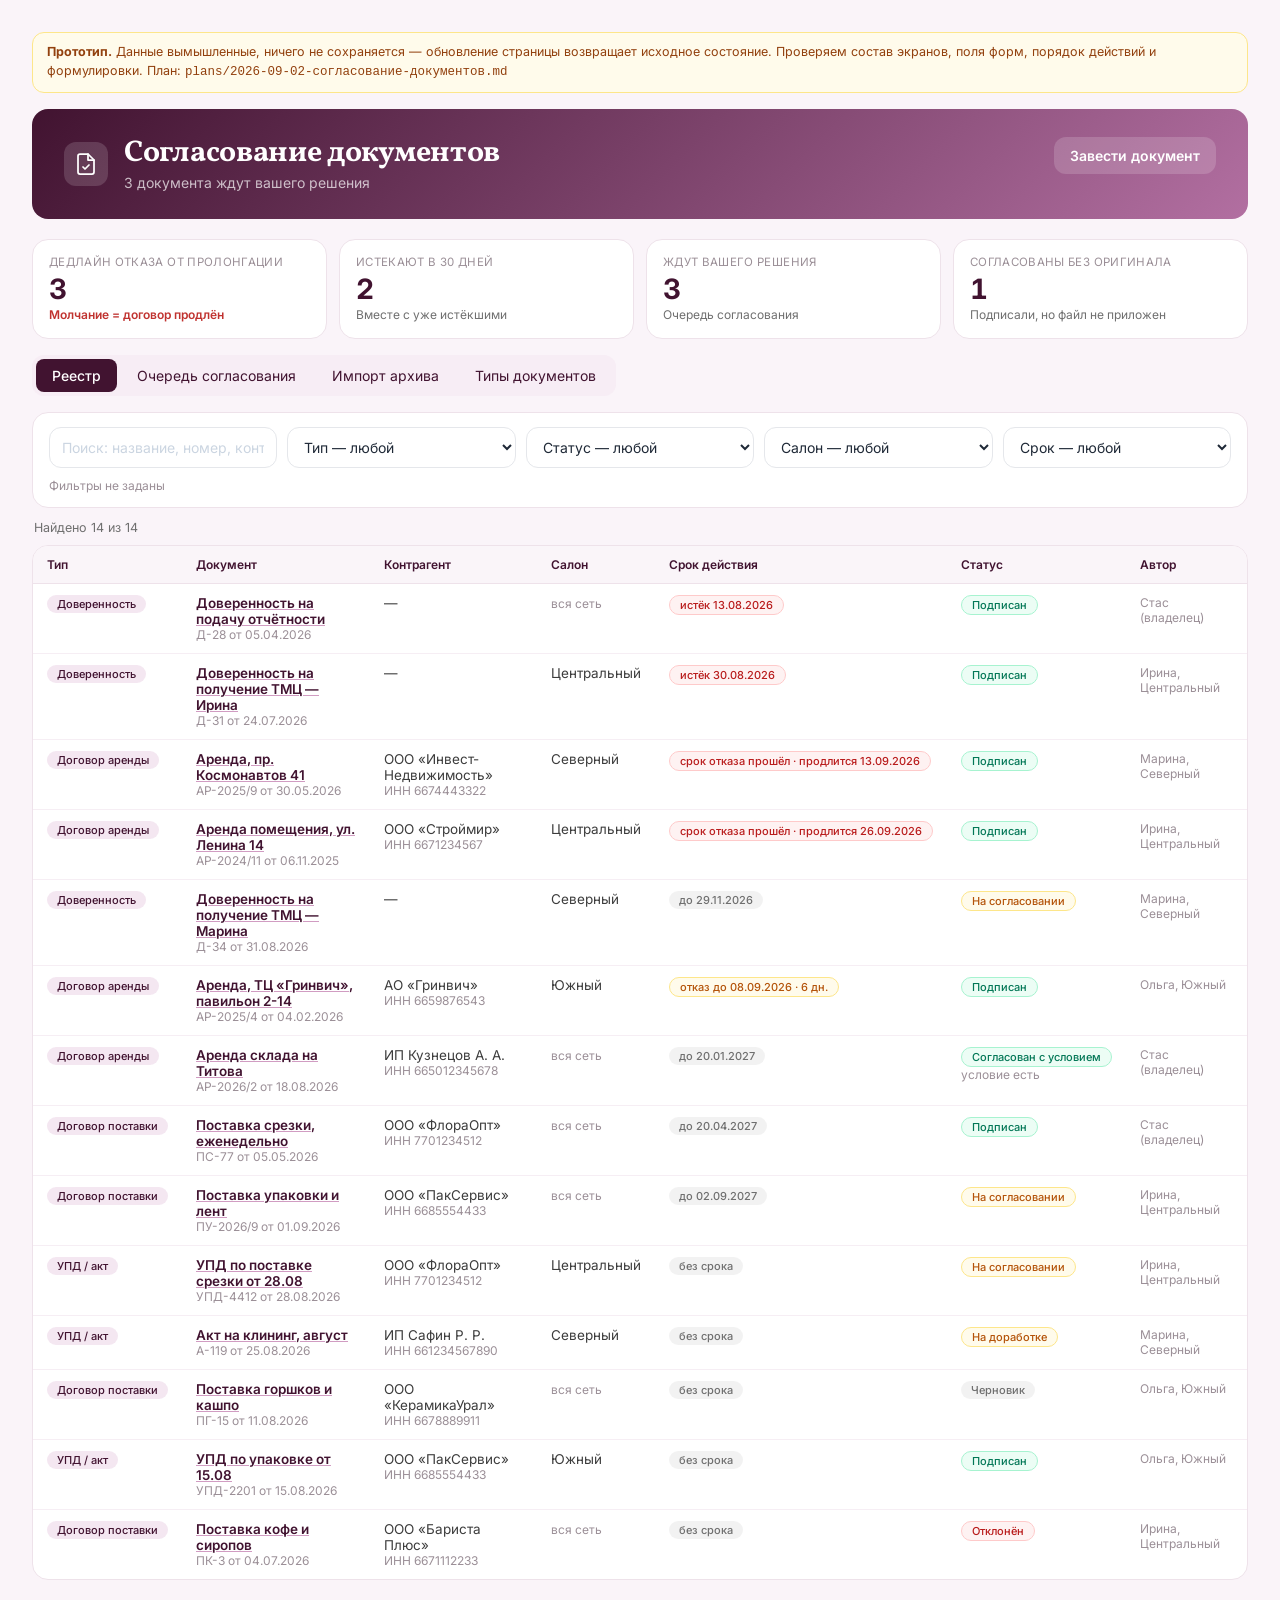
<file: prototypes/documents/index.html>
<!DOCTYPE html>
<html lang="ru">
<head>
<meta charset="utf-8">
<meta name="viewport" content="width=device-width, initial-scale=1">
<title>Согласование документов — прототип</title>
<link rel="preconnect" href="https://fonts.googleapis.com">
<link rel="preconnect" href="https://fonts.gstatic.com" crossorigin>
<link href="https://fonts.googleapis.com/css2?family=Vollkorn:wght@600;700&family=Inter:wght@400;500;600;700&display=swap" rel="stylesheet">
<style>
:root{
  --bx-darkest:#130810; --bx-dark:#1e0d1b; --bx-wine:#411330; --bx-primary:#4a1942;
  --bx-medium:#6b2660; --bx-accent:#8b3a7d;
  --bx-pink-deep:#B26FA1; --bx-pink:#D19CC2; --bx-pink-bright:#E1A4C9;
  --bx-pink-light:#E4C2DD; --bx-pink-wash:#F3E3EE;
  --bx-bg:#faf4f9; --bx-bg-2:#f5e8f3; --bx-white:#fff;
  --bx-text:#3C3C3C; --bx-text-2:#6F6F6F; --bx-muted:#9b8f97;
  --bx-border:#eee2ea; --bx-scroll:#d1b8ce;
  --bx-up:#0a7d3f; --bx-down:#c0322f;
  --bx-grad-header:linear-gradient(135deg,#411330 0%,#B26FA1 100%);
  --bx-grad-accent:linear-gradient(135deg,#E1A4C9 0%,#B26FA1 100%);
  --bx-r-sm:4px; --bx-r-md:6px; --bx-r-lg:8px; --bx-r-xl:12px; --bx-r-2xl:16px;
  --bx-font-head:'Vollkorn',Georgia,serif;
  --bx-font-body:'Inter','PT Sans',system-ui,-apple-system,sans-serif;
}
*{box-sizing:border-box}
body{margin:0;background:var(--bx-bg);color:var(--bx-text);font-family:var(--bx-font-body);
  -webkit-font-smoothing:antialiased;font-size:14px}
h1,h2,h3,h4{font-family:var(--bx-font-head);color:var(--bx-wine);font-weight:700;margin:0}
::-webkit-scrollbar{width:5px;height:5px}
::-webkit-scrollbar-track{background:transparent}
::-webkit-scrollbar-thumb{background:var(--bx-scroll);border-radius:4px}

.bx-page{width:100%;max-width:1400px;margin:0 auto;padding:32px}
@media(max-width:768px){.bx-page{padding:16px}}

/* ---------- Плашка прототипа ---------- */
.proto-note{background:#fffbeb;border:1px solid #fde68a;color:#92400e;border-radius:var(--bx-r-xl);
  padding:10px 14px;font-size:12.5px;margin-bottom:16px;line-height:1.5}

/* ---------- Шапка ---------- */
.bx-header{display:flex;align-items:flex-start;justify-content:space-between;gap:16px;
  background:var(--bx-grad-header);color:#fff;border-radius:var(--bx-r-2xl);padding:28px 32px;margin-bottom:20px}
.bx-header__left{display:flex;align-items:center;gap:16px;min-width:0}
.bx-header__icon{flex:0 0 auto;width:44px;height:44px;display:flex;align-items:center;justify-content:center;
  border-radius:var(--bx-r-xl);background:rgba(255,255,255,.15)}
.bx-header__title{font-size:30px;line-height:1.1;letter-spacing:-.01em;color:#fff}
.bx-header__subtitle{color:rgba(255,255,255,.7);font-size:14px;margin:4px 0 0}
.bx-header__actions{flex:0 0 auto;display:flex;align-items:center;gap:8px;flex-wrap:wrap}
.bx-header .bx-btn--light{background:rgba(255,255,255,.16);color:#fff}
.bx-header .bx-btn--light:hover{background:rgba(255,255,255,.24)}
@media(max-width:768px){.bx-header{flex-direction:column;padding:20px}.bx-header__title{font-size:22px}}

/* ---------- Карточки и KPI ---------- */
.bx-card{background:#fff;border:1px solid var(--bx-border);border-radius:var(--bx-r-2xl);padding:18px}
.bx-card__title{font-family:var(--bx-font-head);font-weight:600;font-size:15.5px;color:var(--bx-wine);margin:0}
.bx-card__caption{color:var(--bx-muted);font-size:12px;margin:2px 0 12px}
.kpis{display:grid;gap:12px;grid-template-columns:repeat(4,1fr);margin-bottom:16px}
@media(max-width:1000px){.kpis{grid-template-columns:repeat(2,1fr)}}
@media(max-width:560px){.kpis{grid-template-columns:1fr}}
.kpi{padding:16px;cursor:pointer;text-align:left;font:inherit;border:1px solid var(--bx-border);
  background:#fff;border-radius:var(--bx-r-2xl);transition:border-color .15s,box-shadow .15s}
.kpi:hover{border-color:var(--bx-pink);box-shadow:0 2px 10px rgba(65,19,48,.06)}
.kpi--active{border-color:var(--bx-wine);box-shadow:0 0 0 2px rgba(65,19,48,.08)}
.kpi__label{font-size:11.5px;color:var(--bx-muted);text-transform:uppercase;letter-spacing:.03em;line-height:1.2}
.kpi__value{font-weight:700;font-size:28px;color:var(--bx-wine);margin:6px 0 4px;line-height:1;
  font-variant-numeric:tabular-nums lining-nums;letter-spacing:-.01em}
.kpi__hint{font-size:12px;color:var(--bx-text-2)}
.kpi__hint--warn{color:var(--bx-down);font-weight:600}

/* ---------- Табы ---------- */
.bx-tabs{display:inline-flex;flex-wrap:wrap;gap:4px;padding:4px;border-radius:var(--bx-r-xl);
  background:rgba(228,194,221,.15);margin-bottom:16px}
.bx-tab{padding:8px 16px;font-size:14px;border-radius:var(--bx-r-lg);color:var(--bx-wine);
  background:none;border:none;cursor:pointer;font-family:inherit;white-space:nowrap}
.bx-tab:hover{background:rgba(228,194,221,.25)}
.bx-tab--active{background:var(--bx-wine);color:#fff;font-weight:500}

/* ---------- Кнопки, поля, бейджи ---------- */
.bx-btn{display:inline-flex;align-items:center;justify-content:center;gap:8px;padding:10px 16px;
  border-radius:var(--bx-r-xl);border:none;cursor:pointer;font-size:14px;font-weight:600;
  font-family:inherit;background:var(--bx-wine);color:#fff;transition:opacity .15s}
.bx-btn:disabled{opacity:.5;cursor:default}
.bx-btn:hover:not(:disabled){opacity:.92}
.bx-btn--ghost{background:transparent;color:var(--bx-wine);border:1px solid var(--bx-border)}
.bx-btn--ghost:hover{background:var(--bx-bg-2)}
.bx-btn--danger{background:#fff;color:var(--bx-down);border:1px solid #f3c9c8}
.bx-btn--sm{padding:7px 12px;font-size:13px}
.bx-input,select.bx-input,textarea.bx-input{width:100%;padding:10px 12px;border-radius:var(--bx-r-xl);
  border:1px solid #e5e7eb;font-size:14px;color:#1f2937;outline:none;font-family:inherit;background:#fff;
  transition:box-shadow .15s,border-color .15s}
.bx-input:focus{border-color:var(--bx-pink-deep);box-shadow:0 0 0 3px rgba(178,111,161,.15)}
.bx-input::placeholder{color:#cbd5e1}
textarea.bx-input{resize:vertical;min-height:72px}
.bx-badge{display:inline-block;border-radius:9999px;padding:2px 10px;font-size:11px;font-weight:500;white-space:nowrap}
.b-neutral{background:rgba(0,0,0,.05);color:#6F6F6F}
.b-ok{background:#ecfdf5;color:#047857;border:1px solid #a7f3d0}
.b-warn{background:#fffbeb;color:#b45309;border:1px solid #fde68a}
.b-bad{background:#fef2f2;color:#b91c1c;border:1px solid #fecaca}
.b-brand{background:rgba(228,194,221,.4);color:#411330}
.b-pink{background:#B26FA1;color:#fff}
.field{margin-bottom:12px}
.field__label{display:block;font-size:12px;color:var(--bx-text-2);margin-bottom:5px;font-weight:500}
.field__hint{font-size:11.5px;color:var(--bx-muted);margin-top:4px}
.grid2{display:grid;grid-template-columns:1fr 1fr;gap:12px}
@media(max-width:640px){.grid2{grid-template-columns:1fr}}

/* ---------- Фильтры ---------- */
.filters{background:#fff;border:1px solid var(--bx-border);border-radius:var(--bx-r-2xl);padding:14px 16px;margin-bottom:12px}
.filters__row{display:grid;grid-template-columns:repeat(5,1fr);gap:10px}
@media(max-width:1000px){.filters__row{grid-template-columns:repeat(2,1fr)}}
@media(max-width:560px){.filters__row{grid-template-columns:1fr}}
.chips{display:flex;flex-wrap:wrap;gap:6px;margin-top:10px;align-items:center}
.chip{display:inline-flex;align-items:center;gap:6px;background:var(--bx-pink-wash);color:var(--bx-wine);
  border-radius:9999px;padding:4px 8px 4px 12px;font-size:12px}
.chip button{border:none;background:none;cursor:pointer;color:var(--bx-wine);font-size:14px;line-height:1;padding:0 2px}
.result-line{font-size:12.5px;color:var(--bx-text-2);margin:10px 2px}

/* ---------- Таблица ---------- */
.table-wrap{background:#fff;border:1px solid var(--bx-border);border-radius:var(--bx-r-2xl);overflow:hidden}
table.reg{width:100%;border-collapse:collapse;font-size:13.5px}
table.reg th{background:#faf5f9;color:var(--bx-wine);font-weight:600;text-align:left;padding:11px 14px;
  border-bottom:1px solid var(--bx-border);font-size:12px;white-space:nowrap;cursor:pointer;user-select:none}
table.reg th:hover{background:var(--bx-bg-2)}
table.reg td{padding:11px 14px;border-bottom:1px solid #f6eef4;vertical-align:top}
table.reg tr:last-child td{border-bottom:none}
table.reg tbody tr:hover{background:#fdf9fc}
.doc-link{background:none;border:none;padding:0;font:inherit;font-weight:600;color:var(--bx-wine);
  cursor:pointer;text-align:left;text-decoration:underline;text-decoration-color:var(--bx-pink)}
.muted{color:var(--bx-muted);font-size:12px}
.row-cancelled{opacity:.55}
.empty{padding:36px;text-align:center;color:var(--bx-muted)}

/* ---------- Очередь ---------- */
.queue{display:grid;grid-template-columns:300px 1fr;gap:12px}
@media(max-width:900px){.queue{grid-template-columns:1fr}}
.queue__list{background:#fff;border:1px solid var(--bx-border);border-radius:var(--bx-r-2xl);overflow:hidden;
  max-height:640px;overflow-y:auto}
.qitem{padding:12px 14px;border-bottom:1px solid #f6eef4;cursor:pointer;background:none;border-left:none;
  border-right:none;border-top:none;width:100%;text-align:left;font:inherit}
.qitem:hover{background:#fdf9fc}
.qitem--active{background:var(--bx-pink-wash)}
.qitem__title{font-weight:600;color:var(--bx-wine);font-size:13.5px;margin-bottom:3px}
.doc-preview{background:#f7f2f6;border:1px dashed var(--bx-border);border-radius:var(--bx-r-xl);
  min-height:260px;display:flex;align-items:center;justify-content:center;color:var(--bx-muted);
  text-align:center;padding:20px;font-size:13px}
.split{display:grid;grid-template-columns:1fr 340px;gap:14px}
@media(max-width:900px){.split{grid-template-columns:1fr}}

/* ---------- Модалка ---------- */
.overlay{position:fixed;inset:0;background:rgba(19,8,16,.45);display:none;align-items:flex-start;
  justify-content:center;padding:24px;z-index:2000;overflow-y:auto}
.overlay--open{display:flex}
.modal{background:#fff;border-radius:var(--bx-r-2xl);width:100%;max-width:1040px;margin:auto;
  box-shadow:0 20px 60px rgba(19,8,16,.25)}
.modal--narrow{max-width:620px}
.modal__head{display:flex;align-items:flex-start;justify-content:space-between;gap:12px;
  padding:18px 22px;border-bottom:1px solid var(--bx-border)}
.modal__body{padding:20px 22px;max-height:calc(100vh - 200px);overflow-y:auto}
.modal__foot{padding:14px 22px;border-top:1px solid var(--bx-border);display:flex;gap:8px;flex-wrap:wrap;justify-content:flex-end}
.icon-btn{background:none;border:none;cursor:pointer;color:var(--bx-muted);font-size:22px;line-height:1;padding:2px 6px}
.icon-btn:hover{color:var(--bx-wine)}

/* ---------- Лента и лист согласования ---------- */
.feed{border-top:1px solid var(--bx-border);margin-top:14px;padding-top:12px}
.feed__item{display:flex;gap:10px;padding:8px 0;font-size:13px;border-bottom:1px solid #f6eef4}
.feed__item:last-child{border-bottom:none}
.feed__dot{flex:0 0 auto;width:8px;height:8px;border-radius:50%;background:var(--bx-pink);margin-top:6px}
.feed__msg{background:var(--bx-pink-wash);border-radius:var(--bx-r-lg);padding:8px 10px}
.approval{border:1px solid var(--bx-border);border-radius:var(--bx-r-xl);padding:10px 12px;margin-bottom:8px}
.kv{display:grid;grid-template-columns:150px 1fr;gap:6px 10px;font-size:13px}
.kv dt{color:var(--bx-text-2)}
.kv dd{margin:0;color:var(--bx-text);font-weight:500}

/* ---------- Файлы и импорт ---------- */
.dropzone{border:2px dashed var(--bx-pink);border-radius:var(--bx-r-xl);padding:24px;text-align:center;
  color:var(--bx-text-2);background:#fdf9fc;font-size:13px}
.dropzone--hot{background:var(--bx-pink-wash);border-color:var(--bx-pink-deep)}
.files{display:flex;flex-wrap:wrap;gap:8px;margin-top:10px}
.file-chip{display:inline-flex;align-items:center;gap:8px;border:1px solid var(--bx-border);
  border-radius:var(--bx-r-lg);padding:6px 10px;font-size:12.5px;background:#fff}
.import-row{display:grid;grid-template-columns:1.4fr 1fr 1fr .8fr auto;gap:8px;align-items:center;
  padding:10px 0;border-bottom:1px solid #f6eef4}
@media(max-width:900px){.import-row{grid-template-columns:1fr 1fr}}
.report{background:var(--bx-pink-wash);border-radius:var(--bx-r-xl);padding:12px 14px;font-size:13px;margin-top:12px}

/* ---------- Печатная форма ---------- */
.sheet{background:#fff;color:#111;padding:40px;font-size:14px;line-height:1.6;max-width:800px;margin:0 auto}
.sheet h2{font-family:var(--bx-font-head);text-align:center;margin-bottom:20px}
.sheet__sign{margin-top:48px;display:flex;justify-content:space-between;gap:24px}
@media print{
  body *{visibility:hidden}
  .sheet,.sheet *{visibility:visible}
  .sheet{position:absolute;left:0;top:0;width:100%;padding:0}
}

/* ---------- Тост ---------- */
.toast{position:fixed;left:50%;bottom:26px;transform:translateX(-50%);background:var(--bx-wine);color:#fff;
  padding:11px 18px;border-radius:var(--bx-r-xl);font-size:13.5px;z-index:5000;opacity:0;pointer-events:none;
  transition:opacity .2s}
.toast--show{opacity:1}
.warn-box{background:#fffbeb;border:1px solid #fde68a;color:#92400e;border-radius:var(--bx-r-lg);
  padding:9px 12px;font-size:12.5px;margin-bottom:12px}
.sec-title{font-family:var(--bx-font-head);color:var(--bx-wine);font-weight:600;font-size:14.5px;margin:18px 0 8px}
.sec-title:first-child{margin-top:0}
</style>
</head>
<body>
<div class="bx-page">

  <div class="proto-note">
    <strong>Прототип.</strong> Данные вымышленные, ничего не сохраняется — обновление страницы возвращает
    исходное состояние. Проверяем состав экранов, поля форм, порядок действий и формулировки.
    План: <code>plans/2026-09-02-согласование-документов.md</code>
  </div>

  <header class="bx-header">
    <div class="bx-header__left">
      <span class="bx-header__icon">
        <svg width="24" height="24" viewBox="0 0 24 24" fill="none" stroke="#fff" stroke-width="1.75"
             stroke-linecap="round" stroke-linejoin="round" aria-hidden="true">
          <path d="M14 2H6a2 2 0 0 0-2 2v16a2 2 0 0 0 2 2h12a2 2 0 0 0 2-2V8z"/>
          <path d="M14 2v6h6"/><path d="M9 15l2 2 4-4"/>
        </svg>
      </span>
      <div>
        <h1 class="bx-header__title">Согласование документов</h1>
        <p class="bx-header__subtitle" id="headerSub">Доверенности, договоры, УПД — заведение, согласование, сроки</p>
      </div>
    </div>
    <div class="bx-header__actions">
      <button class="bx-btn bx-btn--light" id="btnNew">Завести документ</button>
    </div>
  </header>

  <div class="kpis" id="kpis"></div>

  <div class="bx-tabs" role="tablist">
    <button class="bx-tab bx-tab--active" data-view="registry">Реестр</button>
    <button class="bx-tab" data-view="queue">Очередь согласования</button>
    <button class="bx-tab" data-view="import">Импорт архива</button>
    <button class="bx-tab" data-view="types">Типы документов</button>
  </div>

  <div id="viewRegistry">
    <div class="filters">
      <div class="filters__row">
        <input class="bx-input" id="fSearch" placeholder="Поиск: название, номер, контрагент">
        <select class="bx-input" id="fType"></select>
        <select class="bx-input" id="fStatus"></select>
        <select class="bx-input" id="fStore"></select>
        <select class="bx-input" id="fDeadline">
          <option value="">Срок — любой</option>
          <option value="30">Истекает в 30 дней</option>
          <option value="notice">Скоро дедлайн отказа</option>
          <option value="none">Без срока</option>
          <option value="expired">Просрочен</option>
        </select>
      </div>
      <div class="chips" id="chips"></div>
    </div>
    <div class="result-line" id="resultLine"></div>
    <div class="table-wrap">
      <table class="reg">
        <thead>
          <tr>
            <th data-sort="type">Тип</th>
            <th data-sort="title">Документ</th>
            <th data-sort="counterparty">Контрагент</th>
            <th data-sort="store">Салон</th>
            <th data-sort="valid_until">Срок действия</th>
            <th data-sort="status">Статус</th>
            <th data-sort="created_by">Автор</th>
          </tr>
        </thead>
        <tbody id="regBody"></tbody>
      </table>
    </div>
  </div>

  <div id="viewQueue" style="display:none">
    <div class="queue">
      <div class="queue__list" id="queueList"></div>
      <div class="bx-card" id="queuePanel"></div>
    </div>
  </div>

  <div id="viewImport" style="display:none">
    <div class="bx-card">
      <h3 class="bx-card__title">Импорт архива договоров</h3>
      <p class="bx-card__caption">Заливаем папку целиком, потом разбираем карточки. Повторная заливка того же
        файла дубль не создаёт — сверка идёт по содержимому файла.</p>
      <div class="dropzone" id="importZone">
        Перетащите файлы сюда или
        <button class="bx-btn bx-btn--ghost bx-btn--sm" id="btnFakeUpload" style="margin-left:6px">выбрать файлы</button>
        <div class="muted" style="margin-top:8px">PDF, JPG, PNG. В прототипе кнопка добавляет шесть тестовых файлов.</div>
      </div>
      <div id="importReport"></div>
      <div id="importList"></div>
    </div>
  </div>

  <div id="viewTypes" style="display:none">
    <div class="bx-card">
      <h3 class="bx-card__title">Типы документов</h3>
      <p class="bx-card__caption">Тип определяет, какие поля обязательны, за сколько дней напоминать,
        кому документ виден и можно ли отправлять его скан на распознавание.</p>
      <div class="table-wrap" style="border-radius:var(--bx-r-xl)">
        <table class="reg">
          <thead><tr>
            <th style="cursor:default">Тип</th><th style="cursor:default">Обязательные поля</th>
            <th style="cursor:default">Напомнить</th><th style="cursor:default">Срок согласования</th>
            <th style="cursor:default">Персональные данные</th><th style="cursor:default">Распознавание</th>
            <th style="cursor:default">Видят управляющие</th>
          </tr></thead>
          <tbody id="typesBody"></tbody>
        </table>
      </div>
    </div>
  </div>
</div>

<div class="overlay" id="overlay"><div class="modal" id="modal"></div></div>
<div class="toast" id="toast"></div>

<script>
/* ===================== Данные ===================== */
const TYPES = [
  {code:'poa', name:'Доверенность', amount:false, validity:true, counterparty:false, subject:true,
   sensitive:true, ai:false, managers:true, remind:14, sla:8, print:true},
  {code:'rent', name:'Договор аренды', amount:true, validity:true, counterparty:true, subject:false,
   sensitive:false, ai:true, managers:true, remind:30, sla:48, print:false},
  {code:'supply', name:'Договор поставки', amount:true, validity:true, counterparty:true, subject:false,
   sensitive:false, ai:true, managers:false, remind:30, sla:48, print:false},
  {code:'upd', name:'УПД / акт', amount:true, validity:false, counterparty:true, subject:false,
   sensitive:false, ai:true, managers:false, remind:null, sla:24, print:false}
];
const STORES = ['Центральный','Северный','Южный','Онлайн'];
const PAYERS = ['ООО «Бархат»','ИП Иванова С. В.'];
const PEOPLE = ['Стас (владелец)','Ирина, Центральный','Марина, Северный','Ольга, Южный'];
const STATUS = {
  draft:{label:'Черновик',cls:'b-neutral'},
  on_approval:{label:'На согласовании',cls:'b-warn'},
  rework:{label:'На доработке',cls:'b-warn'},
  approved:{label:'Согласован',cls:'b-ok'},
  approved_cond:{label:'Согласован с условием',cls:'b-ok'},
  rejected:{label:'Отклонён',cls:'b-bad'},
  signing:{label:'На подписании',cls:'b-pink'},
  signed:{label:'Подписан',cls:'b-ok'},
  cancelled:{label:'Отменён',cls:'b-neutral'}
};
const today = new Date('2026-09-02T09:00:00');
function d(offset){const x=new Date(today);x.setDate(x.getDate()+offset);return x.toISOString().slice(0,10);}

let SEQ = 100;
let DOCS = [
  {id:++SEQ,type:'rent',title:'Аренда помещения, ул. Ленина 14',number:'АР-2024/11',date:d(-300),
   counterparty:'ООО «Строймир»',inn:'6671234567',store:'Центральный',payer:PAYERS[0],amount:145000,
   valid_until:d(24),notice:60,auto_renew:true,status:'signed',created_by:PEOPLE[1],signed_method:'paper',
   files:[{kind:'signed',name:'аренда-ленина-14.pdf'}],
   history:[{t:d(-300),who:PEOPLE[1],what:'Документ заведён'},{t:d(-298),who:PEOPLE[0],what:'Согласован'},
            {t:d(-296),who:PEOPLE[0],what:'Отмечен подписанным (бумага)'}],
   comments:[]},
  {id:++SEQ,type:'rent',title:'Аренда, ТЦ «Гринвич», павильон 2-14',number:'АР-2025/4',date:d(-210),
   counterparty:'АО «Гринвич»',inn:'6659876543',store:'Южный',payer:PAYERS[0],amount:210000,
   valid_until:d(96),notice:90,auto_renew:true,status:'signed',created_by:PEOPLE[3],signed_method:'edo',
   files:[{kind:'signed',name:'грин-павильон.pdf'}],
   history:[{t:d(-210),who:PEOPLE[3],what:'Документ заведён'},{t:d(-207),who:PEOPLE[0],what:'Согласован'}],
   comments:[]},
  {id:++SEQ,type:'supply',title:'Поставка срезки, еженедельно',number:'ПС-77',date:d(-120),
   counterparty:'ООО «ФлораОпт»',inn:'7701234512',store:null,payer:PAYERS[0],amount:0,
   valid_until:d(230),notice:30,auto_renew:false,status:'signed',created_by:PEOPLE[0],signed_method:'edo',
   files:[{kind:'signed',name:'floraopt-dogovor.pdf'}],
   history:[{t:d(-120),who:PEOPLE[0],what:'Документ заведён'}],comments:[]},
  {id:++SEQ,type:'poa',title:'Доверенность на получение ТМЦ — Ирина',number:'Д-31',date:d(-40),
   counterparty:null,inn:null,store:'Центральный',payer:PAYERS[0],amount:null,subject:PEOPLE[1],
   valid_until:d(-3),notice:null,auto_renew:false,status:'signed',created_by:PEOPLE[1],signed_method:'paper',
   files:[{kind:'signed',name:'doverennost-31.pdf'}],
   history:[{t:d(-40),who:PEOPLE[1],what:'Документ заведён'},{t:d(-39),who:PEOPLE[0],what:'Согласован'}],
   comments:[]},
  {id:++SEQ,type:'poa',title:'Доверенность на получение ТМЦ — Марина',number:'Д-34',date:d(-2),
   counterparty:null,inn:null,store:'Северный',payer:PAYERS[0],amount:null,subject:PEOPLE[2],
   valid_until:d(88),notice:null,auto_renew:false,status:'on_approval',created_by:PEOPLE[2],
   files:[],history:[{t:d(-2),who:PEOPLE[2],what:'Отправлен на согласование'}],
   comments:[{t:d(-2),who:PEOPLE[2],msg:'Нужна к четвергу — забираем горшки на складе.'}]},
  {id:++SEQ,type:'supply',title:'Поставка упаковки и лент',number:'ПУ-2026/9',date:d(-1),
   counterparty:'ООО «ПакСервис»',inn:'6685554433',store:null,payer:PAYERS[0],amount:0,
   valid_until:d(365),notice:30,auto_renew:true,status:'on_approval',created_by:PEOPLE[1],
   files:[{kind:'draft',name:'pak-service-v2.pdf'}],
   history:[{t:d(-1),who:PEOPLE[1],what:'Отправлен на согласование'}],
   comments:[{t:d(-1),who:PEOPLE[1],msg:'Цены выросли на 8%, но отсрочка стала 21 день.'}]},
  {id:++SEQ,type:'upd',title:'УПД по поставке срезки от 28.08',number:'УПД-4412',date:d(-5),
   counterparty:'ООО «ФлораОпт»',inn:'7701234512',store:'Центральный',payer:PAYERS[0],amount:86400,
   valid_until:null,notice:null,auto_renew:false,status:'on_approval',created_by:PEOPLE[1],
   files:[{kind:'draft',name:'upd-4412.pdf'}],
   history:[{t:d(-5),who:PEOPLE[1],what:'Отправлен на согласование'}],comments:[]},
  {id:++SEQ,type:'upd',title:'Акт на клининг, август',number:'А-119',date:d(-8),
   counterparty:'ИП Сафин Р. Р.',inn:'661234567890',store:'Северный',payer:PAYERS[1],amount:24000,
   valid_until:null,notice:null,auto_renew:false,status:'rework',created_by:PEOPLE[2],
   files:[{kind:'draft',name:'akt-119.jpg'}],
   history:[{t:d(-8),who:PEOPLE[2],what:'Отправлен на согласование'},
            {t:d(-7),who:PEOPLE[0],what:'Возвращён на доработку: сумма не сходится с договором'}],
   comments:[{t:d(-7),who:PEOPLE[0],msg:'В договоре 22 000. Уточни, откуда 24 000.'}]},
  {id:++SEQ,type:'rent',title:'Аренда склада на Титова',number:'АР-2026/2',date:d(-15),
   counterparty:'ИП Кузнецов А. А.',inn:'665012345678',store:null,payer:PAYERS[0],amount:38000,
   valid_until:d(140),notice:30,auto_renew:false,status:'approved_cond',created_by:PEOPLE[0],
   files:[{kind:'draft',name:'sklad-titova.pdf'}],
   history:[{t:d(-15),who:PEOPLE[0],what:'Документ заведён'},
            {t:d(-13),who:PEOPLE[0],what:'Согласован с условием: убрать п. 5.4 про индексацию'}],
   comments:[],condition:'Убрать пункт 5.4 про ежегодную индексацию 12%'},
  {id:++SEQ,type:'supply',title:'Поставка горшков и кашпо',number:'ПГ-15',date:d(-22),
   counterparty:'ООО «КерамикаУрал»',inn:'6678889911',store:null,payer:PAYERS[0],amount:0,
   valid_until:null,notice:null,auto_renew:false,status:'draft',created_by:PEOPLE[3],
   files:[],history:[{t:d(-22),who:PEOPLE[3],what:'Черновик создан'}],comments:[]},
  {id:++SEQ,type:'upd',title:'УПД по упаковке от 15.08',number:'УПД-2201',date:d(-18),
   counterparty:'ООО «ПакСервис»',inn:'6685554433',store:'Южный',payer:PAYERS[0],amount:31200,
   valid_until:null,notice:null,auto_renew:false,status:'signed',created_by:PEOPLE[3],signed_method:'edo',
   files:[{kind:'signed',name:'upd-2201.pdf'}],
   history:[{t:d(-18),who:PEOPLE[3],what:'Документ заведён'},{t:d(-17),who:PEOPLE[0],what:'Согласован'}],
   comments:[]},
  {id:++SEQ,type:'rent',title:'Аренда, пр. Космонавтов 41',number:'АР-2025/9',date:d(-95),
   counterparty:'ООО «Инвест-Недвижимость»',inn:'6674443322',store:'Северный',payer:PAYERS[0],amount:98000,
   valid_until:d(11),notice:30,auto_renew:true,status:'signed',created_by:PEOPLE[2],signed_method:'paper',
   files:[{kind:'signed',name:'kosmonavtov-41.pdf'}],
   history:[{t:d(-95),who:PEOPLE[2],what:'Документ заведён'}],comments:[]},
  {id:++SEQ,type:'poa',title:'Доверенность на подачу отчётности',number:'Д-28',date:d(-150),
   counterparty:null,inn:null,store:null,payer:PAYERS[0],amount:null,subject:PEOPLE[0],
   valid_until:d(-20),notice:null,auto_renew:false,status:'signed',created_by:PEOPLE[0],signed_method:'kep',
   files:[{kind:'signed',name:'d-28.pdf'}],history:[{t:d(-150),who:PEOPLE[0],what:'Документ заведён'}],
   comments:[]},
  {id:++SEQ,type:'supply',title:'Поставка кофе и сиропов',number:'ПК-3',date:d(-60),
   counterparty:'ООО «Бариста Плюс»',inn:'6671112233',store:null,payer:PAYERS[1],amount:0,
   valid_until:null,notice:null,auto_renew:false,status:'rejected',created_by:PEOPLE[1],
   files:[],history:[{t:d(-60),who:PEOPLE[1],what:'Отправлен на согласование'},
                     {t:d(-58),who:PEOPLE[0],what:'Отклонён: не наш профиль'}],comments:[]}
];

/* ===================== Утилиты ===================== */
function esc(s){return String(s==null?'':s).replace(/&/g,'&amp;').replace(/</g,'&lt;')
  .replace(/>/g,'&gt;').replace(/"/g,'&quot;').replace(/'/g,'&#39;');}
function typeOf(code){return TYPES.find(t=>t.code===code)||TYPES[0];}
function fmtDate(iso){if(!iso)return '—';const[y,m,dd]=iso.split('-');return `${dd}.${m}.${y}`;}
function fmtMoney(v){if(v==null||v===0)return '—';return v.toLocaleString('ru-RU')+' ₽';}
function daysLeft(iso){if(!iso)return null;return Math.round((new Date(iso)-today)/86400000);}
function noticeDate(doc){
  if(!doc.valid_until||!doc.notice)return null;
  const x=new Date(doc.valid_until);x.setDate(x.getDate()-doc.notice);return x.toISOString().slice(0,10);
}
/* Дедлайн, о котором надо помнить: у автопролонгации это срок отказа, а не дата окончания */
function deadlineInfo(doc){
  const nd=noticeDate(doc), dl=daysLeft(doc.valid_until);
  if(!doc.valid_until)return{text:'без срока',cls:'b-neutral',days:null,kind:'none'};
  if(doc.auto_renew&&nd){
    const nl=daysLeft(nd);
    if(nl<0)return{text:`срок отказа прошёл · продлится ${fmtDate(doc.valid_until)}`,cls:'b-bad',
      days:nl,kind:'notice_passed'};
    if(nl<=45)return{text:`отказ до ${fmtDate(nd)} · ${nl} дн.`,cls:'b-warn',days:nl,kind:'notice'};
    return{text:`до ${fmtDate(doc.valid_until)}`,cls:'b-neutral',days:dl,kind:'ok'};
  }
  if(dl<0)return{text:`истёк ${fmtDate(doc.valid_until)}`,cls:'b-bad',days:dl,kind:'expired'};
  if(dl<=30)return{text:`истекает через ${dl} дн.`,cls:'b-warn',days:dl,kind:'soon'};
  return{text:`до ${fmtDate(doc.valid_until)}`,cls:'b-neutral',days:dl,kind:'ok'};
}
function toast(msg){const t=document.getElementById('toast');t.textContent=msg;t.classList.add('toast--show');
  clearTimeout(t._h);t._h=setTimeout(()=>t.classList.remove('toast--show'),2600);}
function $(id){return document.getElementById(id);}

/* ===================== Состояние ===================== */
let state={view:'registry',search:'',type:'',status:'',store:'',deadline:'',
  sort:'valid_until',dir:'asc',kpi:'',queueId:null,imported:[]};

/* ===================== KPI ===================== */
function kpiSets(){
  const alive=DOCS.filter(x=>x.status!=='cancelled');
  return {
    notice:alive.filter(x=>{const i=deadlineInfo(x);return i.kind==='notice'||i.kind==='notice_passed';}),
    soon:alive.filter(x=>{const i=deadlineInfo(x);return i.kind==='soon'||i.kind==='expired';}),
    wait:alive.filter(x=>x.status==='on_approval'),
    noorig:alive.filter(x=>(x.status==='approved'||x.status==='approved_cond'||x.status==='signing')
      &&!x.files.some(f=>f.kind==='signed'))
  };
}
function renderKpis(){
  const s=kpiSets();
  const cards=[
    {key:'notice',label:'Дедлайн отказа от пролонгации',val:s.notice.length,
     hint:s.notice.length?'Молчание = договор продлён':'Ближайших нет',warn:!!s.notice.length},
    {key:'soon',label:'Истекают в 30 дней',val:s.soon.length,hint:'Вместе с уже истёкшими'},
    {key:'wait',label:'Ждут вашего решения',val:s.wait.length,hint:'Очередь согласования'},
    {key:'noorig',label:'Согласованы без оригинала',val:s.noorig.length,hint:'Подписали, но файл не приложен'}
  ];
  $('kpis').innerHTML=cards.map(c=>`
    <button class="kpi${state.kpi===c.key?' kpi--active':''}" data-kpi="${c.key}">
      <div class="kpi__label">${esc(c.label)}</div>
      <div class="kpi__value">${c.val}</div>
      <div class="kpi__hint${c.warn?' kpi__hint--warn':''}">${esc(c.hint)}</div>
    </button>`).join('');
  $('kpis').querySelectorAll('[data-kpi]').forEach(b=>b.onclick=()=>{
    state.kpi=state.kpi===b.dataset.kpi?'':b.dataset.kpi;
    if(state.kpi==='wait'){state.status='on_approval';state.deadline='';}
    else if(state.kpi==='notice'){state.deadline='notice';state.status='';}
    else if(state.kpi==='soon'){state.deadline='30';state.status='';}
    else if(state.kpi==='noorig'){state.status='';state.deadline='';}
    else {state.status='';state.deadline='';}
    switchView('registry');syncFilterInputs();renderAll();
  });
}

/* ===================== Реестр ===================== */
function visibleDocs(){
  let list=DOCS.slice();
  if(state.kpi==='noorig')list=kpiSets().noorig.slice();
  const q=state.search.trim().toLowerCase();
  if(q)list=list.filter(x=>[x.title,x.number,x.counterparty,x.inn].filter(Boolean)
    .some(v=>String(v).toLowerCase().includes(q)));
  if(state.type)list=list.filter(x=>x.type===state.type);
  if(state.status)list=list.filter(x=>x.status===state.status);
  if(state.store)list=list.filter(x=>x.store===state.store);
  if(state.deadline){
    list=list.filter(x=>{
      const i=deadlineInfo(x);
      if(state.deadline==='30')return i.kind==='soon'||i.kind==='expired';
      if(state.deadline==='notice')return i.kind==='notice'||i.kind==='notice_passed';
      if(state.deadline==='none')return i.kind==='none';
      if(state.deadline==='expired')return i.kind==='expired'||i.kind==='notice_passed';
      return true;
    });
  }
  const dir=state.dir==='asc'?1:-1;
  list.sort((a,b)=>{
    const get=x=>({type:typeOf(x.type).name,title:x.title,counterparty:x.counterparty||'',
      store:x.store||'',valid_until:x.valid_until||'9999-12-31',status:STATUS[x.status].label,
      created_by:x.created_by}[state.sort]);
    return String(get(a)).localeCompare(String(get(b)),'ru')*dir;
  });
  return list;
}
function renderChips(){
  const items=[];
  if(state.search)items.push(['search',`Поиск: ${state.search}`]);
  if(state.type)items.push(['type',typeOf(state.type).name]);
  if(state.status)items.push(['status',STATUS[state.status].label]);
  if(state.store)items.push(['store',state.store]);
  if(state.deadline)items.push(['deadline',{'30':'Истекает в 30 дней',notice:'Скоро дедлайн отказа',
    none:'Без срока',expired:'Просрочен'}[state.deadline]]);
  if(state.kpi==='noorig')items.push(['kpi','Согласованы без оригинала']);
  $('chips').innerHTML=items.length
    ? items.map(([k,v])=>`<span class="chip">${esc(v)}<button data-chip="${k}" title="Убрать">&times;</button></span>`).join('')
      +`<button class="bx-btn bx-btn--ghost bx-btn--sm" id="resetAll">Сбросить всё</button>`
    : '<span class="muted">Фильтры не заданы</span>';
  $('chips').querySelectorAll('[data-chip]').forEach(b=>b.onclick=()=>{
    state[b.dataset.chip]='';if(b.dataset.chip==='kpi')state.kpi='';syncFilterInputs();renderAll();});
  const r=$('resetAll');
  if(r)r.onclick=()=>{state.search='';state.type='';state.status='';state.store='';state.deadline='';
    state.kpi='';syncFilterInputs();renderAll();};
}
function renderRegistry(){
  const list=visibleDocs();
  $('resultLine').textContent=`Найдено ${list.length} из ${DOCS.length}`;
  $('regBody').innerHTML=list.length?list.map(x=>{
    const dl=deadlineInfo(x),st=STATUS[x.status];
    return `<tr class="${x.status==='cancelled'?'row-cancelled':''}">
      <td><span class="bx-badge b-brand">${esc(typeOf(x.type).name)}</span></td>
      <td><button class="doc-link" data-open="${x.id}">${esc(x.title)}</button>
          <div class="muted">${esc(x.number)} от ${fmtDate(x.date)}</div></td>
      <td>${esc(x.counterparty||'—')}${x.inn?`<div class="muted">ИНН ${esc(x.inn)}</div>`:''}</td>
      <td>${x.store?esc(x.store):'<span class="muted">вся сеть</span>'}</td>
      <td><span class="bx-badge ${dl.cls}">${esc(dl.text)}</span></td>
      <td><span class="bx-badge ${st.cls}">${esc(st.label)}</span>
          ${x.condition?`<div class="muted">условие есть</div>`:''}</td>
      <td class="muted">${esc(x.created_by)}</td></tr>`;
  }).join(''):'<tr><td colspan="7" class="empty">Ничего не найдено. Снимите часть фильтров.</td></tr>';
  $('regBody').querySelectorAll('[data-open]').forEach(b=>b.onclick=()=>openCard(+b.dataset.open));
}

/* ===================== Очередь ===================== */
function renderQueue(){
  const list=DOCS.filter(x=>x.status==='on_approval');
  if(!list.length){
    $('queueList').innerHTML='<div class="empty">Очередь пуста</div>';
    $('queuePanel').innerHTML='<div class="empty">Нечего согласовывать</div>';return;
  }
  if(!list.some(x=>x.id===state.queueId))state.queueId=list[0].id;
  $('queueList').innerHTML=list.map(x=>{
    const t=typeOf(x.type);
    return `<button class="qitem${x.id===state.queueId?' qitem--active':''}" data-q="${x.id}">
      <div class="qitem__title">${esc(x.title)}</div>
      <div class="muted">${esc(t.name)} · ${esc(x.created_by)}</div>
      <div class="muted">ждёт с ${fmtDate(x.date)}</div></button>`;}).join('');
  $('queueList').querySelectorAll('[data-q]').forEach(b=>b.onclick=()=>{state.queueId=+b.dataset.q;renderQueue();});
  const doc=list.find(x=>x.id===state.queueId);
  $('queuePanel').innerHTML=`
    <div class="split">
      <div>
        <h3 class="bx-card__title">${esc(doc.title)}</h3>
        <p class="bx-card__caption">${esc(typeOf(doc.type).name)} · ${esc(doc.number)} от ${fmtDate(doc.date)}</p>
        <div class="doc-preview">${doc.files.length
          ? 'Превью документа: '+esc(doc.files[0].name)+'<br><span class="muted">в рабочем модуле здесь скан или PDF</span>'
          : 'Файл не приложен'}</div>
      </div>
      <div>${cardFields(doc)}
        <div style="margin-top:12px;display:flex;flex-direction:column;gap:8px">
          ${actionButtons(doc)}
        </div>
        <div class="muted" style="margin-top:10px">Горячие клавиши в рабочем модуле: A — согласовать,
          D — на доработку, R — отклонить</div>
      </div>
    </div>`;
  bindActions($('queuePanel'),doc);
}

/* ===================== Карточка ===================== */
function cardFields(doc){
  const t=typeOf(doc.type),dl=deadlineInfo(doc);
  const rows=[['Тип',t.name],['Номер и дата',`${doc.number} от ${fmtDate(doc.date)}`]];
  if(t.counterparty)rows.push(['Контрагент',(doc.counterparty||'—')+(doc.inn?` · ИНН ${doc.inn}`:'')]);
  if(t.subject)rows.push(['Выписана на',doc.subject||'—']);
  rows.push(['Наше юрлицо',doc.payer]);
  rows.push(['Салон',doc.store||'вся сеть']);
  if(t.amount)rows.push(['Сумма',fmtMoney(doc.amount)]);
  if(t.validity){
    rows.push(['Срок действия',doc.valid_until?fmtDate(doc.valid_until):'—']);
    if(doc.auto_renew)rows.push(['Пролонгация',`автоматическая, отказ за ${doc.notice||'—'} дн.`
      +(noticeDate(doc)?` (до ${fmtDate(noticeDate(doc))})`:'')]);
  }
  rows.push(['Статус',STATUS[doc.status].label]);
  if(doc.condition)rows.push(['Условие согласования',doc.condition]);
  if(doc.status==='signed')rows.push(['Подписан',{paper:'на бумаге',edo:'в ЭДО',kep:'КЭП'}[doc.signed_method]||'—']);
  return `<dl class="kv">${rows.map(([k,v])=>`<dt>${esc(k)}</dt><dd>${esc(v)}</dd>`).join('')}</dl>
    ${t.validity&&dl.kind!=='ok'&&dl.kind!=='none'?`<div class="warn-box" style="margin-top:10px">${esc(dl.text)}</div>`:''}`;
}
function actionButtons(doc){
  const t=typeOf(doc.type),b=[];
  if(doc.status==='draft')b.push(`<button class="bx-btn" data-act="submit">Отправить на согласование</button>`);
  if(doc.status==='on_approval'||doc.status==='rework'){
    b.push(`<button class="bx-btn" data-act="approve">Согласовать</button>`);
    b.push(`<button class="bx-btn bx-btn--ghost" data-act="condition">Согласовать с условием</button>`);
    b.push(`<button class="bx-btn bx-btn--ghost" data-act="rework">Вернуть на доработку</button>`);
    b.push(`<button class="bx-btn bx-btn--danger" data-act="reject">Отклонить</button>`);
  }
  if(doc.status==='approved'||doc.status==='approved_cond'||doc.status==='signing')
    b.push(`<button class="bx-btn" data-act="sign">Отметить подписанным</button>`);
  if(t.print)b.push(`<button class="bx-btn bx-btn--ghost" data-act="print">Печатная форма</button>`);
  if(doc.status!=='cancelled'&&doc.status!=='signed')
    b.push(`<button class="bx-btn bx-btn--ghost" data-act="cancel">Отменить документ</button>`);
  return b.join('');
}
function feedHtml(doc){
  const items=[...doc.history.map(h=>({t:h.t,who:h.who,text:h.what,msg:false})),
               ...doc.comments.map(c=>({t:c.t,who:c.who,text:c.msg,msg:true}))]
    .sort((a,b)=>a.t<b.t?-1:1);
  return `<div class="feed">${items.map(i=>`
    <div class="feed__item"><span class="feed__dot"></span>
      <div><div class="muted">${fmtDate(i.t)} · ${esc(i.who)}</div>
      <div class="${i.msg?'feed__msg':''}">${esc(i.text)}</div></div></div>`).join('')}</div>`;
}
function openCard(id){
  const doc=DOCS.find(x=>x.id===id);if(!doc)return;
  const t=typeOf(doc.type);
  showModal(`
    <div class="modal__head">
      <div><h3 class="bx-card__title">${esc(doc.title)}</h3>
        <p class="bx-card__caption">${esc(t.name)} · ${esc(doc.number)}
        ${t.sensitive?'<span class="bx-badge b-warn" style="margin-left:6px">персональные данные</span>':''}</p></div>
      <button class="icon-btn" data-close>&times;</button>
    </div>
    <div class="modal__body">
      <div class="split">
        <div>
          <div class="doc-preview">${doc.files.length
            ? 'Превью: '+esc(doc.files[0].name)
            : 'Файл не приложен'}</div>
          ${doc.files.length>1?`<div class="files">${doc.files.map(f=>
            `<span class="file-chip">${esc(f.name)} <span class="muted">${f.kind==='signed'?'подписанный':'черновик'}</span></span>`).join('')}</div>`:''}
          <div class="sec-title">Лист согласования</div>
          ${doc.history.some(h=>/Согласован|Отклонён|доработку/.test(h.what))
            ? doc.history.filter(h=>/Согласован|Отклонён|доработку/.test(h.what)).map(h=>
              `<div class="approval"><div class="muted">${fmtDate(h.t)} · ${esc(h.who)}</div>${esc(h.what)}</div>`).join('')
            : '<div class="muted">Решения ещё не было</div>'}
          <div class="sec-title">История и обсуждение</div>
          ${feedHtml(doc)}
          <div style="margin-top:10px">
            <textarea class="bx-input" id="msgBox" placeholder="Написать сотруднику по документу…"></textarea>
            <div style="display:flex;justify-content:space-between;align-items:center;margin-top:6px">
              <span class="muted">Ctrl+Enter — отправить. Доступно на любом статусе, включая архив</span>
              <button class="bx-btn bx-btn--sm" data-act="msg">Отправить</button>
            </div>
          </div>
        </div>
        <div>${cardFields(doc)}
          <div style="margin-top:14px;display:flex;flex-direction:column;gap:8px">${actionButtons(doc)}</div>
        </div>
      </div>
    </div>`);
  bindActions($('modal'),doc);
  const box=$('msgBox');
  if(box)box.addEventListener('keydown',e=>{if(e.ctrlKey&&e.key==='Enter')
    $('modal').querySelector('[data-act="msg"]').click();});
}

/* ===================== Действия ===================== */
function bindActions(root,doc){
  root.querySelectorAll('[data-act]').forEach(btn=>btn.onclick=()=>{
    const a=btn.dataset.act;
    if(a==='submit'){doc.status='on_approval';log(doc,'Отправлен на согласование');done('Документ в очереди');}
    else if(a==='approve'){doc.status='approved';log(doc,'Согласован');done('Согласовано');}
    else if(a==='condition')askText('Согласовать с условием','Что нужно изменить в документе',v=>{
      doc.status='approved_cond';doc.condition=v;log(doc,'Согласован с условием: '+v);done('Согласовано с условием');});
    else if(a==='rework')askText('Вернуть на доработку','Причина обязательна — иначе автор не знает, что править',v=>{
      doc.status='rework';log(doc,'Возвращён на доработку: '+v);
      doc.comments.push({t:d(0),who:PEOPLE[0],msg:v});done('Возвращено автору');});
    else if(a==='reject')askText('Отклонить документ','Причина (необязательно)',v=>{
      doc.status='rejected';log(doc,'Отклонён'+(v?': '+v:''));done('Отклонено');},true);
    else if(a==='sign')signDialog(doc);
    else if(a==='cancel')askText('Отменить документ','Причина обязательна. Документ уйдёт из очереди и KPI, но останется в истории',v=>{
      doc.status='cancelled';log(doc,'Отменён: '+v);done('Документ отменён');});
    else if(a==='print')printForm(doc);
    else if(a==='msg'){
      const box=$('msgBox');const v=(box.value||'').trim();
      if(!v){toast('Пустое сообщение не отправляется');return;}
      doc.comments.push({t:d(0),who:PEOPLE[0],msg:v});openCard(doc.id);renderAll();toast('Сообщение отправлено');
    }
  });
}
function log(doc,what){doc.history.push({t:d(0),who:PEOPLE[0],what});}
function done(msg){closeModal();renderAll();toast(msg);}

function askText(title,hint,cb,optional){
  showModal(`<div class="modal__head"><h3 class="bx-card__title">${esc(title)}</h3>
      <button class="icon-btn" data-close>&times;</button></div>
    <div class="modal__body"><div class="field">
      <label class="field__label" for="askBox">${esc(hint)}</label>
      <textarea class="bx-input" id="askBox" autofocus></textarea></div></div>
    <div class="modal__foot"><button class="bx-btn bx-btn--ghost" data-close>Отмена</button>
      <button class="bx-btn" id="askOk">Подтвердить</button></div>`,'modal--narrow');
  $('askOk').onclick=()=>{const v=($('askBox').value||'').trim();
    if(!v&&!optional){toast('Без причины нельзя — это правило модуля');return;}cb(v);};
}
function signDialog(doc){
  showModal(`<div class="modal__head"><div><h3 class="bx-card__title">Отметить подписанным</h3>
      <p class="bx-card__caption">Модуль не подписывает документы — он фиксирует, что подпись уже поставлена</p></div>
      <button class="icon-btn" data-close>&times;</button></div>
    <div class="modal__body">
      <div class="grid2">
        <div class="field"><label class="field__label">Дата подписания</label>
          <input type="date" class="bx-input" id="sgDate" value="${d(0)}"></div>
        <div class="field"><label class="field__label">Чем подписан</label>
          <select class="bx-input" id="sgMethod">
            <option value="paper">На бумаге</option><option value="edo">В ЭДО</option>
            <option value="kep">КЭП вне модуля</option></select></div>
      </div>
      <div class="field"><label class="field__label">Подписанный оригинал</label>
        <div class="dropzone" id="sgZone">Перетащите файл или
          <button class="bx-btn bx-btn--ghost bx-btn--sm" id="sgPick" style="margin-left:6px">выбрать</button>
          <div class="muted" style="margin-top:6px">Без файла отметку поставить нельзя</div></div>
        <div class="files" id="sgFiles"></div></div>
    </div>
    <div class="modal__foot"><button class="bx-btn bx-btn--ghost" data-close>Отмена</button>
      <button class="bx-btn" id="sgOk">Отметить подписанным</button></div>`,'modal--narrow');
  let file=null;
  $('sgPick').onclick=()=>{file={kind:'signed',name:`подписан-${doc.number}.pdf`};
    $('sgFiles').innerHTML=`<span class="file-chip">${esc(file.name)}</span>`;};
  $('sgOk').onclick=()=>{
    if(!file){toast('Приложите подписанный оригинал');return;}
    doc.files.push(file);doc.status='signed';doc.signed_method=$('sgMethod').value;
    log(doc,'Отмечен подписанным ('+{paper:'бумага',edo:'ЭДО',kep:'КЭП'}[doc.signed_method]+')');
    done('Оригинал приложен');
  };
}
function printForm(doc){
  showModal(`<div class="modal__head"><div><h3 class="bx-card__title">Печатная форма</h3>
      <p class="bx-card__caption">Поля подставлены из карточки; печать — средствами браузера</p></div>
      <button class="icon-btn" data-close>&times;</button></div>
    <div class="modal__body"><div class="sheet">
      <h2>ДОВЕРЕННОСТЬ № ${esc(doc.number)}</h2>
      <p>г. Екатеринбург, ${fmtDate(doc.date)}</p>
      <p>${esc(doc.payer)} в лице директора, действующего на основании Устава, настоящей доверенностью
      уполномочивает <strong>${esc(doc.subject||'—')}</strong> получать товарно-материальные ценности
      от поставщиков, подписывать накладные и акты приёма-передачи${doc.store?`, салон «${esc(doc.store)}»`:''}.</p>
      <p>Доверенность действительна по <strong>${fmtDate(doc.valid_until)}</strong> без права передоверия.</p>
      <div class="sheet__sign"><div>Директор ______________</div>
        <div>Подпись доверенного лица ______________</div></div>
    </div></div>
    <div class="modal__foot"><button class="bx-btn bx-btn--ghost" data-close>Закрыть</button>
      <button class="bx-btn" onclick="window.print()">Печать</button></div>`);
}

/* ===================== Форма заведения ===================== */
function openForm(){
  showModal(`<div class="modal__head"><div><h3 class="bx-card__title">Новый документ</h3>
      <p class="bx-card__caption">Набор полей зависит от типа</p></div>
      <button class="icon-btn" data-close>&times;</button></div>
    <div class="modal__body">
      <div class="field"><label class="field__label">Тип документа</label>
        <select class="bx-input" id="nType">${TYPES.map(t=>`<option value="${t.code}">${esc(t.name)}</option>`).join('')}</select></div>
      <div id="nFields"></div>
      <div class="sec-title">Файл документа</div>
      <div class="dropzone" id="nZone">Перетащите файл, вставьте скрин через Ctrl+V или
        <button class="bx-btn bx-btn--ghost bx-btn--sm" id="nPick" style="margin-left:6px">выберите</button>
        <div class="muted" style="margin-top:6px">На телефоне здесь же появляется кнопка «Сфотографировать»</div></div>
      <div class="files" id="nFiles"></div>
    </div>
    <div class="modal__foot"><button class="bx-btn bx-btn--ghost" data-close>Отмена</button>
      <button class="bx-btn bx-btn--ghost" id="nDraft">Сохранить черновиком</button>
      <button class="bx-btn" id="nSubmit">Отправить на согласование</button></div>`);
  const files=[];
  $('nPick').onclick=()=>{files.push({kind:'draft',name:`скан-${files.length+1}.pdf`});
    $('nFiles').innerHTML=files.map(f=>`<span class="file-chip">${esc(f.name)}</span>`).join('');};
  const zone=$('nZone');
  zone.addEventListener('dragover',e=>{e.preventDefault();zone.classList.add('dropzone--hot');});
  zone.addEventListener('dragleave',()=>zone.classList.remove('dropzone--hot'));
  zone.addEventListener('drop',e=>{e.preventDefault();zone.classList.remove('dropzone--hot');
    $('nPick').click();});
  $('nType').onchange=()=>renderFormFields();
  renderFormFields();
  function renderFormFields(){
    const t=typeOf($('nType').value);
    $('nFields').innerHTML=`
      <div class="grid2">
        <div class="field"><label class="field__label">Название</label>
          <input class="bx-input" id="nTitle" placeholder="Коротко: что это за документ"></div>
        <div class="field"><label class="field__label">Номер и дата</label>
          <div class="grid2"><input class="bx-input" id="nNum" placeholder="№">
          <input type="date" class="bx-input" id="nDate" value="${d(0)}"></div></div>
      </div>
      ${t.counterparty?`<div class="grid2">
        <div class="field"><label class="field__label">Контрагент</label>
          <input class="bx-input" id="nCp" placeholder="Название организации"></div>
        <div class="field"><label class="field__label">ИНН</label>
          <input class="bx-input" id="nInn" placeholder="10 или 12 цифр">
          <div class="field__hint">Реквизиты подтянутся из общего справочника контрагентов</div></div>
      </div>`:''}
      ${t.subject?`<div class="field"><label class="field__label">На кого выписана</label>
        <select class="bx-input" id="nSubject">${PEOPLE.map(p=>`<option>${esc(p)}</option>`).join('')}</select>
        <div class="field__hint">Этот человек будет видеть документ у себя</div></div>`:''}
      <div class="grid2">
        <div class="field"><label class="field__label">Наше юрлицо</label>
          <select class="bx-input" id="nPayer">${PAYERS.map(p=>`<option>${esc(p)}</option>`).join('')}</select></div>
        <div class="field"><label class="field__label">Салон</label>
          <select class="bx-input" id="nStore"><option value="">Вся сеть</option>
            ${STORES.map(s=>`<option>${esc(s)}</option>`).join('')}</select>
          ${!t.managers?'<div class="field__hint">Документ без салона управляющие не видят</div>':''}</div>
      </div>
      ${t.amount?`<div class="field"><label class="field__label">Сумма, ₽</label>
        <input class="bx-input" id="nAmount" inputmode="numeric" placeholder="0"></div>`:''}
      ${t.validity?`<div class="grid2">
        <div class="field"><label class="field__label">Действует по</label>
          <input type="date" class="bx-input" id="nUntil"></div>
        <div class="field"><label class="field__label">Автопролонгация</label>
          <select class="bx-input" id="nRenew"><option value="0">Нет</option><option value="1">Да</option></select></div>
      </div>
      <div class="field" id="nNoticeWrap" style="display:none">
        <label class="field__label">Отказ от пролонгации — за сколько дней</label>
        <input class="bx-input" id="nNotice" inputmode="numeric" placeholder="например, 60">
        <div class="field__hint">Напоминание придёт к этой дате, а не к дате окончания — иначе договор
          продлится сам</div></div>`:''}
      <div class="field"><label class="field__label">Предмет / суть</label>
        <textarea class="bx-input" id="nSubj" placeholder="Одна-две строки, чтобы потом найти документ"></textarea></div>
      ${t.sensitive?`<div class="warn-box">Тип содержит персональные данные: документ виден только автору,
        тому, на кого он выписан, и администратору. На распознавание такие сканы не отправляются.</div>`:''}
      <div id="dupWarn"></div>`;
    const renew=$('nRenew');
    if(renew)renew.onchange=()=>{$('nNoticeWrap').style.display=renew.value==='1'?'block':'none';};
    const num=$('nNum'),cp=$('nCp');
    [num,cp].forEach(el=>{if(el)el.addEventListener('input',checkDup);});
  }
  function checkDup(){
    const num=($('nNum')?.value||'').trim().toLowerCase();
    const cp=($('nCp')?.value||'').trim().toLowerCase();
    if(!num)  {$('dupWarn').innerHTML='';return;}
    const hit=DOCS.find(x=>String(x.number).toLowerCase()===num&&
      (!cp||String(x.counterparty||'').toLowerCase()===cp));
    $('dupWarn').innerHTML=hit
      ? `<div class="warn-box">Похоже, такой документ уже есть: «${esc(hit.title)}»
         (${esc(hit.number)} от ${fmtDate(hit.date)}). Сохранить всё равно можно — это подсказка, не запрет.</div>`
      : '';
  }
  function collect(status){
    const t=typeOf($('nType').value);
    const title=($('nTitle').value||'').trim();
    if(!title){toast('Название обязательно');return null;}
    if(t.counterparty&&!($('nCp').value||'').trim()){toast('Для этого типа нужен контрагент');return null;}
    if(t.validity&&!$('nUntil').value){toast('Для этого типа нужен срок действия');return null;}
    const renew=$('nRenew')&&$('nRenew').value==='1';
    return {id:++SEQ,type:t.code,title,number:($('nNum').value||'б/н').trim(),date:$('nDate').value,
      counterparty:t.counterparty?($('nCp').value||'').trim():null,
      inn:t.counterparty?($('nInn').value||'').trim():null,
      subject:t.subject?$('nSubject').value:null,
      store:$('nStore').value||null,payer:$('nPayer').value,
      amount:t.amount?Number(($('nAmount').value||'0').replace(/\s/g,''))||0:null,
      valid_until:t.validity?$('nUntil').value:null,
      notice:renew?Number($('nNotice').value||0)||null:null,auto_renew:renew,
      status,created_by:PEOPLE[1],files:files.slice(),
      history:[{t:d(0),who:PEOPLE[1],what:status==='draft'?'Черновик создан':'Отправлен на согласование'}],
      comments:[]};
  }
  $('nDraft').onclick=()=>{const doc=collect('draft');if(!doc)return;DOCS.unshift(doc);done('Черновик сохранён');};
  $('nSubmit').onclick=()=>{const doc=collect('on_approval');if(!doc)return;DOCS.unshift(doc);done('Отправлено на согласование');};
}

/* ===================== Импорт ===================== */
const FAKE_FILES=['аренда-восточная-7.pdf','поставка-зелень-2025.pdf','аренда-малышева-12.pdf',
  'доп-соглашение-флораопт.pdf','поставка-свечи.pdf','аренда-восточная-7.pdf'];
function renderImport(){
  const list=state.imported;
  $('importList').innerHTML=list.length?`
    <div class="sec-title">Разбор черновиков (${list.filter(x=>!x.done).length} осталось)</div>
    ${list.map((f,i)=>f.done?`
      <div class="import-row"><div>${esc(f.name)}</div>
        <div class="muted" style="grid-column:span 3">Заведён как «${esc(f.title)}»</div>
        <span class="bx-badge b-ok">в реестре</span></div>`:`
      <div class="import-row">
        <div>${esc(f.name)}<div class="muted">${f.dup?'дубль по содержимому':'новый файл'}</div></div>
        <select class="bx-input" data-imp-type="${i}">${TYPES.map(t=>`<option value="${t.code}">${esc(t.name)}</option>`).join('')}</select>
        <input class="bx-input" data-imp-cp="${i}" placeholder="Контрагент">
        <input type="date" class="bx-input" data-imp-until="${i}">
        <button class="bx-btn bx-btn--sm" data-imp-ok="${i}">В реестр</button>
      </div>`).join('')}`:'';
  $('importList').querySelectorAll('[data-imp-ok]').forEach(b=>b.onclick=()=>{
    const i=+b.dataset.impOk,f=list[i];
    const type=$('importList').querySelector(`[data-imp-type="${i}"]`).value;
    const cp=$('importList').querySelector(`[data-imp-cp="${i}"]`).value.trim();
    const until=$('importList').querySelector(`[data-imp-until="${i}"]`).value;
    const t=typeOf(type);
    if(t.counterparty&&!cp){toast('Для этого типа нужен контрагент');return;}
    f.done=true;f.title=f.name.replace(/\.[a-z]+$/,'');
    DOCS.unshift({id:++SEQ,type,title:f.title,number:'б/н',date:d(0),counterparty:cp||null,inn:null,
      store:null,payer:PAYERS[0],amount:t.amount?0:null,valid_until:until||null,notice:null,auto_renew:false,
      status:'signed',signed_method:'paper',created_by:PEOPLE[0],files:[{kind:'signed',name:f.name}],
      history:[{t:d(0),who:PEOPLE[0],what:'Загружен при импорте архива'}],comments:[]});
    renderAll();toast('Документ в реестре');
  });
}
$('btnFakeUpload').onclick=()=>{
  const seen=new Set(state.imported.map(f=>f.name));
  let dups=0;
  FAKE_FILES.forEach(name=>{
    const dup=seen.has(name);if(dup){dups++;return;}
    seen.add(name);state.imported.push({name,dup:false,done:false});
  });
  $('importReport').innerHTML=`<div class="report"><strong>Залито ${FAKE_FILES.length-dups} файлов.</strong>
    Пропущено дублей: ${dups} (${esc(FAKE_FILES[FAKE_FILES.length-1])}) — файл с таким же содержимым уже загружен.
    Без срока действия: ${state.imported.filter(f=>!f.done).length} — их видно отдельным фильтром в реестре.</div>`;
  renderImport();toast('Файлы залиты, разберите карточки');
};
const iz=$('importZone');
iz.addEventListener('dragover',e=>{e.preventDefault();iz.classList.add('dropzone--hot');});
iz.addEventListener('dragleave',()=>iz.classList.remove('dropzone--hot'));
iz.addEventListener('drop',e=>{e.preventDefault();iz.classList.remove('dropzone--hot');$('btnFakeUpload').click();});

/* ===================== Типы ===================== */
function renderTypes(){
  const yn=v=>v?'<span class="bx-badge b-ok">да</span>':'<span class="bx-badge b-neutral">нет</span>';
  $('typesBody').innerHTML=TYPES.map(t=>{
    const req=[t.counterparty?'контрагент':null,t.amount?'сумма':null,t.validity?'срок':null,
      t.subject?'на кого выписана':null].filter(Boolean).join(', ')||'—';
    return `<tr><td><strong>${esc(t.name)}</strong></td><td class="muted">${esc(req)}</td>
      <td>${t.remind?`за ${t.remind} дн.`:'<span class="muted">—</span>'}</td>
      <td>${t.sla} ч</td><td>${yn(t.sensitive)}</td>
      <td>${t.ai?yn(true):'<span class="bx-badge b-warn">запрещено</span>'}</td>
      <td>${yn(t.managers)}</td></tr>`;}).join('');
}

/* ===================== Модалка и виды ===================== */
function showModal(html,cls){
  const m=$('modal');m.className='modal'+(cls?' '+cls:'');m.innerHTML=html;
  $('overlay').classList.add('overlay--open');
  m.querySelectorAll('[data-close]').forEach(b=>b.onclick=closeModal);
}
function closeModal(){$('overlay').classList.remove('overlay--open');}
$('overlay').addEventListener('click',e=>{if(e.target===$('overlay'))closeModal();});
document.addEventListener('keydown',e=>{if(e.key==='Escape')closeModal();});

function switchView(v){
  state.view=v;
  document.querySelectorAll('.bx-tab').forEach(b=>b.classList.toggle('bx-tab--active',b.dataset.view===v));
  $('viewRegistry').style.display=v==='registry'?'':'none';
  $('viewQueue').style.display=v==='queue'?'':'none';
  $('viewImport').style.display=v==='import'?'':'none';
  $('viewTypes').style.display=v==='types'?'':'none';
}
document.querySelectorAll('.bx-tab').forEach(b=>b.onclick=()=>{switchView(b.dataset.view);renderAll();});
$('btnNew').onclick=openForm;

/* ===================== Фильтры ===================== */
function syncFilterInputs(){
  $('fSearch').value=state.search;$('fType').value=state.type;
  $('fStatus').value=state.status;$('fStore').value=state.store;$('fDeadline').value=state.deadline;
}
function initFilters(){
  $('fType').innerHTML='<option value="">Тип — любой</option>'+
    TYPES.map(t=>`<option value="${t.code}">${esc(t.name)}</option>`).join('');
  $('fStatus').innerHTML='<option value="">Статус — любой</option>'+
    Object.entries(STATUS).map(([k,v])=>`<option value="${k}">${esc(v.label)}</option>`).join('');
  $('fStore').innerHTML='<option value="">Салон — любой</option>'+
    STORES.map(s=>`<option value="${esc(s)}">${esc(s)}</option>`).join('');
  let t=null;
  $('fSearch').addEventListener('input',e=>{clearTimeout(t);
    t=setTimeout(()=>{state.search=e.target.value;state.kpi='';renderAll();},350);});
  ['fType','fStatus','fStore','fDeadline'].forEach(id=>$(id).addEventListener('change',e=>{
    state[{fType:'type',fStatus:'status',fStore:'store',fDeadline:'deadline'}[id]]=e.target.value;
    state.kpi='';renderAll();}));
  document.querySelectorAll('th[data-sort]').forEach(th=>th.onclick=()=>{
    const f=th.dataset.sort;
    if(state.sort===f)state.dir=state.dir==='asc'?'desc':'asc';else{state.sort=f;state.dir='asc';}
    renderAll();});
}

/* ===================== Рендер ===================== */
function renderAll(){
  renderKpis();renderChips();renderRegistry();renderQueue();renderTypes();renderImport();
  const wait=DOCS.filter(x=>x.status==='on_approval').length;
  $('headerSub').textContent=wait
    ? `${wait} ${wait===1?'документ ждёт':'документа ждут'} вашего решения`
    : 'Очередь пуста — всё разобрано';
}
initFilters();syncFilterInputs();renderAll();
</script>
</body>
</html>
</file>
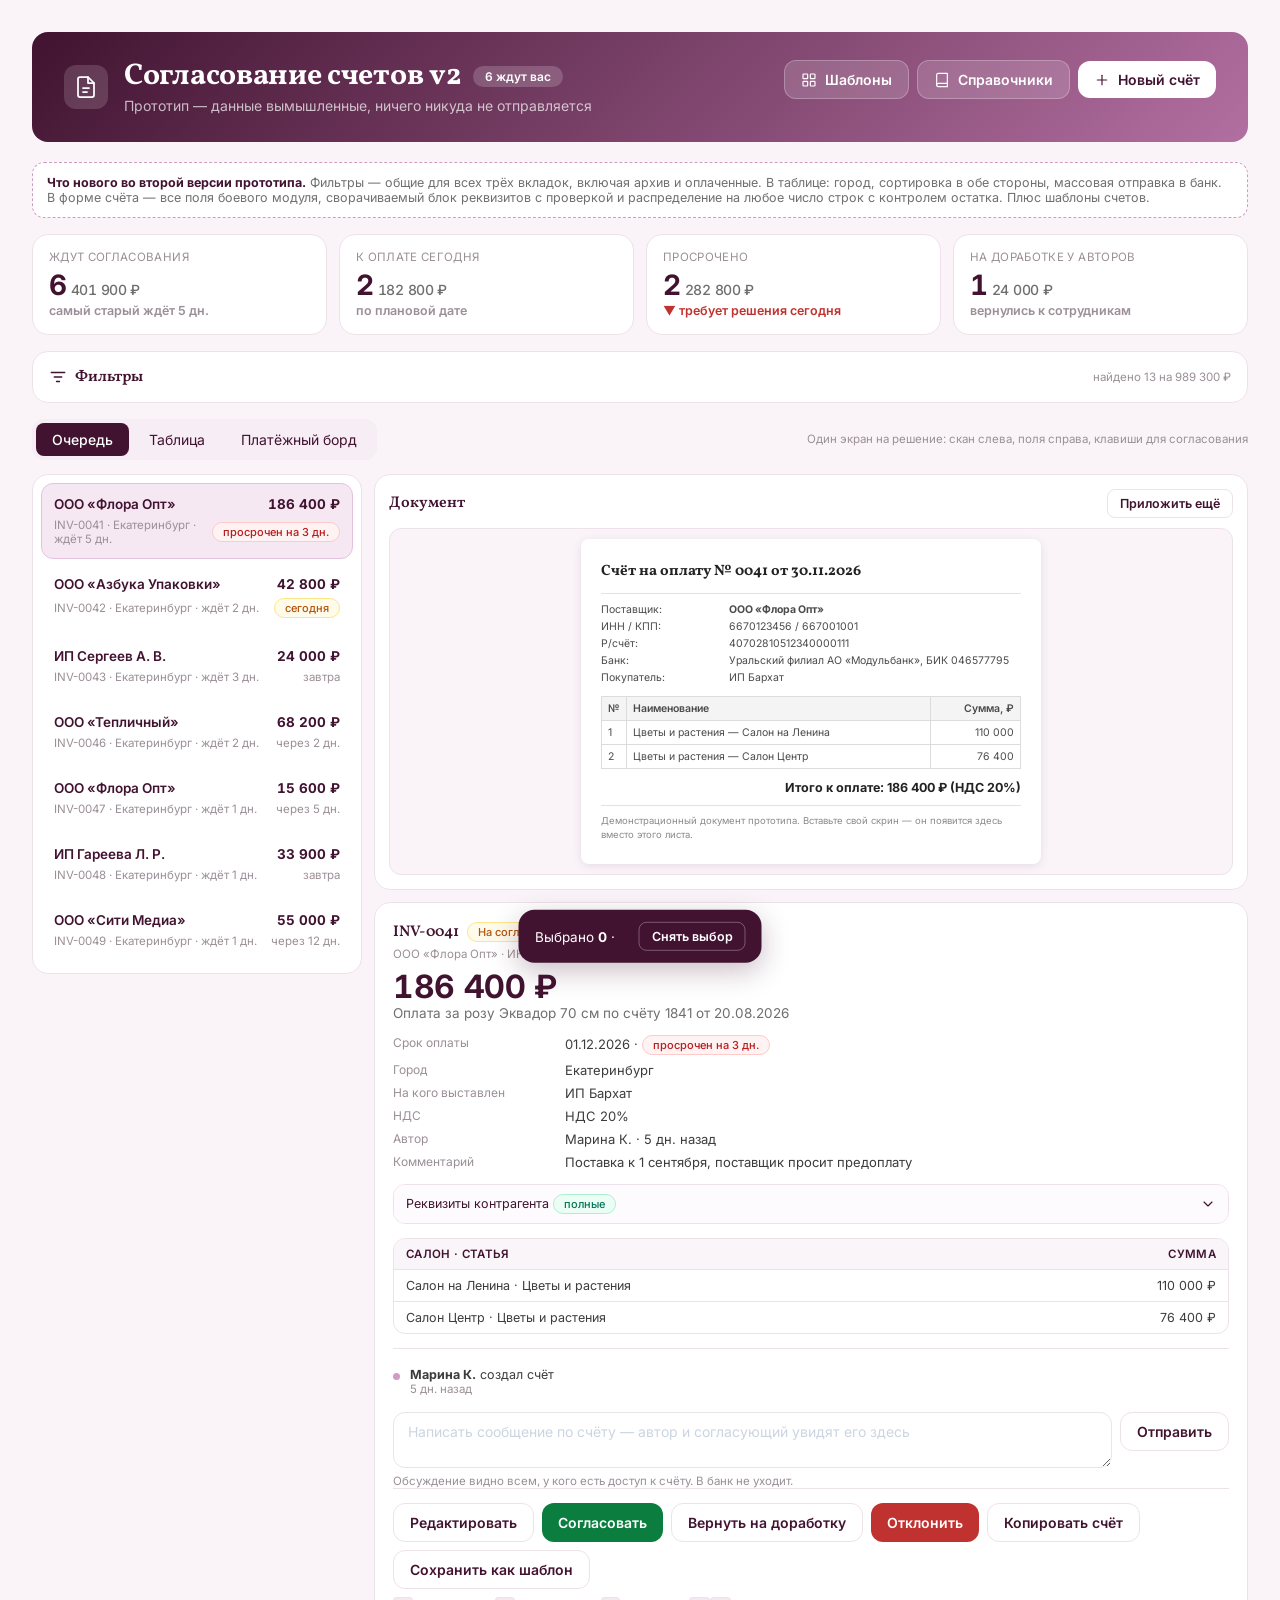
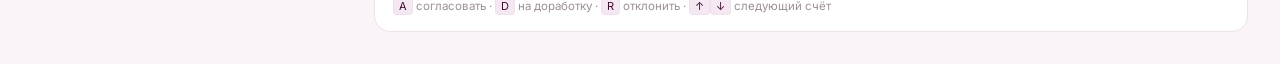
<file: prototypes/invoices/index.html>
<!DOCTYPE html>
<html lang="ru">
<head>
<meta charset="utf-8">
<meta name="viewport" content="width=device-width, initial-scale=1">
<title>Согласование счетов v2 — прототип</title>
<link rel="preconnect" href="https://fonts.googleapis.com">
<link rel="preconnect" href="https://fonts.gstatic.com" crossorigin>
<link href="https://fonts.googleapis.com/css2?family=Vollkorn:wght@600;700&family=Inter:wght@400;500;600;700&display=swap" rel="stylesheet">
<style>
:root{
  --bx-darkest:#130810; --bx-dark:#1e0d1b; --bx-wine:#411330; --bx-primary:#4a1942;
  --bx-medium:#6b2660; --bx-accent:#8b3a7d;
  --bx-pink-deep:#B26FA1; --bx-pink:#D19CC2; --bx-pink-bright:#E1A4C9;
  --bx-pink-light:#E4C2DD; --bx-pink-wash:#F3E3EE;
  --bx-bg:#faf4f9; --bx-bg-2:#f5e8f3; --bx-white:#fff;
  --bx-text:#3C3C3C; --bx-text-2:#6F6F6F; --bx-muted:#9b8f97;
  --bx-border:#eee2ea; --bx-scroll:#d1b8ce;
  --bx-up:#0a7d3f; --bx-down:#c0322f;
  --bx-grad-header:linear-gradient(135deg,#411330 0%,#B26FA1 100%);
  --bx-grad-accent:linear-gradient(135deg,#E1A4C9 0%,#B26FA1 100%);
  --bx-r-sm:4px; --bx-r-md:6px; --bx-r-lg:8px; --bx-r-xl:12px; --bx-r-2xl:16px;
  --bx-font-head:'Vollkorn',Georgia,serif;
  --bx-font-body:'Inter','PT Sans',system-ui,-apple-system,sans-serif;
}
*{box-sizing:border-box}
body{margin:0;background:var(--bx-bg);color:var(--bx-text);font-family:var(--bx-font-body);
  -webkit-font-smoothing:antialiased;font-size:14px}
h1,h2,h3,h4{font-family:var(--bx-font-head);color:var(--bx-wine);font-weight:700;margin:0}
::-webkit-scrollbar{width:5px;height:5px}
::-webkit-scrollbar-track{background:transparent}
::-webkit-scrollbar-thumb{background:var(--bx-scroll);border-radius:4px}

.bx-page{width:100%;max-width:1400px;margin:0 auto;padding:32px}
@media(max-width:768px){.bx-page{padding:16px}}

/* ---------- Шапка ---------- */
.bx-header{display:flex;align-items:flex-start;justify-content:space-between;gap:16px;
  background:var(--bx-grad-header);color:#fff;border-radius:var(--bx-r-2xl);padding:28px 32px;margin-bottom:20px}
.bx-header__left{display:flex;align-items:center;gap:16px;min-width:0}
.bx-header__icon{flex:0 0 auto;width:44px;height:44px;display:flex;align-items:center;justify-content:center;
  border-radius:var(--bx-r-xl);background:rgba(255,255,255,.15)}
.bx-header__title{font-size:30px;line-height:1.1;letter-spacing:-.01em;color:#fff;display:flex;align-items:center;gap:12px;flex-wrap:wrap}
.bx-header__subtitle{color:rgba(255,255,255,.70);font-size:14px;margin:4px 0 0}
.bx-header__actions{flex:0 0 auto;display:flex;align-items:center;gap:8px;flex-wrap:wrap}
.bx-header__count{font-family:var(--bx-font-body);font-size:12px;font-weight:600;background:rgba(255,255,255,.18);
  border-radius:9999px;padding:4px 12px;letter-spacing:0}
@media(max-width:768px){.bx-header{padding:20px;flex-direction:column}.bx-header__title{font-size:22px}}

/* ---------- Карточка / KPI ---------- */
.bx-card{background:#fff;border:1px solid var(--bx-border);border-radius:var(--bx-r-2xl);padding:18px}
.bx-card__title{font-family:var(--bx-font-head);font-weight:600;font-size:15.5px;color:var(--bx-wine);margin:0}
.bx-card__caption{color:var(--bx-muted);font-size:12px;margin:2px 0 12px}

.kpi-grid{display:grid;gap:12px;grid-template-columns:repeat(4,1fr);margin-bottom:16px}
@media(max-width:1000px){.kpi-grid{grid-template-columns:repeat(2,1fr)}}
@media(max-width:560px){.kpi-grid{grid-template-columns:1fr}}
.kpi{background:#fff;border:1px solid var(--bx-border);border-radius:var(--bx-r-2xl);padding:16px;
  cursor:pointer;text-align:left;font-family:inherit;transition:border-color .15s,box-shadow .15s}
.kpi:hover{border-color:var(--bx-pink);box-shadow:0 2px 10px rgba(65,19,48,.06)}
.kpi--active{border-color:var(--bx-wine);box-shadow:0 0 0 2px rgba(65,19,48,.10)}
.kpi__label{font-size:11.5px;color:var(--bx-muted);text-transform:uppercase;letter-spacing:.03em;line-height:1.2}
.kpi__value{font-weight:700;font-size:28px;color:var(--bx-wine);margin:6px 0 4px;line-height:1;
  font-variant-numeric:tabular-nums lining-nums;letter-spacing:-.01em}
.kpi__unit{font-size:14px;color:var(--bx-text-2);font-weight:500;margin-left:4px}
.kpi__sub{font-size:12.5px;font-weight:600;display:flex;align-items:center;gap:6px}
.kpi__sub--down{color:var(--bx-down)} .kpi__sub--up{color:var(--bx-up)} .kpi__sub--flat{color:var(--bx-muted)}

/* ---------- Панель фильтров ---------- */
.filters{background:#fff;border:1px solid var(--bx-border);border-radius:var(--bx-r-2xl);
  padding:14px 16px;margin-bottom:16px}
.filters__bar{display:flex;justify-content:space-between;align-items:center;gap:12px;flex-wrap:wrap}
.filters__left{display:flex;align-items:center;gap:10px;flex-wrap:wrap;min-width:0}
.filters__toggle{display:inline-flex;align-items:center;gap:8px;background:none;border:none;cursor:pointer;
  font-family:var(--bx-font-head);font-weight:600;font-size:15.5px;color:var(--bx-wine);padding:0}
.filters__body{display:none;margin-top:14px;padding-top:14px;border-top:1px solid var(--bx-border)}
.filters--open .filters__body{display:block}
.filters__grid{display:grid;grid-template-columns:repeat(4,1fr);gap:10px}
@media(max-width:1100px){.filters__grid{grid-template-columns:repeat(2,1fr)}}
@media(max-width:620px){.filters__grid{grid-template-columns:1fr}}
.filters__foot{display:flex;justify-content:space-between;align-items:center;gap:10px;margin-top:14px;flex-wrap:wrap}
.chips{display:flex;gap:6px;flex-wrap:wrap}
.chip{display:inline-flex;align-items:center;gap:6px;background:rgba(228,194,221,.4);color:var(--bx-wine);
  border:1px solid var(--bx-pink-light);border-radius:9999px;padding:3px 6px 3px 10px;font-size:11.5px}
.chip button{background:none;border:none;cursor:pointer;color:var(--bx-wine);line-height:0;padding:2px;border-radius:50%}
.chip button:hover{background:rgba(65,19,48,.10)}
.switch{display:inline-flex;align-items:center;gap:7px;font-size:13px;color:var(--bx-text);cursor:pointer}

/* ---------- Табы ---------- */
.bx-tabs{display:inline-flex;flex-wrap:wrap;gap:4px;padding:4px;border-radius:var(--bx-r-xl);
  background:rgba(228,194,221,.15)}
.bx-tab{padding:8px 16px;font-size:14px;border-radius:var(--bx-r-lg);color:var(--bx-wine);
  text-decoration:none;cursor:pointer;white-space:nowrap;border:none;background:none;font-family:inherit;transition:background .15s}
.bx-tab:hover{background:rgba(228,194,221,.25)}
.bx-tab--active{background:var(--bx-wine);color:#fff;font-weight:500}

/* ---------- Бейджи ---------- */
.bx-badge{display:inline-block;border-radius:9999px;padding:2px 10px;font-size:11px;font-weight:500;white-space:nowrap}
.b-onappr{background:#fffbeb;color:#b45309;border:1px solid #fde68a}
.b-rework{background:rgba(228,194,221,.4);color:#411330;border:1px solid var(--bx-pink-light)}
.b-appr{background:#ecfdf5;color:#047857;border:1px solid #a7f3d0}
.b-bank{background:#eef2ff;color:#4338ca;border:1px solid #c7d2fe}
.b-paid{background:#411330;color:#fff}
.b-rej{background:rgba(0,0,0,.05);color:#6F6F6F}
.b-arch{background:rgba(0,0,0,.05);color:#6F6F6F;border:1px dashed #cfc4cb}
.b-over{background:#fef2f2;color:#b91c1c;border:1px solid #fecaca}
.b-today{background:#fffbeb;color:#b45309;border:1px solid #fde68a}
.b-warn{background:#fffbeb;color:#b45309;border:1px solid #fde68a}

/* ---------- Кнопки ---------- */
.bx-btn{display:inline-flex;align-items:center;justify-content:center;gap:8px;padding:10px 16px;
  border-radius:var(--bx-r-xl);border:none;cursor:pointer;font-size:14px;font-weight:600;
  background:var(--bx-wine);color:#fff;transition:opacity .15s;font-family:inherit}
.bx-btn:disabled{opacity:.5;cursor:default}
.bx-btn:hover:not(:disabled){opacity:.92}
.bx-btn--ghost{background:transparent;color:var(--bx-wine);border:1px solid var(--bx-border)}
.bx-btn--ghost-light{background:rgba(255,255,255,.15);color:#fff;border:1px solid rgba(255,255,255,.25)}
.bx-btn--ok{background:var(--bx-up)}
.bx-btn--danger{background:var(--bx-down)}
.bx-btn--sm{padding:6px 12px;font-size:12.5px;border-radius:var(--bx-r-lg)}

/* ---------- Поля ---------- */
.bx-input,.bx-select,.bx-textarea{width:100%;padding:10px 14px;border-radius:var(--bx-r-xl);
  border:1px solid #e5e7eb;font-size:14px;color:#1f2937;outline:none;font-family:inherit;background:#fff;
  transition:box-shadow .15s,border-color .15s}
.bx-input:focus,.bx-select:focus,.bx-textarea:focus{border-color:var(--bx-pink-deep);box-shadow:0 0 0 3px rgba(178,111,161,.15)}
.bx-input::placeholder,.bx-textarea::placeholder{color:#cbd5e1}
.bx-input--bad{border-color:#fbbf24;background:#fffdf5}
.bx-textarea{resize:vertical;min-height:64px}
.field{margin-bottom:12px}
.field__label{display:block;font-size:11.5px;color:var(--bx-muted);text-transform:uppercase;
  letter-spacing:.03em;margin-bottom:5px}
.field__label span{color:var(--bx-down)}
.field__err{font-size:11.5px;color:#b45309;margin-top:4px}
.grid2{display:grid;grid-template-columns:1fr 1fr;gap:12px}
.grid3{display:grid;grid-template-columns:1fr 1fr 1fr;gap:12px}
@media(max-width:720px){.grid2,.grid3{grid-template-columns:1fr}}

/* ---------- Секции формы ---------- */
.sect{border:1px solid var(--bx-border);border-radius:var(--bx-r-2xl);margin-bottom:14px;overflow:hidden}
.sect__head{width:100%;display:flex;justify-content:space-between;align-items:center;gap:10px;
  padding:13px 16px;background:#fdfbfd;border:none;cursor:pointer;font-family:inherit;text-align:left}
.sect__title{font-family:var(--bx-font-head);font-weight:600;font-size:15px;color:var(--bx-wine)}
.sect__body{padding:16px;display:none;border-top:1px solid var(--bx-border)}
.sect--open .sect__body{display:block}
.sect__chev{transition:transform .15s;color:var(--bx-muted)}
.sect--open .sect__chev{transform:rotate(180deg)}

/* ---------- Распределение ---------- */
.arow{display:grid;grid-template-columns:1fr 1fr 150px 36px;gap:8px;align-items:center;margin-bottom:8px}
@media(max-width:720px){.arow{grid-template-columns:1fr 1fr;grid-template-areas:none}}
.arow__del{background:none;border:1px solid var(--bx-border);border-radius:var(--bx-r-lg);cursor:pointer;
  color:var(--bx-muted);height:38px;display:flex;align-items:center;justify-content:center}
.arow__del:hover{color:var(--bx-down);border-color:#fecaca}
.alloc-total{display:flex;justify-content:space-between;align-items:center;gap:10px;flex-wrap:wrap;
  padding:10px 12px;border-radius:var(--bx-r-xl);background:var(--bx-bg);font-size:13px;margin-top:6px}
.alloc-total b{font-variant-numeric:tabular-nums}
.alloc-total--ok{background:#ecfdf5;color:#047857}
.alloc-total--bad{background:#fffbeb;color:#b45309}

/* ---------- Очередь (split-view) ---------- */
.queue{display:grid;grid-template-columns:330px 1fr;gap:12px;align-items:start}
@media(max-width:1100px){.queue{grid-template-columns:1fr}}
.queue__list{background:#fff;border:1px solid var(--bx-border);border-radius:var(--bx-r-2xl);
  padding:8px;max-height:74vh;overflow:auto}
.qitem{width:100%;text-align:left;border:1px solid transparent;background:none;font-family:inherit;
  border-radius:var(--bx-r-xl);padding:12px;cursor:pointer;display:block;margin-bottom:4px;transition:background .12s,border-color .12s}
.qitem:hover{background:var(--bx-bg)}
.qitem--active{background:var(--bx-bg-2);border-color:var(--bx-pink-light)}
.qitem__top{display:flex;justify-content:space-between;align-items:baseline;gap:8px}
.qitem__cp{font-weight:600;color:var(--bx-wine);font-size:13.5px;overflow:hidden;text-overflow:ellipsis;white-space:nowrap}
.qitem__amt{font-weight:700;font-variant-numeric:tabular-nums;color:var(--bx-wine);font-size:13.5px;white-space:nowrap}
.qitem__meta{display:flex;justify-content:space-between;align-items:center;gap:8px;margin-top:6px;
  font-size:11.5px;color:var(--bx-muted)}
.queue__pane{display:grid;grid-template-columns:minmax(0,1fr) minmax(0,1fr);gap:12px;align-items:start}
@media(max-width:1400px){.queue__pane{grid-template-columns:1fr}}
.pane-empty{background:#fff;border:1px solid var(--bx-border);border-radius:var(--bx-r-2xl);
  padding:48px 24px;text-align:center;color:var(--bx-muted)}

/* Превью документа */
.doc{background:#fff;border:1px solid var(--bx-border);border-radius:var(--bx-r-2xl);padding:14px;position:sticky;top:16px}
.doc__bar{display:flex;justify-content:space-between;align-items:center;gap:8px;margin-bottom:10px}
.doc__frame{background:var(--bx-bg);border:1px solid var(--bx-border);border-radius:var(--bx-r-xl);
  padding:10px;max-height:62vh;overflow:auto;display:flex;justify-content:center}
.doc__frame img{max-width:100%;border-radius:var(--bx-r-lg);box-shadow:0 2px 10px rgba(65,19,48,.10)}
.doc__tabs{display:flex;gap:6px;flex-wrap:wrap;margin-bottom:8px}
.doc__tab{font-size:11.5px;padding:4px 10px;border-radius:9999px;border:1px solid var(--bx-border);
  background:#fff;cursor:pointer;font-family:inherit;color:var(--bx-text-2)}
.doc__tab--on{background:var(--bx-wine);color:#fff;border-color:var(--bx-wine)}
.scan{background:#fff;width:100%;max-width:460px;border-radius:var(--bx-r-lg);padding:22px 20px;
  box-shadow:0 2px 10px rgba(65,19,48,.10);font-size:11px;color:#4b4b4b;line-height:1.45}
.scan__h{font-family:var(--bx-font-head);font-size:15px;color:#222;font-weight:700;margin-bottom:10px}
.scan table{width:100%;border-collapse:collapse;margin:10px 0;font-size:10.5px}
.scan th,.scan td{border:1px solid #dcdcdc;padding:4px 6px;text-align:left}
.scan th{background:#f4f4f4;font-weight:600}
.scan__line{height:1px;background:#e2e2e2;margin:8px 0}
.scan__req{display:grid;grid-template-columns:120px 1fr;gap:2px 8px;font-size:10.5px}
.scan__total{text-align:right;font-weight:700;font-size:12.5px;color:#222;margin-top:6px}

/* Карточка полей */
.pane{background:#fff;border:1px solid var(--bx-border);border-radius:var(--bx-r-2xl);padding:18px}
.pane__head{display:flex;justify-content:space-between;align-items:flex-start;gap:12px;margin-bottom:4px}
.pane__amount{font-size:32px;font-weight:700;color:var(--bx-wine);font-variant-numeric:tabular-nums;
  letter-spacing:-.01em;line-height:1;margin:10px 0 2px}
.pane__purpose{color:var(--bx-text-2);font-size:13.5px;margin-bottom:14px}
.rows{display:grid;grid-template-columns:160px 1fr;gap:7px 12px;font-size:13px;margin-bottom:14px}
.rows dt{color:var(--bx-muted);font-size:12px}
.rows dd{margin:0;color:var(--bx-text)}
.alloc{border:1px solid var(--bx-border);border-radius:var(--bx-r-xl);overflow:hidden;margin-bottom:14px}
.alloc__row{display:flex;justify-content:space-between;gap:10px;padding:8px 12px;font-size:12.5px;border-top:1px solid var(--bx-border)}
.alloc__row:first-child{border-top:none;background:#faf5f9;color:var(--bx-wine);font-weight:600;font-size:11.5px;
  text-transform:uppercase;letter-spacing:.03em}
.pane__actions{display:flex;gap:8px;flex-wrap:wrap;padding-top:14px;border-top:1px solid var(--bx-border)}
.hint{font-size:11.5px;color:var(--bx-muted)}
.hint kbd{background:var(--bx-bg-2);border:1px solid var(--bx-border);border-radius:4px;padding:1px 5px;
  font-family:inherit;font-size:11px;color:var(--bx-wine)}
.reqbox{border:1px solid var(--bx-border);border-radius:var(--bx-r-xl);margin-bottom:14px;overflow:hidden}
.reqbox__head{width:100%;display:flex;justify-content:space-between;align-items:center;gap:8px;padding:9px 12px;
  background:#fdfbfd;border:none;cursor:pointer;font-family:inherit;font-size:12.5px;color:var(--bx-wine);text-align:left}
.reqbox__body{display:none;padding:10px 12px;border-top:1px solid var(--bx-border)}
.reqbox--open .reqbox__body{display:block}
.locked{padding:10px 12px;border-radius:var(--bx-r-xl);background:#fffbeb;border:1px solid #fde68a;
  color:#b45309;font-size:12.5px;margin-bottom:14px}

/* ---------- Таблица ---------- */
.tbl-wrap{background:#fff;border:1px solid var(--bx-border);border-radius:var(--bx-r-2xl);padding:6px 6px 14px;overflow-x:auto}
table.tbl{width:100%;border-collapse:collapse;font-size:13px}
.tbl th{text-align:left;font-size:11.5px;color:var(--bx-muted);text-transform:uppercase;letter-spacing:.03em;
  font-weight:600;padding:12px 10px;white-space:nowrap;border-bottom:1px solid var(--bx-border)}
.tbl th.sortable{cursor:pointer;user-select:none}
.tbl th.sortable:hover{color:var(--bx-wine)}
.tbl th.on{color:var(--bx-wine)}
.tbl td{padding:11px 10px;border-bottom:1px solid var(--bx-border);vertical-align:middle}
.tbl tr:last-child td{border-bottom:none}
.tbl tbody tr:hover{background:var(--bx-bg)}
.tbl tr.arch td{background:#fbf8fa;color:var(--bx-text-2)}
.tbl .num{font-variant-numeric:tabular-nums;white-space:nowrap}
.tbl .right{text-align:right}
.linkish{color:var(--bx-pink-deep);cursor:pointer;font-weight:600;background:none;border:none;padding:0;font-family:inherit;font-size:13px}
.linkish:hover{text-decoration:underline}
.cbx{width:16px;height:16px;accent-color:#411330;cursor:pointer}
.more{display:flex;justify-content:center;align-items:center;gap:12px;padding:14px 0 4px;flex-wrap:wrap}
.tbl-sum{padding:10px 12px;font-size:12.5px;color:var(--bx-text-2);display:flex;gap:16px;flex-wrap:wrap}
.tbl-sum b{color:var(--bx-wine);font-variant-numeric:tabular-nums}

/* Панель массового действия */
.bulkbar{position:fixed;left:50%;transform:translateX(-50%) translateY(160%);bottom:22px;z-index:60;
  background:var(--bx-wine);color:#fff;border-radius:var(--bx-r-2xl);padding:12px 16px;
  display:flex;align-items:center;gap:12px;box-shadow:0 8px 28px rgba(65,19,48,.28);transition:transform .2s;flex-wrap:wrap;max-width:94vw}
.bulkbar--on{transform:translateX(-50%) translateY(0)}
.bulkbar__txt{font-size:13.5px}
.bulkbar__sum{font-weight:700;font-variant-numeric:tabular-nums}
@media(max-width:640px){.bulkbar{left:16px;right:16px;transform:translateY(180%)}
  .bulkbar--on{transform:translateY(0)}}

/* ---------- Платёжный борд ---------- */
.board{display:grid;grid-template-columns:repeat(5,minmax(210px,1fr));gap:12px;overflow-x:auto;padding-bottom:8px}
@media(max-width:1200px){.board{grid-auto-flow:column;grid-auto-columns:minmax(240px,1fr);grid-template-columns:none}}
.col{background:#fff;border:1px solid var(--bx-border);border-radius:var(--bx-r-2xl);padding:12px;min-height:240px;
  transition:background .12s,border-color .12s}
.col--over{background:var(--bx-bg-2);border-color:var(--bx-pink)}
.col__head{margin-bottom:10px}
.col__name{font-family:var(--bx-font-head);font-weight:700;font-size:14px;color:var(--bx-wine)}
.col__sum{font-size:12.5px;color:var(--bx-text-2);font-variant-numeric:tabular-nums;margin-top:2px}
.col__bar{height:7px;border-radius:4px;background:var(--bx-pink-wash);overflow:hidden;margin-top:8px}
.col__fill{height:100%;border-radius:4px;background:var(--bx-grad-accent)}
.bcard{background:var(--bx-bg);border:1px solid var(--bx-border);border-radius:var(--bx-r-xl);padding:10px;
  margin-bottom:8px;cursor:grab}
.bcard:active{cursor:grabbing}
.bcard--drag{opacity:.45}
.bcard--locked{cursor:default;opacity:.75}
.bcard__cp{font-weight:600;color:var(--bx-wine);font-size:12.5px}
.bcard__amt{font-weight:700;font-variant-numeric:tabular-nums;color:var(--bx-wine);font-size:14px;margin:4px 0}
.bcard__meta{display:flex;justify-content:space-between;align-items:center;gap:6px;font-size:11px;color:var(--bx-muted)}

/* ---------- Модалки ---------- */
.ovl{position:fixed;inset:0;background:rgba(19,8,16,.55);z-index:70;display:none}
.ovl--on{display:block}
.modal{position:fixed;inset:0;z-index:71;display:none;align-items:flex-start;justify-content:center;
  padding:24px 16px;overflow:auto}
.modal--on{display:flex}
.modal__box{background:#fff;border-radius:var(--bx-r-2xl);width:100%;max-width:960px;overflow:hidden;
  box-shadow:0 20px 60px rgba(19,8,16,.35)}
.modal__head{display:flex;justify-content:space-between;align-items:center;gap:12px;padding:18px 22px;
  border-bottom:1px solid var(--bx-border)}
.modal__body{padding:20px 22px;max-height:70vh;overflow:auto}
.modal__foot{display:flex;justify-content:flex-end;gap:8px;padding:14px 22px;border-top:1px solid var(--bx-border);
  background:#fdfbfd;flex-wrap:wrap}
.x{background:none;border:none;cursor:pointer;color:var(--bx-muted);padding:4px;line-height:0;border-radius:var(--bx-r-md)}
.x:hover{color:var(--bx-wine);background:var(--bx-bg)}

/* Зона вставки скрина */
.drop{border:2px dashed var(--bx-pink);border-radius:var(--bx-r-2xl);background:var(--bx-bg);
  padding:20px;text-align:center;transition:background .15s,border-color .15s}
.drop--hot{background:var(--bx-bg-2);border-color:var(--bx-wine)}
.drop__title{font-family:var(--bx-font-head);font-weight:700;color:var(--bx-wine);font-size:16px;margin-bottom:4px}
.drop__hint{font-size:12.5px;color:var(--bx-text-2);margin-bottom:14px}
.drop__btns{display:flex;gap:8px;justify-content:center;flex-wrap:wrap}
/* Камера и подсказка про съёмку — только там, где ввод пальцем. Критерий
   не ширина окна, а тип указателя: на узком окне десктопа камеры всё равно нет. */
.only-touch{display:none}
@media (pointer:coarse){
  .only-touch{display:block}
  button.only-touch{display:inline-flex}
}
.thumbs{display:flex;gap:10px;flex-wrap:wrap;margin-top:14px;justify-content:center}
.thumb{position:relative;width:92px;height:92px;border-radius:var(--bx-r-xl);overflow:hidden;
  border:1px solid var(--bx-border);background:#fff}
.thumb img{width:100%;height:100%;object-fit:cover}
.thumb__pdf{width:100%;height:100%;display:flex;flex-direction:column;align-items:center;justify-content:center;
  gap:6px;color:var(--bx-wine);font-size:10.5px;text-align:center;padding:6px}
.thumb__del{position:absolute;top:4px;right:4px;background:rgba(19,8,16,.65);border:none;color:#fff;
  width:20px;height:20px;border-radius:50%;cursor:pointer;line-height:0;display:flex;align-items:center;justify-content:center}

/* Список шаблонов */
.tpl{display:flex;justify-content:space-between;align-items:center;gap:12px;padding:12px;
  border:1px solid var(--bx-border);border-radius:var(--bx-r-xl);margin-bottom:8px;flex-wrap:wrap}
.tpl__name{font-weight:600;color:var(--bx-wine)}
.tpl__meta{font-size:12px;color:var(--bx-muted);margin-top:2px}

/* Лента истории и обсуждения */
.feed{border-top:1px solid var(--bx-border);margin-top:14px;padding-top:12px;max-height:260px;overflow:auto}
.feed__item{display:flex;gap:10px;padding:6px 0;font-size:12.5px}
.feed__dot{flex:0 0 auto;width:7px;height:7px;border-radius:50%;background:var(--bx-pink);margin-top:6px}
.feed__when{color:var(--bx-muted);font-size:11.5px}
.feed__msg{background:var(--bx-bg);border:1px solid var(--bx-border);border-radius:var(--bx-r-xl);
  padding:8px 10px;margin:4px 0;flex:1}
.feed__msg-text{white-space:pre-wrap;margin-top:3px;color:var(--bx-text)}
.feed__dot--msg{background:var(--bx-wine)}
.talk{margin-top:10px;display:flex;gap:8px;align-items:flex-start}
.talk .bx-textarea{min-height:44px}
.talk__hint{font-size:11.5px;color:var(--bx-muted);margin-top:6px}

/* Тосты */
.toasts{position:fixed;bottom:22px;right:22px;z-index:90;display:flex;flex-direction:column;gap:8px;align-items:flex-end}
.toast{background:var(--bx-wine);color:#fff;padding:11px 16px;border-radius:var(--bx-r-xl);font-size:13px;
  box-shadow:0 8px 24px rgba(65,19,48,.28);max-width:420px;animation:tin .18s ease}
.toast--ok{background:var(--bx-up)} .toast--err{background:var(--bx-down)}
@keyframes tin{from{opacity:0;transform:translateY(10px)}to{opacity:1;transform:none}}
@media(max-width:640px){.toasts{left:16px;right:16px;align-items:stretch}}

.note{background:#fff;border:1px dashed var(--bx-pink);border-radius:var(--bx-r-xl);padding:12px 14px;
  font-size:12.5px;color:var(--bx-text-2);margin-bottom:16px}
.note b{color:var(--bx-wine)}
.toolbar{display:flex;justify-content:space-between;align-items:center;gap:12px;flex-wrap:wrap;margin-bottom:14px}
</style>
</head>
<body>

<div class="bx-page">

  <header class="bx-header">
    <div class="bx-header__left">
      <span class="bx-header__icon">
        <svg width="24" height="24" viewBox="0 0 24 24" fill="none" stroke="#fff" stroke-width="1.75" stroke-linecap="round" stroke-linejoin="round">
          <path d="M14 2H6a2 2 0 0 0-2 2v16a2 2 0 0 0 2 2h12a2 2 0 0 0 2-2V8z"/><path d="M14 2v6h6"/>
          <path d="M9 13h6"/><path d="M9 17h4"/>
        </svg>
      </span>
      <div>
        <h1 class="bx-header__title">Согласование счетов v2 <span class="bx-header__count" id="hdrCount"></span></h1>
        <p class="bx-header__subtitle">Прототип — данные вымышленные, ничего никуда не отправляется</p>
      </div>
    </div>
    <div class="bx-header__actions">
      <button class="bx-btn bx-btn--ghost-light" id="btnTemplates">
        <svg width="16" height="16" viewBox="0 0 24 24" fill="none" stroke="currentColor" stroke-width="1.75" stroke-linecap="round" stroke-linejoin="round"><rect x="3" y="3" width="7" height="7" rx="1"/><rect x="14" y="3" width="7" height="7" rx="1"/><rect x="3" y="14" width="7" height="7" rx="1"/><rect x="14" y="14" width="7" height="7" rx="1"/></svg>
        Шаблоны
      </button>
      <button class="bx-btn bx-btn--ghost-light" id="btnRefs">
        <svg width="16" height="16" viewBox="0 0 24 24" fill="none" stroke="currentColor" stroke-width="1.75" stroke-linecap="round" stroke-linejoin="round"><path d="M4 19.5A2.5 2.5 0 0 1 6.5 17H20"/><path d="M6.5 2H20v20H6.5A2.5 2.5 0 0 1 4 19.5v-15A2.5 2.5 0 0 1 6.5 2z"/></svg>
        Справочники
      </button>
      <button class="bx-btn" id="btnNew" style="background:#fff;color:var(--bx-wine)">
        <svg width="16" height="16" viewBox="0 0 24 24" fill="none" stroke="currentColor" stroke-width="1.75" stroke-linecap="round" stroke-linejoin="round"><path d="M12 5v14"/><path d="M5 12h14"/></svg>
        Новый счёт
      </button>
    </div>
  </header>

  <div class="note">
    <b>Что нового во второй версии прототипа.</b> Фильтры — общие для всех трёх вкладок, включая архив
    и оплаченные. В таблице: город, сортировка в обе стороны, массовая отправка в банк. В форме счёта —
    все поля боевого модуля, сворачиваемый блок реквизитов с проверкой и распределение на любое число
    строк с контролем остатка. Плюс шаблоны счетов.
  </div>

  <div class="kpi-grid" id="kpis"></div>

  <!-- ================= ФИЛЬТРЫ (общие для всех вкладок) ================= -->
  <div class="filters" id="filters">
    <div class="filters__bar">
      <div class="filters__left">
        <button class="filters__toggle" id="filtersToggle">
          <svg width="18" height="18" viewBox="0 0 24 24" fill="none" stroke="currentColor" stroke-width="1.75" stroke-linecap="round" stroke-linejoin="round"><path d="M3 6h18"/><path d="M7 12h10"/><path d="M10 18h4"/></svg>
          Фильтры
        </button>
        <div class="chips" id="chips"></div>
      </div>
      <div class="hint" id="filtersCount"></div>
    </div>

    <div class="filters__body">
      <div class="filters__grid">
        <div class="field" style="margin:0">
          <label class="field__label">Контрагент</label>
          <input class="bx-input" id="fCp" placeholder="название или ИНН">
        </div>
        <div class="field" style="margin:0">
          <label class="field__label">Назначение платежа</label>
          <input class="bx-input" id="fPurpose" placeholder="текст в назначении">
        </div>
        <div class="field" style="margin:0">
          <label class="field__label">Город</label>
          <select class="bx-select" id="fCity"></select>
        </div>
        <div class="field" style="margin:0">
          <label class="field__label">Салон / проект</label>
          <select class="bx-select" id="fStore"></select>
        </div>
        <div class="field" style="margin:0">
          <label class="field__label">На кого выставлен</label>
          <select class="bx-select" id="fPayer"></select>
        </div>
        <div class="field" style="margin:0">
          <label class="field__label">Статья расхода</label>
          <select class="bx-select" id="fCat"></select>
        </div>
        <div class="field" style="margin:0">
          <label class="field__label">Статус</label>
          <select class="bx-select" id="fStatus"></select>
        </div>
        <div class="field" style="margin:0">
          <label class="field__label">Автор</label>
          <select class="bx-select" id="fAuthor"></select>
        </div>
        <div class="field" style="margin:0">
          <label class="field__label">Заведён с</label>
          <input class="bx-input" id="fCreatedFrom" type="date">
        </div>
        <div class="field" style="margin:0">
          <label class="field__label">Заведён по</label>
          <input class="bx-input" id="fCreatedTo" type="date">
        </div>
        <div class="field" style="margin:0">
          <label class="field__label">Оплата (план) с</label>
          <input class="bx-input" id="fDueFrom" type="date">
        </div>
        <div class="field" style="margin:0">
          <label class="field__label">Оплата (план) по</label>
          <input class="bx-input" id="fDueTo" type="date">
        </div>
      </div>

      <div class="filters__foot">
        <div style="display:flex;gap:18px;flex-wrap:wrap">
          <label class="switch"><input type="checkbox" class="cbx" id="fArchived"> Показать архив</label>
          <label class="switch"><input type="checkbox" class="cbx" id="fPaid" checked> Показывать оплаченные</label>
        </div>
        <button class="bx-btn bx-btn--ghost bx-btn--sm" id="fReset">Сбросить всё</button>
      </div>
    </div>
  </div>

  <div class="toolbar">
    <div class="bx-tabs" id="tabs">
      <button class="bx-tab bx-tab--active" data-view="queue">Очередь</button>
      <button class="bx-tab" data-view="table">Таблица</button>
      <button class="bx-tab" data-view="board">Платёжный борд</button>
    </div>
    <div class="hint" id="viewHint"></div>
  </div>

  <div id="viewQueue"></div>
  <div id="viewTable" style="display:none"></div>
  <div id="viewBoard" style="display:none"></div>

</div>

<!-- ============ Панель массового действия ============ -->
<div class="bulkbar" id="bulkbar">
  <span class="bulkbar__txt">Выбрано <b id="bulkN">0</b> · <span class="bulkbar__sum" id="bulkSum"></span></span>
  <span id="bulkActions" style="display:flex;gap:8px;flex-wrap:wrap"></span>
  <button class="bx-btn bx-btn--sm" id="bulkClear" style="background:transparent;border:1px solid rgba(255,255,255,.3)">Снять выбор</button>
</div>

<!-- ============ Модалка карточки счёта ============ -->
<div class="ovl" id="ovlCard"></div>
<div class="modal" id="modalCard">
  <div class="modal__box" style="max-width:1040px">
    <div class="modal__head">
      <h3 id="cardTitle">Счёт</h3>
      <button class="x" id="cardClose" aria-label="Закрыть">
        <svg width="20" height="20" viewBox="0 0 24 24" fill="none" stroke="currentColor" stroke-width="1.75" stroke-linecap="round"><path d="M18 6 6 18"/><path d="m6 6 12 12"/></svg>
      </button>
    </div>
    <div class="modal__body" id="cardBody"></div>
    <div class="modal__foot" id="cardFoot"></div>
  </div>
</div>

<!-- ============ Модалка создания счёта ============ -->
<div class="ovl" id="ovlNew"></div>
<div class="modal" id="modalNew">
  <div class="modal__box">
    <div class="modal__head">
      <h3 id="newTitle">Новый счёт</h3>
      <button class="x" id="newClose" aria-label="Закрыть">
        <svg width="20" height="20" viewBox="0 0 24 24" fill="none" stroke="currentColor" stroke-width="1.75" stroke-linecap="round"><path d="M18 6 6 18"/><path d="m6 6 12 12"/></svg>
      </button>
    </div>
    <div class="modal__body">

      <!-- Шаблон -->
      <div class="grid2" style="margin-bottom:14px">
        <div class="field" style="margin:0">
          <label class="field__label">Создать из шаблона</label>
          <select class="bx-select" id="nTemplate"></select>
        </div>
        <div class="field" style="margin:0;display:flex;align-items:flex-end">
          <button class="bx-btn bx-btn--ghost" id="nApplyTpl" style="width:100%">Подставить шаблон</button>
        </div>
      </div>

      <!-- Вставка скрина -->
      <div class="drop" id="drop">
        <div class="drop__title">Приложите счёт</div>
        <div class="drop__hint only-touch">
          Сфотографируйте счёт или выберите файл из галереи
        </div>
        <div class="drop__btns">
          <button class="bx-btn bx-btn--ghost bx-btn--sm" id="pickFile">
            <svg width="15" height="15" viewBox="0 0 24 24" fill="none" stroke="currentColor" stroke-width="1.75" stroke-linecap="round" stroke-linejoin="round"><path d="m21.44 11.05-9.19 9.19a6 6 0 0 1-8.49-8.49l8.57-8.57A4 4 0 1 1 18 8.84l-8.59 8.57a2 2 0 0 1-2.83-2.83l8.49-8.48"/></svg>
            Выбрать файл
          </button>
          <button class="bx-btn bx-btn--ghost bx-btn--sm only-touch" id="pickCam">
            <svg width="15" height="15" viewBox="0 0 24 24" fill="none" stroke="currentColor" stroke-width="1.75" stroke-linecap="round" stroke-linejoin="round"><path d="M14.5 4h-5L7 7H4a2 2 0 0 0-2 2v9a2 2 0 0 0 2 2h16a2 2 0 0 0 2-2V9a2 2 0 0 0-2-2h-3l-2.5-3z"/><circle cx="12" cy="13" r="3"/></svg>
            Сфотографировать
          </button>
        </div>
        <input type="file" id="fileInput" accept="image/*,.pdf" multiple hidden>
        <input type="file" id="camInput" accept="image/*" capture="environment" hidden>
        <div class="thumbs" id="thumbs"></div>
      </div>

      <div style="height:16px"></div>

      <!-- Основное -->
      <div class="sect sect--open" id="sectMain">
        <button class="sect__head" data-sect="sectMain">
          <span class="sect__title">Основное</span>
          <svg class="sect__chev" width="18" height="18" viewBox="0 0 24 24" fill="none" stroke="currentColor" stroke-width="1.75" stroke-linecap="round" stroke-linejoin="round"><path d="m6 9 6 6 6-6"/></svg>
        </button>
        <div class="sect__body">
          <div class="grid3">
            <div class="field">
              <label class="field__label">Город <span>*</span></label>
              <select class="bx-select" id="nCity"></select>
            </div>
            <div class="field">
              <label class="field__label">На кого выставлен счёт <span>*</span></label>
              <select class="bx-select" id="nPayer"></select>
            </div>
            <div class="field">
              <label class="field__label">Планируемая дата оплаты <span>*</span></label>
              <input class="bx-input" id="nDue" type="date">
            </div>
          </div>
          <div class="grid2">
            <div class="field">
              <label class="field__label">Сумма счёта, ₽ <span>*</span></label>
              <input class="bx-input" id="nAmount" type="number" min="0" step="0.01" placeholder="0.00">
            </div>
            <div class="field">
              <label class="field__label">НДС</label>
              <select class="bx-select" id="nVat"></select>
            </div>
          </div>
          <div class="field">
            <label class="field__label">Назначение платежа <span>*</span></label>
            <textarea class="bx-textarea" id="nPurpose" placeholder="За что и на основании чего платим — этот текст уходит в банк"></textarea>
          </div>
          <div class="field" style="margin-bottom:0">
            <label class="field__label">Комментарий для согласующего</label>
            <textarea class="bx-textarea" id="nComment" placeholder="В банк не уходит"></textarea>
          </div>
        </div>
      </div>

      <!-- Контрагент и реквизиты -->
      <div class="sect" id="sectReq">
        <button class="sect__head" data-sect="sectReq">
          <span>
            <span class="sect__title">Контрагент и реквизиты</span>
            <span class="hint" id="reqSummary" style="display:block;margin-top:2px">не заполнены</span>
          </span>
          <svg class="sect__chev" width="18" height="18" viewBox="0 0 24 24" fill="none" stroke="currentColor" stroke-width="1.75" stroke-linecap="round" stroke-linejoin="round"><path d="m6 9 6 6 6-6"/></svg>
        </button>
        <div class="sect__body">
          <div class="grid2">
            <div class="field">
              <label class="field__label">Контрагент из справочника</label>
              <select class="bx-select" id="nCpPick"></select>
            </div>
            <div class="field">
              <label class="field__label">ИНН</label>
              <input class="bx-input" id="nInn" list="innList" autocomplete="off" placeholder="10 или 12 цифр">
              <datalist id="innList"></datalist>
              <div class="field__err" id="errInn"></div>
            </div>
          </div>
          <div class="field">
            <label class="field__label">Наименование контрагента</label>
            <input class="bx-input" id="nCpName" placeholder="Название компании или ИП">
            <div class="hint" id="cpSource" style="margin-top:4px"></div>
          </div>
          <div class="grid2">
            <div class="field">
              <label class="field__label">КПП</label>
              <input class="bx-input" id="nKpp" placeholder="9 цифр, у ИП пусто">
              <div class="field__err" id="errKpp"></div>
            </div>
            <div class="field">
              <label class="field__label">БИК банка</label>
              <input class="bx-input" id="nBik" placeholder="9 цифр">
              <div class="field__err" id="errBik"></div>
            </div>
          </div>
          <div class="field">
            <label class="field__label">Банк контрагента</label>
            <input class="bx-input" id="nBank" placeholder="Название банка">
          </div>
          <div class="grid2">
            <div class="field">
              <label class="field__label">Расчётный счёт</label>
              <input class="bx-input" id="nAcc" placeholder="20 цифр">
              <div class="field__err" id="errAcc"></div>
            </div>
            <div class="field" style="margin-bottom:0">
              <label class="field__label">Корреспондентский счёт</label>
              <input class="bx-input" id="nCorr" placeholder="20 цифр">
              <div class="field__err" id="errCorr"></div>
            </div>
          </div>
        </div>
      </div>

      <!-- Распределение -->
      <div class="sect sect--open" id="sectAlloc">
        <button class="sect__head" data-sect="sectAlloc">
          <span class="sect__title">Распределение по салонам и статьям <span style="color:var(--bx-down)">*</span></span>
          <svg class="sect__chev" width="18" height="18" viewBox="0 0 24 24" fill="none" stroke="currentColor" stroke-width="1.75" stroke-linecap="round" stroke-linejoin="round"><path d="m6 9 6 6 6-6"/></svg>
        </button>
        <div class="sect__body">
          <div id="allocRows"></div>
          <div style="display:flex;gap:8px;flex-wrap:wrap;margin-top:4px">
            <button class="bx-btn bx-btn--ghost bx-btn--sm" id="allocAdd">+ Добавить строку</button>
            <button class="bx-btn bx-btn--ghost bx-btn--sm" id="allocRest">Остаток в последнюю строку</button>
            <button class="bx-btn bx-btn--ghost bx-btn--sm" id="allocEqual">Разделить поровну</button>
          </div>
          <div class="alloc-total" id="allocTotal"></div>
        </div>
      </div>

    </div>
    <div class="modal__foot">
      <button class="bx-btn bx-btn--ghost" id="newSaveTpl" style="margin-right:auto">Сохранить как шаблон</button>
      <button class="bx-btn bx-btn--ghost" id="newCancel">Отмена</button>
      <button class="bx-btn" id="newSubmit">Отправить на согласование</button>
    </div>
  </div>
</div>

<!-- ============ Диалог ввода причины ============ -->
<div class="ovl" id="ovlAsk"></div>
<div class="modal" id="modalAsk">
  <div class="modal__box" style="max-width:520px">
    <div class="modal__head">
      <h3 id="askTitle">Причина</h3>
      <button class="x" id="askClose" aria-label="Закрыть">
        <svg width="20" height="20" viewBox="0 0 24 24" fill="none" stroke="currentColor" stroke-width="1.75" stroke-linecap="round"><path d="M18 6 6 18"/><path d="m6 6 12 12"/></svg>
      </button>
    </div>
    <div class="modal__body">
      <p class="bx-card__caption" id="askText"></p>
      <textarea class="bx-textarea" id="askInput" rows="3"></textarea>
      <div class="field__err" id="askErr"></div>
    </div>
    <div class="modal__foot">
      <button class="bx-btn bx-btn--ghost" id="askCancel">Отмена</button>
      <button class="bx-btn" id="askOk">Подтвердить</button>
    </div>
  </div>
</div>

<!-- ============ Модалка шаблонов ============ -->
<div class="ovl" id="ovlTpl"></div>
<div class="modal" id="modalTpl">
  <div class="modal__box" style="max-width:720px">
    <div class="modal__head">
      <h3>Шаблоны счетов</h3>
      <button class="x" id="tplClose" aria-label="Закрыть">
        <svg width="20" height="20" viewBox="0 0 24 24" fill="none" stroke="currentColor" stroke-width="1.75" stroke-linecap="round"><path d="M18 6 6 18"/><path d="m6 6 12 12"/></svg>
      </button>
    </div>
    <div class="modal__body">
      <p class="bx-card__caption">Шаблон хранит контрагента с реквизитами, город, плательщика, НДС,
        назначение и распределение. Сумма и дата оплаты заполняются при создании счёта.</p>
      <div id="tplList"></div>
    </div>
    <div class="modal__foot">
      <button class="bx-btn bx-btn--ghost" id="tplCloseFoot">Закрыть</button>
    </div>
  </div>
</div>

<div class="toasts" id="toasts"></div>

<script>
(function(){
'use strict';

/* ============================================================
   Справочники и моковые данные
   ============================================================ */
const STORES=['Салон на Ленина','Салон на Победы','Салон Центр','Салон Заречный'];
const CATS=['Цветы и растения','Упаковка','Аренда','Хозрасходы','Реклама','Клубника и шоколад'];
const CITIES=['Екатеринбург','Красноярск'];
const PAYERS=['ИП Бархат','ООО «Бархат»','ИП Иванова А. С.'];
const VATS=['Без НДС','НДС 20%','НДС 10%'];
const AUTHORS=['Марина К.','Ольга П.','Дарья С.'];

const CPS=[
  {name:'ООО «Флора Опт»',inn:'6670123456',kpp:'667001001',bank:'Уральский филиал АО «Модульбанк»',
   bik:'046577795',acc:'40702810512340000111',corr:'30101810100000000795',last:'12.08.2026'},
  {name:'ООО «Азбука Упаковки»',inn:'6658991122',kpp:'665801001',bank:'ПАО Сбербанк',
   bik:'046577674',acc:'40702810600000012345',corr:'30101810500000000674',last:'05.08.2026'},
  {name:'ИП Сергеев А. В.',inn:'665800112233',kpp:'',bank:'АО «Тинькофф Банк»',
   bik:'044525974',acc:'40802810900000998877',corr:'30101810145250000974',last:'21.08.2026'},
  {name:'ООО «Клубника Премиум»',inn:'2465110987',kpp:'246501001',bank:'ПАО «Красноярский»',
   bik:'040407627',acc:'40702810300000554433',corr:'30101810700000000627',last:'18.08.2026'},
  {name:'ООО «Аренда Плюс»',inn:'6671004455',kpp:'667101001',bank:'АО «Модульбанк»',
   bik:'044525092',acc:'40702810111110000222',corr:'30101810645250000092',last:'01.08.2026'},
  {name:'ООО «Тепличный»',inn:'668522003',kpp:'668501001',bank:'ПАО Сбербанк',
   bik:'0465776',acc:'40702810777770000333',corr:'30101810500000000674',last:'14.08.2026'},
];

const DAY=86400000;
function dshift(n){const d=new Date();d.setHours(0,0,0,0);return new Date(d.getTime()+n*DAY);}
function iso(d){return d.toISOString().slice(0,10);}
let SEQ=50;

function mk(o){
  return Object.assign({
    id:'INV-00'+(SEQ++), cp:'', inn:'', kpp:'', bank:'', bik:'', acc:'', corr:'',
    amount:0, purpose:'', comment:'', due:iso(dshift(1)), status:'on_approval',
    author:'Марина К.', created:dshift(-1), city:CITIES[0], payer:PAYERS[0], vat:VATS[0],
    archived:false, alloc:[], files:[], feed:[]
  },o);
}
function withCp(name,extra){
  const c=CPS.find(x=>x.name===name)||{};
  return mk(Object.assign({cp:name,inn:c.inn||'',kpp:c.kpp||'',bank:c.bank||'',
    bik:c.bik||'',acc:c.acc||'',corr:c.corr||''},extra));
}

let DATA=[
  withCp('ООО «Флора Опт»',{id:'INV-0041',amount:186400,
    purpose:'Оплата за розу Эквадор 70 см по счёту 1841 от 20.08.2026',
    comment:'Поставка к 1 сентября, поставщик просит предоплату',
    due:iso(dshift(-3)),status:'on_approval',author:'Марина К.',created:dshift(-4),vat:'НДС 20%',
    alloc:[{store:'Салон на Ленина',cat:'Цветы и растения',amount:110000},
           {store:'Салон Центр',cat:'Цветы и растения',amount:76400}]}),
  withCp('ООО «Азбука Упаковки»',{id:'INV-0042',amount:42800,
    purpose:'Крафт-бумага, лента атласная, коробки подарочные по счёту 553',
    due:iso(dshift(0)),status:'on_approval',author:'Ольга П.',created:dshift(-1),vat:'НДС 20%',
    alloc:[{store:'Салон на Победы',cat:'Упаковка',amount:42800}]}),
  withCp('ИП Сергеев А. В.',{id:'INV-0043',amount:24000,
    purpose:'Ремонт холодильной витрины, счёт 12 от 21.08.2026',
    comment:'Возвращено: приложите акт выполненных работ',
    due:iso(dshift(1)),status:'rework',author:'Марина К.',created:dshift(-2),vat:'Без НДС',
    alloc:[{store:'Салон Заречный',cat:'Хозрасходы',amount:24000}]}),
  withCp('ООО «Клубника Премиум»',{id:'INV-0044',amount:96400,
    purpose:'Клубника свежая, шоколад бельгийский, счёт 2210',
    due:iso(dshift(-1)),status:'approved',author:'Дарья С.',created:dshift(-3),
    city:'Красноярск',payer:'ООО «Бархат»',vat:'НДС 10%',
    alloc:[{store:'Салон Центр',cat:'Клубника и шоколад',amount:96400}]}),
  withCp('ООО «Аренда Плюс»',{id:'INV-0045',amount:140000,
    purpose:'Аренда помещения за сентябрь 2026, договор А-14',
    due:iso(dshift(0)),status:'approved',author:'Ольга П.',created:dshift(-2),vat:'Без НДС',
    alloc:[{store:'Салон на Ленина',cat:'Аренда',amount:70000},
           {store:'Салон на Победы',cat:'Аренда',amount:70000}]}),
  withCp('ООО «Тепличный»',{id:'INV-0046',amount:68200,
    purpose:'Горшечные растения, грунт, кашпо — счёт 903',
    due:iso(dshift(2)),status:'on_approval',author:'Дарья С.',created:dshift(-1),vat:'НДС 20%',
    alloc:[{store:'Салон Заречный',cat:'Цветы и растения',amount:68200}]}),
  withCp('ООО «Флора Опт»',{id:'INV-0047',amount:15600,
    purpose:'Хризантема кустовая, счёт 1856',
    due:iso(dshift(5)),status:'on_approval',author:'Марина К.',created:dshift(0),vat:'НДС 20%',
    alloc:[{store:'Салон Центр',cat:'Цветы и растения',amount:15600}]}),
  mk({id:'INV-0048',cp:'ИП Гареева Л. Р.',inn:'662500998877',bank:'АО «Альфа-Банк»',bik:'044525593',
    acc:'40802810400000112233',corr:'30101810200000000593',amount:33900,
    purpose:'Таргетированная реклама, август 2026',
    due:iso(dshift(1)),status:'on_approval',author:'Ольга П.',created:dshift(0),vat:'Без НДС',
    alloc:[{store:'Салон на Ленина',cat:'Реклама',amount:33900}]}),
  mk({id:'INV-0049',cp:'ООО «Сити Медиа»',inn:'6678334411',kpp:'667801001',bank:'ПАО «Банк Уралсиб»',
    bik:'046577781',acc:'40702810900000445566',corr:'30101810600000000781',amount:55000,
    purpose:'Размещение наружной рекламы, сентябрь',
    due:iso(dshift(12)),status:'on_approval',author:'Дарья С.',created:dshift(0),vat:'НДС 20%',
    alloc:[{store:'Салон на Победы',cat:'Реклама',amount:55000}]}),
  withCp('ООО «Клубника Премиум»',{id:'INV-0050',amount:74300,
    purpose:'Клубника в шоколаде, наборы к 1 сентября, счёт 2244',
    due:iso(dshift(3)),status:'sent_to_bank',author:'Дарья С.',created:dshift(-2),
    city:'Красноярск',vat:'НДС 10%',
    alloc:[{store:'Салон Центр',cat:'Клубника и шоколад',amount:74300}]}),
  withCp('ООО «Флора Опт»',{id:'INV-0038',amount:210300,
    purpose:'Поставка цветов, счёт 1799',
    due:iso(dshift(-6)),status:'paid',author:'Марина К.',created:dshift(-9),vat:'НДС 20%',
    alloc:[{store:'Салон на Ленина',cat:'Цветы и растения',amount:210300}]}),
  mk({id:'INV-0039',cp:'ООО «Упак Сервис»',inn:'6662114477',bank:'ПАО Сбербанк',bik:'046577674',
    acc:'40702810300000778899',corr:'30101810500000000674',amount:12400,
    purpose:'Пакеты фирменные, счёт 77',
    due:iso(dshift(-5)),status:'paid',author:'Ольга П.',created:dshift(-8),vat:'НДС 20%',
    alloc:[{store:'Салон Центр',cat:'Упаковка',amount:12400}]}),
  mk({id:'INV-0040',cp:'ООО «Дизайн Бюро»',inn:'6679005566',bank:'АО «Тинькофф Банк»',bik:'044525974',
    acc:'40702810100000334455',corr:'30101810145250000974',amount:30000,
    purpose:'Разработка макетов витрины',
    comment:'Отклонён: дубль счёта INV-0037',
    due:iso(dshift(-2)),status:'rejected',author:'Дарья С.',created:dshift(-7),vat:'Без НДС',
    alloc:[{store:'Салон Заречный',cat:'Реклама',amount:30000}]}),
  withCp('ООО «Аренда Плюс»',{id:'INV-0031',amount:140000,
    purpose:'Аренда помещения за август 2026, договор А-14',
    due:iso(dshift(-32)),status:'paid',author:'Ольга П.',created:dshift(-35),archived:true,vat:'Без НДС',
    alloc:[{store:'Салон на Ленина',cat:'Аренда',amount:70000},
           {store:'Салон на Победы',cat:'Аренда',amount:70000}]}),
  withCp('ООО «Азбука Упаковки»',{id:'INV-0028',amount:38900,
    purpose:'Упаковка, счёт 501 от 12.07.2026',
    due:iso(dshift(-44)),status:'paid',author:'Марина К.',created:dshift(-48),archived:true,vat:'НДС 20%',
    alloc:[{store:'Салон Центр',cat:'Упаковка',amount:38900}]}),
];

DATA.forEach(inv=>{
  inv.feed=[{who:inv.author,what:'создал счёт',when:fmtWhen(inv.created)}];
  if(inv.status==='rework') inv.feed.push({who:'Стас',what:'вернул на доработку — нет акта',when:'вчера, 18:20'});
  if(inv.status==='approved') inv.feed.push({who:'Стас',what:'согласовал',when:'вчера, 09:40'});
  if(inv.status==='sent_to_bank'){inv.feed.push({who:'Стас',what:'согласовал',when:'2 дня назад'});
                                  inv.feed.push({who:'Стас',what:'отправил платёжку в банк',when:'вчера, 11:05'});}
  if(inv.status==='paid'){inv.feed.push({who:'Стас',what:'согласовал',when:'5 дней назад'});
                          inv.feed.push({who:'Система',what:'оплачен, сверено с ПланФактом',when:'4 дня назад'});}
  if(inv.status==='rejected') inv.feed.push({who:'Стас',what:'отклонил — дубль счёта INV-0037',when:'6 дней назад'});
  if(inv.archived) inv.feed.push({who:'Стас',what:'отправил в архив',when:'месяц назад'});
});

/* Шаблоны счетов */
let TEMPLATES=[
  {id:1,name:'Аренда — Ленина и Победы (ежемесячно)',cp:'ООО «Аренда Плюс»',
   city:'Екатеринбург',payer:'ИП Бархат',vat:'Без НДС',
   purpose:'Аренда помещения за <месяц> 2026, договор А-14',
   alloc:[{store:'Салон на Ленина',cat:'Аренда',amount:70000},
          {store:'Салон на Победы',cat:'Аренда',amount:70000}]},
  {id:2,name:'Роза Эквадор — Флора Опт',cp:'ООО «Флора Опт»',
   city:'Екатеринбург',payer:'ИП Бархат',vat:'НДС 20%',
   purpose:'Оплата за розу Эквадор 70 см по счёту <номер>',
   alloc:[{store:'Салон на Ленина',cat:'Цветы и растения',amount:0}]},
  {id:3,name:'Упаковка — Азбука',cp:'ООО «Азбука Упаковки»',
   city:'Екатеринбург',payer:'ИП Бархат',vat:'НДС 20%',
   purpose:'Крафт-бумага, лента, коробки по счёту <номер>',
   alloc:[{store:'Салон Центр',cat:'Упаковка',amount:0}]},
];
let TPL_SEQ=4;

/* ============================================================
   Утилиты
   ============================================================ */
const $=s=>document.querySelector(s);
const money=n=>Number(n||0).toLocaleString('ru-RU',{maximumFractionDigits:0})+' ₽';
const esc=s=>String(s==null?'':s).replace(/[&<>"']/g,c=>({'&':'&amp;','<':'&lt;','>':'&gt;','"':'&quot;',"'":'&#39;'}[c]));
const digits=s=>String(s||'').replace(/\D/g,'');

const ST={on_approval:['На согласовании','b-onappr'],rework:['На доработке','b-rework'],
  approved:['Согласован','b-appr'],sent_to_bank:['Загружен в банк','b-bank'],
  paid:['Оплачен','b-paid'],rejected:['Отклонён','b-rej']};

function badge(inv){
  const [t,c]=ST[inv.status]||['—','b-rej'];
  return `<span class="bx-badge ${c}">${t}</span>`+
    (inv.archived?' <span class="bx-badge b-arch">Архив</span>':'');
}
function daysTo(isoDate){
  const d=new Date(isoDate+'T00:00:00'); const t=new Date(); t.setHours(0,0,0,0);
  return Math.round((d-t)/DAY);
}
function dueLabel(inv){
  if(inv.status==='paid') return '<span class="hint">оплачен</span>';
  const n=daysTo(inv.due);
  if(n<0) return `<span class="bx-badge b-over">просрочен на ${Math.abs(n)} дн.</span>`;
  if(n===0) return '<span class="bx-badge b-today">сегодня</span>';
  if(n===1) return '<span class="hint">завтра</span>';
  return `<span class="hint">через ${n} дн.</span>`;
}
function fmtWhen(d){
  const diff=Math.round((Date.now()-d.getTime())/DAY);
  if(diff<=0) return 'сегодня';
  if(diff===1) return 'вчера';
  return diff+' дн. назад';
}
function waitDays(inv){return Math.max(0,Math.round((Date.now()-inv.created.getTime())/DAY));}
function fmtDate(isoDate){const d=new Date(isoDate+'T00:00:00');
  return d.toLocaleDateString('ru-RU',{day:'2-digit',month:'2-digit',year:'numeric'});}
function allocSum(inv){return (inv.alloc||[]).reduce((s,a)=>s+Number(a.amount||0),0);}

function toast(msg,kind){
  const el=document.createElement('div');
  el.className='toast'+(kind?' toast--'+kind:'');
  el.textContent=msg;
  $('#toasts').appendChild(el);
  setTimeout(()=>{el.style.opacity='0';el.style.transition='opacity .25s';setTimeout(()=>el.remove(),260);},3400);
}

/* Проверка реквизитов — те же правила, что в боевом справочнике контрагентов */
function reqWarnings(o){
  const w=[];
  const inn=digits(o.inn), kpp=digits(o.kpp), bik=digits(o.bik), acc=digits(o.acc), corr=digits(o.corr);
  if(inn&&inn.length!==10&&inn.length!==12) w.push({f:'inn',t:`ИНН из ${inn.length} цифр — должно быть 10 или 12`});
  if(kpp&&kpp.length!==9) w.push({f:'kpp',t:`КПП из ${kpp.length} цифр — должно быть 9`});
  if(bik&&bik.length!==9) w.push({f:'bik',t:`БИК из ${bik.length} цифр — должно быть 9`});
  if(acc&&acc.length!==20) w.push({f:'acc',t:`Расчётный счёт из ${acc.length} цифр — должно быть 20`});
  if(corr&&corr.length!==20) w.push({f:'corr',t:`Корр. счёт из ${corr.length} цифр — должно быть 20`});
  return w;
}
const BANK_READY=inv=>inv.cp&&inv.inn&&inv.bank&&inv.bik&&inv.acc&&inv.corr&&!reqWarnings(inv).length;

/* ============================================================
   Состояние
   ============================================================ */
let view='queue';
let kpiFilter=null;
let selected=new Set();
let activeId=null;
let sortKey='due', sortDir=1;
let pageSize=10;
let docTab=0;
const commentDraft={};   // недописанные сообщения по счетам: id → текст

const F={cp:'',purpose:'',city:'',store:'',payer:'',cat:'',status:'',author:'',
         createdFrom:'',createdTo:'',dueFrom:'',dueTo:'',archived:false,paid:true};

function matchFilters(i){
  if(!F.archived && i.archived) return false;
  if(F.archived && !i.archived) return false;
  if(!F.paid && i.status==='paid') return false;
  if(F.cp){const q=F.cp.toLowerCase();
    if(!(i.cp||'').toLowerCase().includes(q)&&!(i.inn||'').includes(q)) return false;}
  if(F.purpose&&!(i.purpose||'').toLowerCase().includes(F.purpose.toLowerCase())) return false;
  if(F.city&&i.city!==F.city) return false;
  if(F.payer&&i.payer!==F.payer) return false;
  if(F.author&&i.author!==F.author) return false;
  if(F.status&&i.status!==F.status) return false;
  if(F.store&&!(i.alloc||[]).some(a=>a.store===F.store)) return false;
  if(F.cat&&!(i.alloc||[]).some(a=>a.cat===F.cat)) return false;
  if(F.createdFrom&&iso(i.created)<F.createdFrom) return false;
  if(F.createdTo&&iso(i.created)>F.createdTo) return false;
  if(F.dueFrom&&i.due<F.dueFrom) return false;
  if(F.dueTo&&i.due>F.dueTo) return false;
  return true;
}
function matchKpi(i){
  if(!kpiFilter) return true;
  if(kpiFilter==='wait') return i.status==='on_approval';
  if(kpiFilter==='today') return daysTo(i.due)===0&&i.status!=='paid'&&i.status!=='rejected';
  if(kpiFilter==='over') return daysTo(i.due)<0&&i.status!=='paid'&&i.status!=='rejected';
  if(kpiFilter==='rework') return i.status==='rework';
  return true;
}
function visible(){return DATA.filter(i=>matchFilters(i)&&matchKpi(i));}
function activeFilterCount(){
  let n=0;
  ['cp','purpose','city','store','payer','cat','status','author','createdFrom','createdTo','dueFrom','dueTo']
    .forEach(k=>{if(F[k])n++;});
  if(F.archived)n++;
  if(!F.paid)n++;
  return n;
}

/* ============================================================
   Фильтры: разметка, чипы, применение
   ============================================================ */
function fillSelect(el,items,allLabel){
  el.innerHTML=`<option value="">${allLabel}</option>`+items.map(v=>`<option>${esc(v)}</option>`).join('');
}
function initFilters(){
  fillSelect($('#fCity'),CITIES,'Все города');
  fillSelect($('#fStore'),STORES,'Все салоны');
  fillSelect($('#fPayer'),PAYERS,'Все плательщики');
  fillSelect($('#fCat'),CATS,'Все статьи');
  fillSelect($('#fAuthor'),AUTHORS,'Все авторы');
  $('#fStatus').innerHTML='<option value="">Все статусы</option>'+
    Object.keys(ST).map(k=>`<option value="${k}">${ST[k][0]}</option>`).join('');

  $('#filtersToggle').onclick=()=>$('#filters').classList.toggle('filters--open');
  $('#fReset').onclick=resetFilters;
  // Кнопки «Применить» намеренно нет: список пересобирается на каждое изменение,
  // и кнопка только заставляла бы сомневаться, сработал ли фильтр. На бою текстовые
  // поля должны уходить на сервер с задержкой ~350 мс, иначе каждый символ — запрос.
  ['fCp','fPurpose','fCity','fStore','fPayer','fCat','fStatus','fAuthor',
   'fCreatedFrom','fCreatedTo','fDueFrom','fDueTo','fArchived','fPaid'].forEach(id=>{
    const el=document.getElementById(id);
    el.addEventListener(el.tagName==='INPUT'&&el.type!=='checkbox'?'input':'change',applyFilters);
  });
}
function applyFilters(){
  F.cp=$('#fCp').value.trim(); F.purpose=$('#fPurpose').value.trim();
  F.city=$('#fCity').value; F.store=$('#fStore').value; F.payer=$('#fPayer').value;
  F.cat=$('#fCat').value; F.status=$('#fStatus').value; F.author=$('#fAuthor').value;
  F.createdFrom=$('#fCreatedFrom').value; F.createdTo=$('#fCreatedTo').value;
  F.dueFrom=$('#fDueFrom').value; F.dueTo=$('#fDueTo').value;
  F.archived=$('#fArchived').checked; F.paid=$('#fPaid').checked;
  selected.clear(); pageSize=10; render();
}
function resetFilters(){
  ['fCp','fPurpose','fCreatedFrom','fCreatedTo','fDueFrom','fDueTo'].forEach(id=>document.getElementById(id).value='');
  ['fCity','fStore','fPayer','fCat','fStatus','fAuthor'].forEach(id=>document.getElementById(id).value='');
  $('#fArchived').checked=false; $('#fPaid').checked=true;
  kpiFilter=null; applyFilters(); toast('Фильтры сброшены');
}
const CHIP_LABELS={cp:'Контрагент',purpose:'Назначение',city:'Город',store:'Салон',payer:'Плательщик',
  cat:'Статья',status:'Статус',author:'Автор',createdFrom:'Заведён с',createdTo:'Заведён по',
  dueFrom:'Оплата с',dueTo:'Оплата по'};
function renderChips(){
  const chips=[];
  Object.keys(CHIP_LABELS).forEach(k=>{
    if(!F[k]) return;
    const val=k==='status'?ST[F[k]][0]:F[k];
    chips.push(`<span class="chip">${CHIP_LABELS[k]}: ${esc(val)}
      <button data-chip="${k}" aria-label="Убрать"><svg width="11" height="11" viewBox="0 0 24 24" fill="none" stroke="currentColor" stroke-width="2.5" stroke-linecap="round"><path d="M18 6 6 18"/><path d="m6 6 12 12"/></svg></button></span>`);
  });
  if(F.archived) chips.push(`<span class="chip">Только архив
    <button data-chip="archived" aria-label="Убрать"><svg width="11" height="11" viewBox="0 0 24 24" fill="none" stroke="currentColor" stroke-width="2.5" stroke-linecap="round"><path d="M18 6 6 18"/><path d="m6 6 12 12"/></svg></button></span>`);
  if(!F.paid) chips.push(`<span class="chip">Без оплаченных
    <button data-chip="paid" aria-label="Убрать"><svg width="11" height="11" viewBox="0 0 24 24" fill="none" stroke="currentColor" stroke-width="2.5" stroke-linecap="round"><path d="M18 6 6 18"/><path d="m6 6 12 12"/></svg></button></span>`);
  if(kpiFilter){
    const names={wait:'Ждут согласования',today:'К оплате сегодня',over:'Просрочено',rework:'На доработке'};
    chips.push(`<span class="chip">${names[kpiFilter]}
      <button data-chip="kpi" aria-label="Убрать"><svg width="11" height="11" viewBox="0 0 24 24" fill="none" stroke="currentColor" stroke-width="2.5" stroke-linecap="round"><path d="M18 6 6 18"/><path d="m6 6 12 12"/></svg></button></span>`);
  }
  $('#chips').innerHTML=chips.join('');
  $('#chips').querySelectorAll('[data-chip]').forEach(b=>{
    b.onclick=()=>{
      const k=b.getAttribute('data-chip');
      if(k==='kpi'){kpiFilter=null;render();return;}
      if(k==='archived'){$('#fArchived').checked=false;}
      else if(k==='paid'){$('#fPaid').checked=true;}
      else {
        const map={cp:'fCp',purpose:'fPurpose',city:'fCity',store:'fStore',payer:'fPayer',cat:'fCat',
          status:'fStatus',author:'fAuthor',createdFrom:'fCreatedFrom',createdTo:'fCreatedTo',
          dueFrom:'fDueFrom',dueTo:'fDueTo'};
        document.getElementById(map[k]).value='';
      }
      applyFilters();
    };
  });
  const n=activeFilterCount();
  const list=visible();
  $('#filtersCount').textContent=(n?`фильтров: ${n} · `:'')+
    `найдено ${list.length} на ${money(list.reduce((s,i)=>s+i.amount,0))}`;
}

/* ============================================================
   KPI
   ============================================================ */
function renderKpis(){
  const base=DATA.filter(i=>!i.archived);
  const wait=base.filter(i=>i.status==='on_approval');
  const today=base.filter(i=>daysTo(i.due)===0&&i.status!=='paid'&&i.status!=='rejected');
  const over=base.filter(i=>daysTo(i.due)<0&&i.status!=='paid'&&i.status!=='rejected');
  const rework=base.filter(i=>i.status==='rework');
  const sum=a=>a.reduce((s,i)=>s+i.amount,0);
  const oldest=wait.length?Math.max(...wait.map(waitDays)):0;

  const tiles=[
    {k:'wait',label:'Ждут согласования',v:wait.length,s:money(sum(wait)),
     sub:oldest?`<span class="kpi__sub kpi__sub--flat">самый старый ждёт ${oldest} дн.</span>`:''},
    {k:'today',label:'К оплате сегодня',v:today.length,s:money(sum(today)),
     sub:'<span class="kpi__sub kpi__sub--flat">по плановой дате</span>'},
    {k:'over',label:'Просрочено',v:over.length,s:money(sum(over)),
     sub:over.length?'<span class="kpi__sub kpi__sub--down">▼ требует решения сегодня</span>'
                    :'<span class="kpi__sub kpi__sub--up">▲ просрочек нет</span>'},
    {k:'rework',label:'На доработке у авторов',v:rework.length,s:money(sum(rework)),
     sub:'<span class="kpi__sub kpi__sub--flat">вернулись к сотрудникам</span>'},
  ];
  $('#kpis').innerHTML=tiles.map(t=>`
    <button class="kpi ${kpiFilter===t.k?'kpi--active':''}" data-kpi="${t.k}">
      <div class="kpi__label">${t.label}</div>
      <div class="kpi__value">${t.v}<span class="kpi__unit">${t.s}</span></div>
      ${t.sub}
    </button>`).join('');
  $('#kpis').querySelectorAll('[data-kpi]').forEach(b=>{
    b.onclick=()=>{const k=b.getAttribute('data-kpi');
      kpiFilter=(kpiFilter===k)?null:k; selected.clear(); render();};
  });
  $('#hdrCount').textContent=wait.length?wait.length+' ждут вас':'всё согласовано';
}

/* ============================================================
   Псевдо-скан счёта
   ============================================================ */
function scanHtml(inv){
  const files=inv.files||[];
  let tabs='';
  if(files.length>1){
    tabs=`<div class="doc__tabs">`+files.map((f,i)=>
      `<button class="doc__tab ${i===docTab?'doc__tab--on':''}" data-doctab="${i}">${esc(f.name.slice(0,22))}</button>`).join('')+`</div>`;
  }
  const cur=files[Math.min(docTab,files.length-1)];
  if(cur&&cur.url) return tabs+`<div class="doc__frame"><img src="${cur.url}" alt="Вложение"></div>`;
  if(cur&&cur.pdf) return tabs+`<div class="doc__frame"><div class="scan"><div class="scan__h">${esc(cur.name)}</div>
    <div class="hint">PDF-файл. В боевой версии откроется во встроенном просмотрщике.</div></div></div>`;

  const rows=(inv.alloc||[]).map((a,idx)=>`
    <tr><td>${idx+1}</td><td>${esc(a.cat)} — ${esc(a.store)}</td>
    <td style="text-align:right">${Number(a.amount).toLocaleString('ru-RU')}</td></tr>`).join('');
  return tabs+`<div class="doc__frame"><div class="scan">
    <div class="scan__h">Счёт на оплату № ${esc(inv.id.replace('INV-',''))} от ${fmtDate(iso(inv.created))}</div>
    <div class="scan__line"></div>
    <div class="scan__req">
      <div>Поставщик:</div><div><b>${esc(inv.cp||'—')}</b></div>
      <div>ИНН / КПП:</div><div>${esc(inv.inn||'—')}${inv.kpp?' / '+esc(inv.kpp):''}</div>
      <div>Р/счёт:</div><div>${esc(inv.acc||'—')}</div>
      <div>Банк:</div><div>${esc(inv.bank||'—')}, БИК ${esc(inv.bik||'—')}</div>
      <div>Покупатель:</div><div>${esc(inv.payer)}</div>
    </div>
    <table>
      <thead><tr><th style="width:24px">№</th><th>Наименование</th><th style="text-align:right;width:90px">Сумма, ₽</th></tr></thead>
      <tbody>${rows||'<tr><td colspan="3">—</td></tr>'}</tbody>
    </table>
    <div class="scan__total">Итого к оплате: ${Number(inv.amount).toLocaleString('ru-RU')} ₽ (${esc(inv.vat)})</div>
    <div class="scan__line"></div>
    <div style="color:#8a8a8a;font-size:9.5px">Демонстрационный документ прототипа. Вставьте свой скрин —
      он появится здесь вместо этого листа.</div>
  </div></div>`;
}

/* ============================================================
   Вид «Очередь»
   ============================================================ */
function renderQueue(){
  const list=visible().filter(i=>{
    if(kpiFilter||F.status||F.archived) return true;      // фильтр главнее режима
    return i.status==='on_approval'||i.status==='rework';
  });
  if(!list.length){
    $('#viewQueue').innerHTML=`<div class="pane-empty">Под текущие фильтры счетов нет</div>`;
    return;
  }
  if(!activeId||!list.find(i=>i.id===activeId)){activeId=list[0].id;docTab=0;}
  const inv=DATA.find(i=>i.id===activeId);

  const items=list.map(i=>`
    <button class="qitem ${i.id===activeId?'qitem--active':''}" data-q="${i.id}">
      <div class="qitem__top">
        <span class="qitem__cp">${esc(i.cp||'без контрагента')}</span>
        <span class="qitem__amt">${money(i.amount)}</span>
      </div>
      <div class="qitem__meta">
        <span>${esc(i.id)} · ${esc(i.city)} · ждёт ${waitDays(i)} дн.</span>
        ${dueLabel(i)}
      </div>
    </button>`).join('');

  $('#viewQueue').innerHTML=`
    <div class="queue">
      <div class="queue__list">${items}</div>
      <div class="queue__pane">
        <div class="doc">
          <div class="doc__bar">
            <span class="bx-card__title">Документ</span>
            <button class="bx-btn bx-btn--ghost bx-btn--sm" data-act="attach">Приложить ещё</button>
          </div>
          ${scanHtml(inv)}
        </div>
        ${paneHtml(inv,false)}
      </div>
    </div>`;

  $('#viewQueue').querySelectorAll('[data-q]').forEach(b=>{
    b.onclick=()=>{activeId=b.getAttribute('data-q');docTab=0;render();};
  });
  bindPane($('#viewQueue'),inv);
}

function paneHtml(inv,compact){
  const alloc=(inv.alloc||[]).map(a=>`
    <div class="alloc__row"><span>${esc(a.store)} · ${esc(a.cat)}</span><span>${money(a.amount)}</span></div>`).join('')
    ||'<div class="alloc__row"><span class="hint">не распределён</span><span></span></div>';
  const feed=(inv.feed||[]).map(f=>f.msg
    ? `<div class="feed__item"><span class="feed__dot feed__dot--msg"></span>
         <div class="feed__msg"><b>${esc(f.who)}</b><span class="feed__when"> · ${esc(f.when)}</span>
           <div class="feed__msg-text">${esc(f.what)}</div></div>
       </div>`
    : `<div class="feed__item"><span class="feed__dot"></span>
         <div><b>${esc(f.who)}</b> ${esc(f.what)}<div class="feed__when">${esc(f.when)}</div></div>
       </div>`).join('');
  const warns=reqWarnings(inv);
  const reqRows=[['ИНН',inv.inn],['КПП',inv.kpp],['Банк',inv.bank],['БИК',inv.bik],
                 ['Расчётный счёт',inv.acc],['Корр. счёт',inv.corr]]
    .map(([k,v])=>`<dt>${k}</dt><dd>${esc(v||'—')}</dd>`).join('');

  return `
  <div class="pane">
    <div class="pane__head">
      <div>
        <div style="display:flex;align-items:center;gap:8px;flex-wrap:wrap">
          <span class="bx-card__title">${esc(inv.id)}</span>${badge(inv)}
        </div>
        <div class="hint" style="margin-top:4px">${esc(inv.cp||'без контрагента')} · ИНН ${esc(inv.inn||'—')}</div>
      </div>
    </div>

    <div class="pane__amount">${money(inv.amount)}</div>
    <div class="pane__purpose">${esc(inv.purpose)}</div>

    <dl class="rows">
      <dt>Срок оплаты</dt><dd>${fmtDate(inv.due)} · ${dueLabel(inv)}</dd>
      <dt>Город</dt><dd>${esc(inv.city)}</dd>
      <dt>На кого выставлен</dt><dd>${esc(inv.payer)}</dd>
      <dt>НДС</dt><dd>${esc(inv.vat)}</dd>
      <dt>Автор</dt><dd>${esc(inv.author)} · ${fmtWhen(inv.created)}</dd>
      ${inv.comment?`<dt>Комментарий</dt><dd>${esc(inv.comment)}</dd>`:''}
    </dl>

    <div class="reqbox" data-reqbox>
      <button class="reqbox__head" data-act="toggle-req">
        <span>Реквизиты контрагента ${warns.length
          ?`<span class="bx-badge b-warn">${warns.length} к проверке</span>`
          :(BANK_READY(inv)?'<span class="bx-badge b-appr">полные</span>':'<span class="bx-badge b-rej">неполные</span>')}</span>
        <svg width="16" height="16" viewBox="0 0 24 24" fill="none" stroke="currentColor" stroke-width="1.75" stroke-linecap="round" stroke-linejoin="round"><path d="m6 9 6 6 6-6"/></svg>
      </button>
      <div class="reqbox__body">
        <dl class="rows" style="grid-template-columns:150px 1fr;margin:0">${reqRows}</dl>
        ${warns.length?`<div class="field__err" style="margin-top:8px">${warns.map(w=>esc(w.t)).join('<br>')}</div>`:''}
      </div>
    </div>

    <div class="alloc">
      <div class="alloc__row"><span>Салон · статья</span><span>Сумма</span></div>
      ${alloc}
    </div>

    <div class="feed">${feed}</div>

    <div class="talk">
      <textarea class="bx-textarea" data-talk="${inv.id}" rows="2"
        placeholder="Написать сообщение по счёту — автор и согласующий увидят его здесь">${esc(commentDraft[inv.id]||'')}</textarea>
      <button class="bx-btn bx-btn--ghost" data-act="send-comment">Отправить</button>
    </div>
    <div class="talk__hint">Обсуждение видно всем, у кого есть доступ к счёту. В банк не уходит.</div>

    ${statusBoxHtml(inv)}

    ${compact?'':`<div class="pane__actions">${actionsHtml(inv)}</div>
    <div class="hint" style="margin-top:10px">
      <kbd>A</kbd> согласовать · <kbd>D</kbd> на доработку · <kbd>R</kbd> отклонить · <kbd>↑</kbd><kbd>↓</kbd> следующий счёт
    </div>`}
  </div>`;
}

/* Правка полей закрыта после отправки в банк, оплаты и в архиве — те же
   границы, что в боевом can_edit_invoice_fields. */
function canEdit(inv){
  return !inv.archived && inv.status!=='sent_to_bank' && inv.status!=='paid';
}
function lockReason(inv){
  if(inv.archived) return 'Счёт в архиве — правки закрыты. Верните его из архива, чтобы редактировать.';
  if(inv.status==='sent_to_bank') return 'Платёжка уже ушла в банк — правки полей закрыты. Можно только изменить статус.';
  if(inv.status==='paid') return 'Счёт оплачен — правки закрыты. Изменить можно только статус.';
  return '';
}
/* Ручного селекта статуса нет: статус двигают только действия — «Согласовать»,
   «Отправить в банк», «Отметить оплаченным», «В архив». Так статус всегда
   подтверждён каким-то решением, а не выставлен мимо процесса. */
function statusBoxHtml(inv){
  return canEdit(inv)&&!inv.archived ? '' : `<div class="locked">${esc(lockReason(inv))}</div>`;
}

function actionsHtml(inv){
  let h='';
  if(canEdit(inv)) h+=`<button class="bx-btn bx-btn--ghost" data-act="edit">Редактировать</button>`;
  if(inv.archived){
    h+=`<button class="bx-btn bx-btn--ghost" data-act="unarchive">Вернуть из архива</button>`;
    h+=`<button class="bx-btn bx-btn--ghost" data-act="copy">Копировать счёт</button>`;
    return h;
  }
  if(inv.status==='on_approval'){
    h+=`<button class="bx-btn bx-btn--ok" data-act="approve">Согласовать</button>`;
    h+=`<button class="bx-btn bx-btn--ghost" data-act="rework">Вернуть на доработку</button>`;
    h+=`<button class="bx-btn bx-btn--danger" data-act="reject">Отклонить</button>`;
  } else if(inv.status==='rework'){
    h+=`<button class="bx-btn" data-act="resubmit">Исправлено, отправить снова</button>`;
  } else if(inv.status==='approved'){
    h+=`<button class="bx-btn" data-act="bank" ${BANK_READY(inv)?'':'disabled title="Неполные или ошибочные реквизиты"'}>Отправить в банк</button>`;
    h+=`<button class="bx-btn bx-btn--ok" data-act="paid">Отметить оплаченным</button>`;
  } else if(inv.status==='sent_to_bank'){
    h+=`<button class="bx-btn bx-btn--ok" data-act="paid">Отметить оплаченным</button>`;
  }
  h+=`<button class="bx-btn bx-btn--ghost" data-act="copy">Копировать счёт</button>`;
  h+=`<button class="bx-btn bx-btn--ghost" data-act="tpl">Сохранить как шаблон</button>`;
  if(inv.status==='paid'||inv.status==='rejected')
    h+=`<button class="bx-btn bx-btn--ghost" data-act="archive">В архив</button>`;
  return h;
}

function bindPane(root,inv){
  root.querySelectorAll('[data-act]').forEach(b=>{
    b.onclick=()=>doAction(b.getAttribute('data-act'),inv.id,b);
  });
  root.querySelectorAll('[data-doctab]').forEach(b=>{
    b.onclick=()=>{docTab=+b.getAttribute('data-doctab');render();};
  });
  // Черновик сообщения переживает перерисовку списка: иначе набранный текст
  // пропадает от любого действия в соседней колонке.
  root.querySelectorAll('[data-talk]').forEach(t=>{
    t.addEventListener('input',()=>{commentDraft[t.getAttribute('data-talk')]=t.value;});
    t.addEventListener('keydown',e=>{
      if(e.key==='Enter'&&(e.ctrlKey||e.metaKey)){e.preventDefault();doAction('send-comment',inv.id,t);}
    });
  });
}

/* Сообщение по счёту — то же, что лента invoice_comments в боевом модуле. */
function sendComment(inv,text,who){
  inv.feed.push({who:who||'Стас',what:text,when:'только что',msg:true});
}

/* Диалог ввода текста. Нативный prompt не годится: в iframe Пульса он молча
   игнорируется, и кнопка «ничего не делает». */
let askResolve=null;
function ask(opts){
  $('#askTitle').textContent=opts.title||'Причина';
  $('#askText').textContent=opts.text||'';
  $('#askInput').value=''; $('#askErr').textContent='';
  $('#askInput').placeholder=opts.placeholder||'';
  $('#askOk').textContent=opts.confirmText||'Подтвердить';
  $('#modalAsk').classList.add('modal--on'); $('#ovlAsk').classList.add('ovl--on');
  setTimeout(()=>$('#askInput').focus(),30);
  return new Promise(res=>{askResolve=v=>{res(v);};$('#askOk').dataset.required=opts.required?'1':'';});
}
function closeAsk(value){
  $('#modalAsk').classList.remove('modal--on'); $('#ovlAsk').classList.remove('ovl--on');
  const r=askResolve; askResolve=null; if(r) r(value);
}
$('#askOk').onclick=()=>{
  const v=$('#askInput').value.trim();
  if($('#askOk').dataset.required&&!v){$('#askErr').textContent='Без причины автор не поймёт, что исправить';return;}
  closeAsk(v);
};
$('#askCancel').onclick=()=>closeAsk(null);
$('#askClose').onclick=()=>closeAsk(null);
$('#ovlAsk').onclick=()=>closeAsk(null);

async function doAction(act,id,btn){
  const inv=DATA.find(i=>i.id===id); if(!inv) return;
  if(act==='toggle-req'){btn.closest('[data-reqbox]').classList.toggle('reqbox--open');return;}
  if(act==='send-comment'){
    const box=(btn.closest('.pane')||document).querySelector('[data-talk]');
    const text=(box?box.value:'').trim();
    if(!text){toast('Пустое сообщение не отправляется','err');return;}
    sendComment(inv,text);
    commentDraft[inv.id]='';
    render(); if(cardOpenId===id) drawCard(id);
    toast('Сообщение добавлено в обсуждение','ok');
    return;
  }
  if(act==='attach'){pendingAttachFor=id;$('#fileInput').click();return;}
  if(act==='copy'){openNew(inv,false);return;}
  if(act==='edit'){
    if(!canEdit(inv)){toast(lockReason(inv),'err');return;}
    // Карточку закрываем: две модалки друг на друге — верный способ
    // потерять понимание, что именно ты сейчас правишь.
    editReturnToCard = cardOpenId===id;
    if(cardOpenId) closeCard();
    openNew(inv,true); return;
  }
  if(act==='tpl'){saveTemplateFrom(inv);return;}
  if(act==='approve'){inv.status='approved';push(inv,'Стас','согласовал');toast(inv.id+' согласован','ok');next();}
  if(act==='rework'){
    const reason=await ask({title:'Вернуть на доработку',
      text:'Что автору нужно исправить? Текст попадёт в обсуждение счёта.',
      placeholder:'Например: приложите акт выполненных работ',
      confirmText:'Вернуть автору',required:true});
    if(reason===null) return;
    inv.status='rework'; push(inv,'Стас','вернул на доработку'); sendComment(inv,reason);
    toast(inv.id+' вернулся автору с причиной'); next();
  }
  if(act==='reject'){
    const reason=await ask({title:'Отклонить счёт',
      text:'Причина отклонения — необязательно, но автору без неё непонятно.',
      placeholder:'Например: дубль счёта INV-0037',
      confirmText:'Отклонить'});
    if(reason===null) return;
    inv.status='rejected'; push(inv,'Стас','отклонил');
    if(reason) sendComment(inv,reason);
    toast(inv.id+' отклонён','err'); next();
  }
  if(act==='resubmit'){
    const note=await ask({title:'Отправить снова',
      text:'Что исправлено? Согласующий увидит это в обсуждении.',
      placeholder:'Например: приложил акт, сумму уточнил у поставщика',
      confirmText:'Отправить на согласование'});
    if(note===null) return;
    inv.status='on_approval'; push(inv,inv.author,'исправил и отправил снова');
    if(note) sendComment(inv,note,inv.author);
    toast(inv.id+' снова в очереди');
  }
  if(act==='bank'){
    if(!BANK_READY(inv)){toast('Реквизиты неполные — банк развернёт платёжку','err');return;}
    inv.status='sent_to_bank';push(inv,'Стас','отправил платёжку в банк');
    toast('Платёжка по '+inv.id+' ушла в банк черновиком');}
  if(act==='paid'){inv.status='paid';push(inv,'Стас','отметил оплаченным');toast(inv.id+' оплачен','ok');}
  if(act==='archive'){inv.archived=true;push(inv,'Стас','отправил в архив');
    toast(inv.id+' в архиве — найдёте через фильтр «Показать архив»');}
  if(act==='unarchive'){inv.archived=false;push(inv,'Стас','вернул из архива');toast(inv.id+' возвращён из архива');}
  render();
  if(cardOpenId===id&&DATA.find(i=>i.id===id)) drawCard(id);
}
function push(inv,who,what){inv.feed.push({who:who,what:what,when:'только что'});}
function next(){
  const q=visible().filter(i=>i.status==='on_approval');
  activeId=q.length?q[0].id:null; docTab=0;
}

/* ============================================================
   Вид «Таблица»
   ============================================================ */
const COLS=[
  {k:'id',label:'Номер',sort:'id'},
  {k:'city',label:'Город',sort:'city'},
  {k:'cp',label:'Контрагент',sort:'cp'},
  {k:'payer',label:'На кого выставлен',sort:'payer'},
  {k:'amount',label:'Сумма',sort:'amount',right:true},
  {k:'alloc',label:'Распределение'},
  {k:'due',label:'Оплата (план)',sort:'due'},
  {k:'status',label:'Статус'},
  {k:'author',label:'Автор',sort:'author'},
  {k:'created',label:'Заведён',sort:'created'},
];
// Чекбокс + колонки: считаем, а не хардкодим — иначе раскрывающаяся строка
// распределения разъезжается при любом изменении набора колонок.
const TBL_SPAN=()=>COLS.length+1;

function sortList(list){
  return list.slice().sort((a,b)=>{
    let r=0;
    switch(sortKey){
      case 'amount': r=a.amount-b.amount; break;
      case 'due': r=new Date(a.due)-new Date(b.due); break;
      case 'created': r=a.created-b.created; break;
      case 'city': r=a.city.localeCompare(b.city,'ru'); break;
      case 'payer': r=a.payer.localeCompare(b.payer,'ru'); break;
      case 'author': r=a.author.localeCompare(b.author,'ru'); break;
      case 'cp': r=(a.cp||'').localeCompare(b.cp||'','ru'); break;
      default: r=a.id.localeCompare(b.id,'ru');
    }
    return r*sortDir;
  });
}

function renderTable(){
  const list=sortList(visible());
  const shown=list.slice(0,pageSize);
  const arrow=k=>sortKey===k?(sortDir>0?' ▲':' ▼'):'';

  const head=COLS.map(c=>{
    const on=c.sort&&sortKey===c.sort?' on':'';
    return `<th class="${c.sort?'sortable':''}${on}${c.right?' right':''}"
      ${c.sort?`data-sort="${c.sort}"`:''}>${esc(c.label)}${c.sort?arrow(c.sort):''}</th>`;
  }).join('');

  const rows=shown.map(i=>{
    const selectable=i.status==='on_approval'||i.status==='approved'||i.status==='sent_to_bank';
    return `<tr class="${i.archived?'arch':''}">
      <td>${selectable?`<input type="checkbox" class="cbx" data-sel="${i.id}" ${selected.has(i.id)?'checked':''}>`:''}</td>
      <td><button class="linkish" data-open="${i.id}">${esc(i.id)}</button></td>
      <td>${esc(i.city)}</td>
      <td>${esc(i.cp||'—')}</td>
      <td>${esc(i.payer)}</td>
      <td class="num right">${money(i.amount)}</td>
      <td>${allocCell(i)}</td>
      <td class="num">${fmtDate(i.due)}<div style="margin-top:3px">${dueLabel(i)}</div></td>
      <td>${badge(i)}</td>
      <td>${esc(i.author)}</td>
      <td class="num">${fmtDate(iso(i.created))}</td>
    </tr>` + allocRowHtml(i);
  }).join('');

  const total=list.reduce((s,i)=>s+i.amount,0);
  const shownSum=shown.reduce((s,i)=>s+i.amount,0);

  $('#viewTable').innerHTML=`
    <div class="tbl-wrap">
      <div class="tbl-sum">
        <span>Найдено: <b>${list.length}</b> на <b>${money(total)}</b></span>
        <span>Показано: <b>${shown.length}</b> на <b>${money(shownSum)}</b></span>
        <span class="hint">Сортировка: ${esc(colLabel(sortKey))} ${sortDir>0?'по возрастанию':'по убыванию'}</span>
      </div>
      <table class="tbl">
        <thead><tr><th style="width:34px"></th>${head}</tr></thead>
        <tbody>${rows||`<tr><td colspan="${TBL_SPAN()}" style="text-align:center;padding:24px;color:var(--bx-muted)">Под текущие фильтры счетов нет</td></tr>`}</tbody>
      </table>
      ${list.length>shown.length
        ?`<div class="more"><button class="bx-btn bx-btn--ghost" id="moreBtn">Показать ещё · осталось ${list.length-shown.length}</button></div>`
        :`<div class="more"><span class="hint">Показаны все ${list.length}</span></div>`}
    </div>`;

  $('#viewTable').querySelectorAll('[data-sort]').forEach(th=>{
    th.onclick=()=>{const k=th.getAttribute('data-sort');
      if(sortKey===k) sortDir*=-1; else {sortKey=k;sortDir=k==='amount'?-1:1;} render();};
  });
  $('#viewTable').querySelectorAll('[data-open]').forEach(b=>b.onclick=()=>openCard(b.getAttribute('data-open')));
  $('#viewTable').querySelectorAll('[data-alloc]').forEach(b=>{
    b.onclick=()=>{const r=$('#viewTable').querySelector(`tr[data-alloc-for="${b.getAttribute('data-alloc')}"]`);
      if(r) r.style.display=r.style.display==='none'?'':'none';};
  });
  $('#viewTable').querySelectorAll('[data-sel]').forEach(c=>{
    c.onchange=()=>{const id=c.getAttribute('data-sel');
      c.checked?selected.add(id):selected.delete(id); renderBulk();};
  });
  const mb=$('#moreBtn'); if(mb) mb.onclick=()=>{pageSize+=10;render();};
}
function colLabel(k){const c=COLS.find(x=>x.sort===k);return c?c.label:'номер';}

/* Одна строка распределения — показываем салон и статью сразу: без статьи
   колонка отвечает лишь на половину вопроса «куда ушли деньги». */
function allocCell(i){
  const items=i.alloc||[];
  if(!items.length) return '<span class="hint">не распределён</span>';
  if(items.length===1)
    return `${esc(items[0].store)}<div class="hint">${esc(items[0].cat)}</div>`;
  const stores=[...new Set(items.map(a=>a.store))];
  const cats=[...new Set(items.map(a=>a.cat))];
  return `<button class="linkish" data-alloc="${i.id}" style="font-size:12.5px">
            ${plural(items.length,'строка','строки','строк')}</button>
          <div class="hint">${esc(stores.length>1?plural(stores.length,'салон','салона','салонов'):stores[0])} ·
            ${esc(cats.length>1?plural(cats.length,'статья','статьи','статей'):cats[0])}</div>`;
}
function plural(n,one,few,many){
  const m10=n%10, m100=n%100;
  const word=(m10===1&&m100!==11)?one:((m10>=2&&m10<=4&&(m100<12||m100>14))?few:many);
  return n+' '+word;
}
function allocRowHtml(i){
  if(!(i.alloc||[]).length||i.alloc.length<2) return '';
  const rows=i.alloc.map(a=>`<tr><td>${esc(a.store)}</td><td>${esc(a.cat)}</td>
    <td style="text-align:right">${money(a.amount)}</td></tr>`).join('');
  return `<tr data-alloc-for="${i.id}" style="display:none"><td colspan="${TBL_SPAN()}" style="background:#faf4f9">
    <table style="width:auto;min-width:420px;border-collapse:collapse;font-size:12.5px">
      <thead><tr><th style="text-align:left;padding:4px 8px">Салон</th>
        <th style="text-align:left;padding:4px 8px">Статья</th>
        <th style="text-align:right;padding:4px 8px">Сумма</th></tr></thead>
      <tbody>${rows}</tbody></table></td></tr>`;
}

/* Массовые действия — набор кнопок зависит от того, что выбрано */
function renderBulk(){
  const bar=$('#bulkbar');
  const ids=[...selected].filter(id=>DATA.find(i=>i.id===id));
  selected=new Set(ids);
  if(!ids.length||view!=='table'){bar.classList.remove('bulkbar--on');return;}

  const items=ids.map(id=>DATA.find(i=>i.id===id));
  const onAppr=items.filter(i=>i.status==='on_approval');
  const appr=items.filter(i=>i.status==='approved');
  const bankable=appr.filter(BANK_READY);
  // Оплаченным можно отметить и согласованный счёт, и уже ушедший в банк:
  // часть счетов оплачивается мимо автозагрузки платёжки.
  const payable=items.filter(i=>i.status==='approved'||i.status==='sent_to_bank');

  let h='';
  if(onAppr.length) h+=`<button class="bx-btn bx-btn--ok bx-btn--sm" data-bulk="approve">Согласовать (${onAppr.length})</button>`
                     +`<button class="bx-btn bx-btn--sm" data-bulk="rework" style="background:rgba(255,255,255,.18)">На доработку (${onAppr.length})</button>`;
  if(appr.length) h+=`<button class="bx-btn bx-btn--sm" data-bulk="bank" style="background:rgba(255,255,255,.18)"
                        ${bankable.length?'':'disabled'}>Отправить в банк (${bankable.length}${appr.length!==bankable.length?' из '+appr.length:''})</button>`;
  if(payable.length) h+=`<button class="bx-btn bx-btn--ok bx-btn--sm" data-bulk="paid">Отметить оплаченными (${payable.length})</button>`;
  if(!h) h=`<span class="hint" style="color:rgba(255,255,255,.7)">Для выбранных счетов массовых действий нет</span>`;

  $('#bulkActions').innerHTML=h;
  $('#bulkActions').querySelectorAll('[data-bulk]').forEach(b=>b.onclick=()=>bulkAction(b.getAttribute('data-bulk')));
  $('#bulkN').textContent=ids.length;
  $('#bulkSum').textContent=money(items.reduce((s,i)=>s+i.amount,0));
  bar.classList.add('bulkbar--on');
}
function bulkAction(kind){
  const items=[...selected].map(id=>DATA.find(i=>i.id===id)).filter(Boolean);
  let n=0, skipped=0;
  items.forEach(inv=>{
    if(kind==='approve'&&inv.status==='on_approval'){inv.status='approved';push(inv,'Стас','согласовал (пакетно)');n++;}
    else if(kind==='rework'&&inv.status==='on_approval'){inv.status='rework';push(inv,'Стас','вернул на доработку (пакетно)');n++;}
    else if(kind==='bank'&&inv.status==='approved'){
      if(!BANK_READY(inv)){skipped++;return;}
      inv.status='sent_to_bank';push(inv,'Стас','отправил платёжку в банк (пакетно)');n++;}
    else if(kind==='paid'&&(inv.status==='approved'||inv.status==='sent_to_bank')){
      inv.status='paid';push(inv,'Стас','отметил оплаченным (пакетно)');n++;}
  });
  const label={approve:'Согласовано',rework:'Возвращено авторам',
    bank:'Отправлено в банк',paid:'Отмечено оплаченными'}[kind];
  toast(`${label}: ${n}`+(skipped?` · пропущено из-за реквизитов: ${skipped}`:''),skipped?'':'ok');
  selected.clear(); render();
}
// Обработчик «Снять выбор» держим рядом с остальной логикой пакета: в прошлой
// версии он потерялся при переписывании, и кнопка молча ничего не делала.
$('#bulkClear').onclick=()=>{selected.clear();render();};

/* ============================================================
   Вид «Платёжный борд»
   ============================================================ */
const BCOLS=[
  {k:'over',name:'Просрочено',days:0,test:n=>n<0},
  {k:'today',name:'Сегодня',days:0,test:n=>n===0},
  {k:'tmrw',name:'Завтра',days:1,test:n=>n===1},
  {k:'week',name:'Эта неделя',days:4,test:n=>n>1&&n<=7},
  {k:'later',name:'Позже',days:14,test:n=>n>7},
];
function renderBoard(){
  const list=visible().filter(i=>i.status!=='paid'&&i.status!=='rejected'&&!i.archived);
  const max=Math.max(1,...BCOLS.map(c=>list.filter(i=>c.test(daysTo(i.due))).reduce((s,i)=>s+i.amount,0)));

  $('#viewBoard').innerHTML=`
    <div class="board">${BCOLS.map(c=>{
      const items=list.filter(i=>c.test(daysTo(i.due)));
      const sum=items.reduce((s,i)=>s+i.amount,0);
      return `<div class="col" data-col="${c.k}">
        <div class="col__head">
          <div class="col__name">${c.name}</div>
          <div class="col__sum">${items.length} счетов · ${money(sum)}</div>
          <div class="col__bar"><div class="col__fill" style="width:${Math.round(sum/max*100)}%"></div></div>
        </div>
        ${items.map(i=>{
          const locked=i.status==='sent_to_bank';
          return `<div class="bcard ${locked?'bcard--locked':''}" ${locked?'':'draggable="true"'} data-card="${i.id}">
            <div class="bcard__cp">${esc(i.cp||'без контрагента')}</div>
            <div class="bcard__amt">${money(i.amount)}</div>
            <div class="bcard__meta"><span>${esc(i.id)} · ${esc(i.city)}</span>${badge(i)}</div>
          </div>`;}).join('')||'<div class="hint" style="padding:8px 2px">пусто</div>'}
      </div>`;}).join('')}
    </div>`;

  let dragged=null;
  $('#viewBoard').querySelectorAll('[data-card]').forEach(card=>{
    card.addEventListener('dragstart',e=>{
      dragged=card.getAttribute('data-card');
      card.classList.add('bcard--drag');
      e.dataTransfer.effectAllowed='move';
      try{e.dataTransfer.setData('text/plain',dragged);}catch(err){}
    });
    card.addEventListener('dragend',()=>card.classList.remove('bcard--drag'));
    card.addEventListener('click',()=>openCard(card.getAttribute('data-card')));
  });
  $('#viewBoard').querySelectorAll('[data-col]').forEach(col=>{
    col.addEventListener('dragover',e=>{e.preventDefault();col.classList.add('col--over');});
    col.addEventListener('dragleave',()=>col.classList.remove('col--over'));
    col.addEventListener('drop',e=>{
      e.preventDefault(); col.classList.remove('col--over');
      const id=dragged||e.dataTransfer.getData('text/plain'); if(!id) return;
      const inv=DATA.find(i=>i.id===id); if(!inv) return;
      const c=BCOLS.find(x=>x.k===col.getAttribute('data-col'));
      if(c.k==='over'){toast('В «Просрочено» перенести нельзя — это следствие даты','err');return;}
      inv.due=iso(dshift(c.days));
      push(inv,'Стас','перенёс срок оплаты на '+fmtDate(inv.due));
      toast(inv.id+': срок оплаты — '+fmtDate(inv.due),'ok');
      render();
    });
  });
}

/* ============================================================
   Карточка счёта
   ============================================================ */
let cardOpenId=null;
function openCard(id){ location.hash='#/invoice/'+id; }
function closeCard(){ if(cardOpenId) location.hash='#/'; }
function drawCard(id){
  const inv=DATA.find(i=>i.id===id);
  if(!inv){toast('Счёт не найден или нет доступа','err');location.hash='#/';return;}
  cardOpenId=id;
  $('#cardTitle').textContent='Счёт '+inv.id;
  $('#cardBody').innerHTML=`
    <div class="queue__pane" style="grid-template-columns:minmax(0,1fr) minmax(0,1fr)">
      <div class="doc" style="position:static">
        <div class="doc__bar"><span class="bx-card__title">Документ</span>
          <button class="bx-btn bx-btn--ghost bx-btn--sm" data-act="attach">Приложить ещё</button></div>
        ${scanHtml(inv)}
      </div>
      ${paneHtml(inv,true)}
    </div>`;
  $('#cardFoot').innerHTML=actionsHtml(inv)+`<button class="bx-btn bx-btn--ghost" data-act="close">Закрыть</button>`;
  bindPane($('#cardBody'),inv);
  $('#cardFoot').querySelectorAll('[data-act]').forEach(b=>{
    b.onclick=()=>{const a=b.getAttribute('data-act');
      if(a==='close'){closeCard();return;} doAction(a,inv.id,b);};
  });
  $('#modalCard').classList.add('modal--on');
  $('#ovlCard').classList.add('ovl--on');
}
function hideCard(){
  cardOpenId=null;
  $('#modalCard').classList.remove('modal--on');
  $('#ovlCard').classList.remove('ovl--on');
}
function syncFromHash(){
  const m=location.hash.match(/^#\/invoice\/(.+)$/);
  if(m){ if(cardOpenId!==m[1]) drawCard(m[1]); }
  else if(cardOpenId) hideCard();
}
$('#cardClose').onclick=closeCard;
$('#ovlCard').onclick=closeCard;
window.addEventListener('hashchange',syncFromHash);

/* ============================================================
   Создание счёта
   ============================================================ */
let draft=[];
let draftAlloc=[];
let pendingAttachFor=null;
let editingId=null;        // не null — форма работает как редактор существующего счёта
let editReturnToCard=false; // правку открыли из карточки — туда же и вернём

/**
 * Одна форма на два сценария: создание (в т.ч. копия другого счёта) и правка.
 * Копия намеренно не переносит сумму и суммы распределения — у одного и того же
 * поставщика от счёта к счёту меняются именно они.
 */
function openNew(source,isEdit){
  editingId=isEdit?source.id:null;
  draft=isEdit?(source.files||[]).slice():[]; renderThumbs();
  $('#newTitle').textContent=isEdit?('Счёт '+source.id+' — редактирование')
    :(source?'Новый счёт — копия '+source.id:'Новый счёт');
  $('#newSubmit').textContent=isEdit?'Сохранить изменения':'Отправить на согласование';
  $('#newSaveTpl').style.display=isEdit?'none':'';
  fillSelect($('#nCity'),CITIES,'— выбрать —');
  fillSelect($('#nPayer'),PAYERS,'— выбрать —');
  fillSelect($('#nVat'),VATS,'— не указан —');
  $('#nCpPick').innerHTML='<option value="">— выбрать, реквизиты подставятся —</option>'+
    CPS.map((c,idx)=>`<option value="${idx}">${esc(c.name)} · ИНН ${esc(c.inn)}</option>`).join('');
  $('#innList').innerHTML=CPS.map(c=>`<option value="${esc(c.inn)}">${esc(c.name)}</option>`).join('');
  $('#nTemplate').innerHTML='<option value="">— без шаблона —</option>'+
    TEMPLATES.map(t=>`<option value="${t.id}">${esc(t.name)}</option>`).join('');

  $('#nCity').value=source?source.city:CITIES[0];
  $('#nPayer').value=source?source.payer:PAYERS[0];
  $('#nVat').value=source?source.vat:VATS[0];
  $('#nDue').value=isEdit?source.due:iso(dshift(3));
  $('#nAmount').value=isEdit?source.amount:'';
  $('#nPurpose').value=source?source.purpose:'';
  $('#nComment').value=isEdit?(source.comment||''):'';
  setReq(source?source:{});
  $('#cpSource').textContent=(source&&!isEdit)?('Реквизиты скопированы из счёта '+source.id):'';
  draftAlloc=source
    ? (source.alloc||[]).map(a=>({store:a.store,cat:a.cat,amount:isEdit?a.amount:''}))
    : [{store:STORES[0],cat:CATS[0],amount:''}];
  if(!draftAlloc.length) draftAlloc=[{store:STORES[0],cat:CATS[0],amount:''}];
  renderAllocRows();
  $('#sectReq').classList.toggle('sect--open',!!(source&&reqWarnings(source).length));
  $('#modalNew').classList.add('modal--on'); $('#ovlNew').classList.add('ovl--on');
}
function closeNew(){
  editingId=null; editReturnToCard=false;
  $('#modalNew').classList.remove('modal--on');
  $('#ovlNew').classList.remove('ovl--on');
}
function setReq(o){
  $('#nCpName').value=o.cp||''; $('#nInn').value=o.inn||''; $('#nKpp').value=o.kpp||'';
  $('#nBank').value=o.bank||''; $('#nBik').value=o.bik||''; $('#nAcc').value=o.acc||''; $('#nCorr').value=o.corr||'';
  validateReq();
}
function readReq(){
  return {cp:$('#nCpName').value.trim(),inn:$('#nInn').value.trim(),kpp:$('#nKpp').value.trim(),
    bank:$('#nBank').value.trim(),bik:$('#nBik').value.trim(),acc:$('#nAcc').value.trim(),corr:$('#nCorr').value.trim()};
}
function validateReq(){
  const o=readReq(), w=reqWarnings(o);
  const map={inn:['#nInn','#errInn'],kpp:['#nKpp','#errKpp'],bik:['#nBik','#errBik'],
             acc:['#nAcc','#errAcc'],corr:['#nCorr','#errCorr']};
  Object.keys(map).forEach(f=>{
    const [inp,err]=map[f]; const hit=w.find(x=>x.f===f);
    $(inp).classList.toggle('bx-input--bad',!!hit);
    $(err).textContent=hit?hit.t:'';
  });
  const filled=o.cp&&o.inn&&o.bank&&o.bik&&o.acc&&o.corr;
  $('#reqSummary').innerHTML = !o.cp&&!o.inn ? 'не заполнены'
    : (w.length?`<span class="bx-badge b-warn">${w.length} к проверке</span> ${esc(o.cp||'')}`
      : (filled?`<span class="bx-badge b-appr">полные</span> ${esc(o.cp)}`
              :`<span class="bx-badge b-rej">неполные</span> ${esc(o.cp||'')}`));
  return w;
}
['nCpName','nInn','nKpp','nBank','nBik','nAcc','nCorr'].forEach(id=>{
  document.getElementById(id).addEventListener('input',validateReq);
});
$('#nCpPick').onchange=()=>{
  const c=CPS[+$('#nCpPick').value]; if(!c) return;
  setReq({cp:c.name,inn:c.inn,kpp:c.kpp,bank:c.bank,bik:c.bik,acc:c.acc,corr:c.corr});
  $('#cpSource').textContent='Реквизиты из справочника, последний счёт от '+c.last;
  $('#sectReq').classList.add('sect--open');
};
$('#nInn').addEventListener('change',()=>{
  const inn=digits($('#nInn').value);
  const hits=CPS.filter(c=>c.inn===inn);
  if(hits.length===1&&!$('#nAcc').value.trim()&&!$('#nCpName').value.trim()){
    const c=hits[0];
    setReq({cp:c.name,inn:c.inn,kpp:c.kpp,bank:c.bank,bik:c.bik,acc:c.acc,corr:c.corr});
    $('#cpSource').textContent='Найден по ИНН в справочнике, последний счёт от '+c.last;
  }
});

/* --- Распределение --- */
function renderAllocRows(){
  $('#allocRows').innerHTML=draftAlloc.map((a,idx)=>`
    <div class="arow">
      <select class="bx-select" data-al="store" data-i="${idx}">
        ${STORES.map(s=>`<option ${s===a.store?'selected':''}>${esc(s)}</option>`).join('')}
      </select>
      <select class="bx-select" data-al="cat" data-i="${idx}">
        ${CATS.map(s=>`<option ${s===a.cat?'selected':''}>${esc(s)}</option>`).join('')}
      </select>
      <input class="bx-input" type="number" min="0" step="0.01" placeholder="сумма"
             data-al="amount" data-i="${idx}" value="${a.amount===''?'':a.amount}">
      <button class="arow__del" data-aldel="${idx}" aria-label="Удалить строку" ${draftAlloc.length<2?'disabled':''}>
        <svg width="15" height="15" viewBox="0 0 24 24" fill="none" stroke="currentColor" stroke-width="1.75" stroke-linecap="round" stroke-linejoin="round"><path d="M3 6h18"/><path d="M8 6V4h8v2"/><path d="M19 6l-1 14H6L5 6"/></svg>
      </button>
    </div>`).join('');
  $('#allocRows').querySelectorAll('[data-al]').forEach(el=>{
    el.addEventListener(el.tagName==='SELECT'?'change':'input',()=>{
      const i=+el.getAttribute('data-i'), f=el.getAttribute('data-al');
      draftAlloc[i][f]=f==='amount'?(el.value===''?'':parseFloat(el.value)):el.value;
      recalcAlloc();
    });
  });
  $('#allocRows').querySelectorAll('[data-aldel]').forEach(b=>{
    b.onclick=()=>{draftAlloc.splice(+b.getAttribute('data-aldel'),1);renderAllocRows();};
  });
  recalcAlloc();
}
function recalcAlloc(){
  const total=parseFloat($('#nAmount').value||'0')||0;
  const dist=draftAlloc.reduce((s,a)=>s+(parseFloat(a.amount)||0),0);
  const left=Math.round((total-dist)*100)/100;
  const box=$('#allocTotal');
  const filled=dist>0;
  box.className='alloc-total'+(total&&filled&&Math.abs(left)<0.01?' alloc-total--ok':' alloc-total--bad');
  box.innerHTML=`<span>Строк: <b>${draftAlloc.length}</b> · распределено <b>${money(dist)}</b> из <b>${money(total)}</b></span>`+
    (!total?`<span>Укажите сумму счёта</span>`
      :(!filled?`<span>Заполните суммы — распределение обязательно</span>`
        :(Math.abs(left)<0.01?`<span>Сходится</span>`
          :`<span>${left>0?'Не распределено':'Перебор'}: <b>${money(Math.abs(left))}</b></span>`)));
}
$('#nAmount').addEventListener('input',recalcAlloc);
$('#allocAdd').onclick=()=>{draftAlloc.push({store:STORES[0],cat:CATS[0],amount:''});renderAllocRows();};
$('#allocRest').onclick=()=>{
  const total=parseFloat($('#nAmount').value||'0')||0;
  if(!total){toast('Сначала укажите сумму счёта','err');return;}
  const others=draftAlloc.slice(0,-1).reduce((s,a)=>s+(parseFloat(a.amount)||0),0);
  draftAlloc[draftAlloc.length-1].amount=Math.round((total-others)*100)/100;
  renderAllocRows();
};
$('#allocEqual').onclick=()=>{
  const total=parseFloat($('#nAmount').value||'0')||0;
  if(!total){toast('Сначала укажите сумму счёта','err');return;}
  const n=draftAlloc.length;
  const base=Math.floor(total/n*100)/100;
  draftAlloc.forEach((a,i)=>a.amount=i===n-1?Math.round((total-base*(n-1))*100)/100:base);
  renderAllocRows();
};

/* --- Секции-аккордеоны --- */
document.querySelectorAll('[data-sect]').forEach(b=>{
  b.onclick=()=>document.getElementById(b.getAttribute('data-sect')).classList.toggle('sect--open');
});

/* --- Вложения --- */
function addFiles(files,forId){
  const list=[...files].filter(Boolean);
  if(!list.length) return;
  let done=0;
  list.forEach(f=>{
    const isPdf=/pdf$/i.test(f.type)||/\.pdf$/i.test(f.name||'');
    // У картинки из буфера имени может не быть — задаём сами, иначе сервер
    // отвергнет файл без расширения.
    const name=f.name||('скрин-счёта-'+new Date().toISOString().slice(0,10)+(isPdf?'.pdf':'.png'));
    if(isPdf){commit({name:name,url:null,pdf:true},forId); if(++done===list.length) after(forId,list.length); return;}
    const r=new FileReader();
    r.onload=e=>{commit({name:name,url:e.target.result,pdf:false},forId);
      if(++done===list.length) after(forId,list.length);};
    r.readAsDataURL(f);
  });
}
function commit(file,forId){
  if(forId){const inv=DATA.find(i=>i.id===forId);
    if(inv){inv.files.unshift(file);push(inv,'Стас','приложил '+file.name);}}
  else draft.unshift(file);
}
function after(forId,n){
  if(forId){toast('Приложено файлов: '+n,'ok');pendingAttachFor=null;docTab=0;render();
    if(cardOpenId) drawCard(cardOpenId);}
  else {renderThumbs();toast('Скрин приложен — сохранять на диск не потребовалось','ok');}
}
function renderThumbs(){
  $('#thumbs').innerHTML=draft.map((f,idx)=>`
    <div class="thumb">
      ${f.pdf?`<div class="thumb__pdf">
          <svg width="22" height="22" viewBox="0 0 24 24" fill="none" stroke="currentColor" stroke-width="1.75" stroke-linecap="round" stroke-linejoin="round"><path d="M14 2H6a2 2 0 0 0-2 2v16a2 2 0 0 0 2 2h12a2 2 0 0 0 2-2V8z"/><path d="M14 2v6h6"/></svg>
          PDF</div>`
        :`<img src="${f.url}" alt="${esc(f.name)}">`}
      <button class="thumb__del" data-del="${idx}" aria-label="Удалить">
        <svg width="11" height="11" viewBox="0 0 24 24" fill="none" stroke="currentColor" stroke-width="2.5" stroke-linecap="round"><path d="M18 6 6 18"/><path d="m6 6 12 12"/></svg>
      </button>
    </div>`).join('');
  $('#thumbs').querySelectorAll('[data-del]').forEach(b=>{
    b.onclick=()=>{draft.splice(+b.getAttribute('data-del'),1);renderThumbs();};
  });
}
$('#pickFile').onclick=()=>{pendingAttachFor=null;$('#fileInput').click();};
$('#pickCam').onclick=()=>{pendingAttachFor=null;$('#camInput').click();};
$('#fileInput').onchange=e=>{addFiles(e.target.files,pendingAttachFor);e.target.value='';};
$('#camInput').onchange=e=>{addFiles(e.target.files,pendingAttachFor);e.target.value='';};

document.addEventListener('paste',e=>{
  const items=(e.clipboardData||{}).items||[];
  const files=[];
  for(const it of items) if(it.kind==='file'){const f=it.getAsFile(); if(f) files.push(f);}
  if(!files.length) return;
  e.preventDefault();
  if($('#modalNew').classList.contains('modal--on')) addFiles(files,null);
  else if(cardOpenId) addFiles(files,cardOpenId);
  else {openNew(); addFiles(files,null); toast('Скрин из буфера — форма счёта открыта автоматически');}
});
['dragenter','dragover'].forEach(ev=>document.addEventListener(ev,e=>{
  if(!e.dataTransfer||![...e.dataTransfer.types].includes('Files')) return;
  e.preventDefault();
  if(!$('#modalNew').classList.contains('modal--on')&&!cardOpenId) openNew();
  $('#drop').classList.add('drop--hot');
}));
document.addEventListener('dragleave',e=>{if(e.relatedTarget===null)$('#drop').classList.remove('drop--hot');});
document.addEventListener('drop',e=>{
  if(!e.dataTransfer||!e.dataTransfer.files.length) return;
  e.preventDefault(); $('#drop').classList.remove('drop--hot');
  addFiles(e.dataTransfer.files,cardOpenId&&!$('#modalNew').classList.contains('modal--on')?cardOpenId:null);
});

/* --- Отправка --- */
$('#newSubmit').onclick=()=>{
  const city=$('#nCity').value, payer=$('#nPayer').value, due=$('#nDue').value;
  const amount=parseFloat($('#nAmount').value||'0');
  const purpose=$('#nPurpose').value.trim();
  if(!city){toast('Выберите город','err');return;}
  if(!payer){toast('Выберите, на кого выставлен счёт','err');return;}
  if(!due){toast('Укажите планируемую дату оплаты','err');return;}
  if(!amount||amount<=0){toast('Укажите корректную сумму','err');return;}
  if(!purpose){toast('Укажите назначение платежа','err');return;}

  // Распределение обязательно: без него счёт не попадает ни в один разрез по салонам
  // и статьям, а именно ради этих разрезов модуль и существует.
  const alloc=draftAlloc.filter(a=>parseFloat(a.amount)>0)
    .map(a=>({store:a.store,cat:a.cat,amount:parseFloat(a.amount)}));
  if(!alloc.length){
    toast('Распределите счёт по салонам и статьям — это обязательно','err');
    $('#sectAlloc').classList.add('sect--open');
    $('#allocRows').querySelector('[data-al="amount"]')?.focus();
    return;
  }
  const dist=alloc.reduce((s,a)=>s+a.amount,0);
  if(Math.abs(dist-amount)>=0.01){
    toast(`Распределение (${money(dist)}) не равно сумме счёта (${money(amount)})`,'err');
    $('#sectAlloc').classList.add('sect--open'); return;
  }
  const w=validateReq();
  const req=readReq();
  const fields={amount:amount,purpose:purpose,comment:$('#nComment').value.trim(),
    due:due,city:city,payer:payer,vat:$('#nVat').value||VATS[0]};

  if(editingId){
    const inv=DATA.find(i=>i.id===editingId);
    if(!inv){toast('Счёт не найден','err');return;}
    if(!canEdit(inv)){toast(lockReason(inv),'err');return;}
    const changes=applyEdit(inv,fields,req,alloc);
    const back=editReturnToCard;
    if(!changes.length){toast('Изменений нет');closeNew();if(back)openCard(inv.id);return;}
    changes.forEach(c=>push(inv,'Стас','изменил «'+c.label+'»: '+c.from+' → '+c.to));
    closeNew(); docTab=0; render();
    if(back) openCard(inv.id);
    toast('Счёт '+inv.id+': сохранено изменений — '+changes.length,'ok');
    if(w.length) toast('В реквизитах '+w.length+' замечаний — банк такую платёжку развернёт');
    return;
  }

  if(w.length) toast('Счёт создан, но в реквизитах '+w.length+' замечаний — проверьте до отправки в банк');
  const inv=mk(Object.assign({
    id:'INV-00'+(SEQ++), status:'on_approval', author:'Марина К.', created:new Date(),
    alloc:alloc, files:draft.slice()
  },fields,req));
  inv.feed=[{who:inv.author,what:'создал счёт'+(draft.length?' со скрином из буфера':''),when:'только что'}];
  DATA.unshift(inv);
  closeNew(); activeId=inv.id; docTab=0; view='queue'; syncTabs(); render();
  toast('Счёт '+inv.id+' отправлен на согласование','ok');
};

/* Правка с фиксацией того, что именно поменялось — в боевом модуле каждое
   изменённое поле отдельной записью в invoice_history. */
const EDIT_LABELS={amount:'Сумма',purpose:'Назначение платежа',comment:'Комментарий',
  due:'Дата оплаты',city:'Город',payer:'На кого выставлен',vat:'НДС',
  cp:'Контрагент',inn:'ИНН',kpp:'КПП',bank:'Банк',bik:'БИК',acc:'Расчётный счёт',corr:'Корр. счёт'};
function applyEdit(inv,fields,req,alloc){
  const changes=[];
  const show=(k,v)=>{
    if(v===''||v==null) return '—';
    if(k==='amount') return money(v);
    if(k==='due') return fmtDate(v);
    return String(v);
  };
  Object.keys(EDIT_LABELS).forEach(k=>{
    const nv=(k in fields)?fields[k]:req[k];
    if(nv===undefined) return;
    const ov=inv[k];
    if(String(ov||'')===String(nv||'')) return;
    changes.push({label:EDIT_LABELS[k],from:show(k,ov),to:show(k,nv)});
    inv[k]=nv;
  });

  const oldAlloc=JSON.stringify((inv.alloc||[]).map(a=>[a.store,a.cat,a.amount]));
  const newAlloc=JSON.stringify(alloc.map(a=>[a.store,a.cat,a.amount]));
  if(oldAlloc!==newAlloc){
    changes.push({label:'Распределение',
      from:(inv.alloc||[]).length+' стр. на '+money(allocSum(inv)),
      to:alloc.length+' стр. на '+money(alloc.reduce((s,a)=>s+a.amount,0))});
    inv.alloc=alloc;
  }

  const oldFiles=(inv.files||[]).map(f=>f.name).join('|');
  const newFiles=draft.map(f=>f.name).join('|');
  if(oldFiles!==newFiles){
    changes.push({label:'Вложения',from:(inv.files||[]).length+' шт.',to:draft.length+' шт.'});
    inv.files=draft.slice();
  }
  return changes;
}
$('#btnNew').onclick=()=>openNew(null,false);
$('#newClose').onclick=closeNew;
$('#newCancel').onclick=closeNew;
$('#ovlNew').onclick=closeNew;
$('#btnRefs').onclick=()=>toast('Справочники и контрагенты — как в текущем модуле, в прототипе не менялись');

/* ============================================================
   Шаблоны
   ============================================================ */
function applyTemplate(t){
  $('#nCity').value=t.city; $('#nPayer').value=t.payer; $('#nVat').value=t.vat;
  $('#nPurpose').value=t.purpose;
  const c=CPS.find(x=>x.name===t.cp);
  if(c){setReq({cp:c.name,inn:c.inn,kpp:c.kpp,bank:c.bank,bik:c.bik,acc:c.acc,corr:c.corr});
        $('#cpSource').textContent='Реквизиты из шаблона «'+t.name+'»';}
  draftAlloc=t.alloc.map(a=>({store:a.store,cat:a.cat,amount:a.amount||''}));
  renderAllocRows();
  toast('Шаблон подставлен — осталось указать сумму и дату');
}
$('#nApplyTpl').onclick=()=>{
  const t=TEMPLATES.find(x=>x.id===+$('#nTemplate').value);
  if(!t){toast('Выберите шаблон','err');return;}
  applyTemplate(t);
};
function saveTemplateFrom(inv){
  const name=(inv.cp||'Счёт')+' — '+(inv.alloc[0]?inv.alloc[0].cat:'без статьи');
  TEMPLATES.push({id:TPL_SEQ++,name:name,cp:inv.cp,city:inv.city,payer:inv.payer,vat:inv.vat,
    purpose:inv.purpose,alloc:(inv.alloc||[]).map(a=>({store:a.store,cat:a.cat,amount:0}))});
  toast('Шаблон «'+name+'» сохранён','ok');
}
$('#newSaveTpl').onclick=()=>{
  const req=readReq();
  if(!req.cp){toast('Укажите контрагента — иначе шаблон бесполезен','err');return;}
  TEMPLATES.push({id:TPL_SEQ++,name:req.cp+' — '+(draftAlloc[0]?draftAlloc[0].cat:'без статьи'),
    cp:req.cp,city:$('#nCity').value,payer:$('#nPayer').value,vat:$('#nVat').value,
    purpose:$('#nPurpose').value.trim(),
    alloc:draftAlloc.map(a=>({store:a.store,cat:a.cat,amount:0}))});
  toast('Шаблон сохранён — найдёте его в списке «Шаблоны»','ok');
};
function renderTemplates(){
  $('#tplList').innerHTML=TEMPLATES.map(t=>`
    <div class="tpl">
      <div>
        <div class="tpl__name">${esc(t.name)}</div>
        <div class="tpl__meta">${esc(t.cp)} · ${esc(t.city)} · ${esc(t.payer)} · ${esc(t.vat)} ·
          строк распределения: ${t.alloc.length}</div>
      </div>
      <div style="display:flex;gap:8px;flex-wrap:wrap">
        <button class="bx-btn bx-btn--sm" data-tpl-use="${t.id}">Создать счёт</button>
        <button class="bx-btn bx-btn--ghost bx-btn--sm" data-tpl-del="${t.id}">Удалить</button>
      </div>
    </div>`).join('')||'<p class="hint">Шаблонов пока нет. Сохраните первый из формы счёта или из карточки.</p>';
  $('#tplList').querySelectorAll('[data-tpl-use]').forEach(b=>{
    b.onclick=()=>{const t=TEMPLATES.find(x=>x.id===+b.getAttribute('data-tpl-use'));
      closeTpl(); openNew(null); applyTemplate(t);};
  });
  $('#tplList').querySelectorAll('[data-tpl-del]').forEach(b=>{
    b.onclick=()=>{TEMPLATES=TEMPLATES.filter(x=>x.id!==+b.getAttribute('data-tpl-del'));
      renderTemplates(); toast('Шаблон удалён');};
  });
}
function openTpl(){renderTemplates();$('#modalTpl').classList.add('modal--on');$('#ovlTpl').classList.add('ovl--on');}
function closeTpl(){$('#modalTpl').classList.remove('modal--on');$('#ovlTpl').classList.remove('ovl--on');}
$('#btnTemplates').onclick=openTpl;
$('#tplClose').onclick=closeTpl;
$('#tplCloseFoot').onclick=closeTpl;
$('#ovlTpl').onclick=closeTpl;

/* ============================================================
   Вкладки, хоткеи, старт
   ============================================================ */
const HINTS={
  queue:'Один экран на решение: скан слева, поля справа, клавиши для согласования',
  table:'Отметьте счета — появится панель массовых действий: согласовать, вернуть, отправить в банк',
  board:'Перетащите карточку в другую колонку — изменится плановая дата оплаты',
};
function syncTabs(){
  $('#tabs').querySelectorAll('.bx-tab').forEach(t=>{
    t.classList.toggle('bx-tab--active',t.getAttribute('data-view')===view);
  });
  $('#viewQueue').style.display=view==='queue'?'':'none';
  $('#viewTable').style.display=view==='table'?'':'none';
  $('#viewBoard').style.display=view==='board'?'':'none';
  $('#viewHint').textContent=HINTS[view];
}
$('#tabs').querySelectorAll('.bx-tab').forEach(t=>{
  t.onclick=()=>{view=t.getAttribute('data-view');selected.clear();syncTabs();render();};
});

document.addEventListener('keydown',e=>{
  if(/^(INPUT|TEXTAREA|SELECT)$/.test((e.target.tagName||''))) return;
  if(e.ctrlKey||e.metaKey||e.altKey) return;
  if(e.key==='Escape'){closeNew();closeTpl();closeCard();return;}
  if(view!=='queue'||!activeId||cardOpenId) return;
  const k=e.key.toLowerCase();
  if(k==='a'||k==='ф'){doAction('approve',activeId);e.preventDefault();}
  if(k==='d'||k==='в'){doAction('rework',activeId);e.preventDefault();}
  if(k==='r'||k==='к'){doAction('reject',activeId);e.preventDefault();}
  if(e.key==='ArrowDown'||e.key==='ArrowUp'){
    const q=visible().filter(i=>i.status==='on_approval'||i.status==='rework');
    const idx=q.findIndex(i=>i.id===activeId);
    const nx=q[idx+(e.key==='ArrowDown'?1:-1)];
    if(nx){activeId=nx.id;docTab=0;render();}
    e.preventDefault();
  }
});

function render(){
  renderKpis();
  renderChips();
  if(view==='queue') renderQueue();
  if(view==='table') renderTable();
  if(view==='board') renderBoard();
  renderBulk();
}

initFilters();
syncTabs();
render();
syncFromHash();

})();
</script>
</body>
</html>
</file>
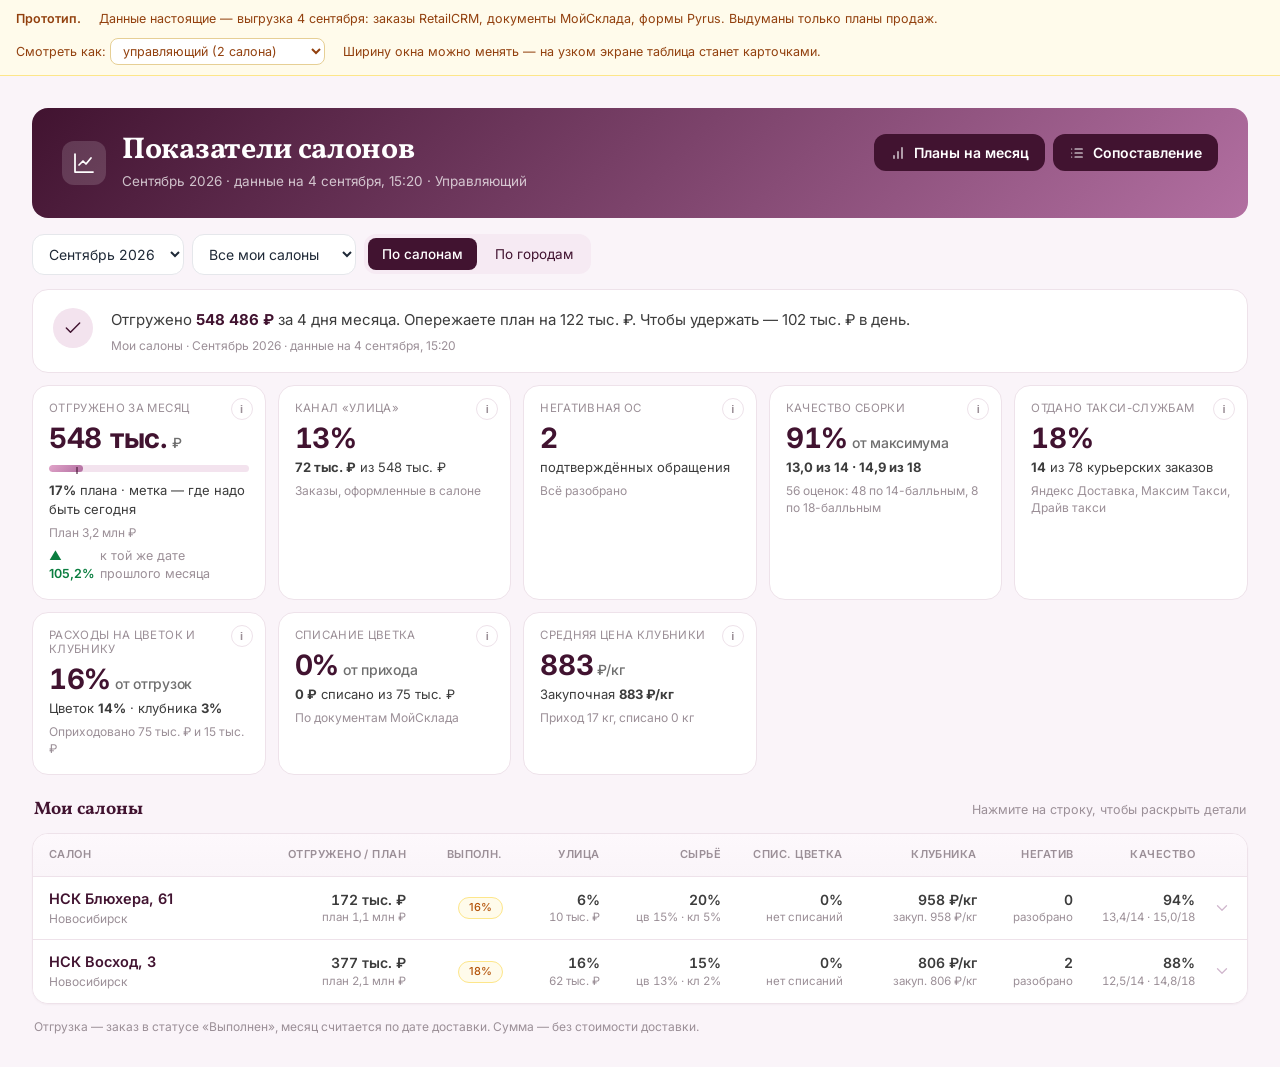
<file: prototypes/salon-kpi/index.html>
<!DOCTYPE html>
<html lang="ru">
<head>
<meta charset="utf-8">
<meta name="viewport" content="width=device-width, initial-scale=1">
<title>Показатели салонов — прототип</title>
<link rel="preconnect" href="https://fonts.googleapis.com">
<link rel="preconnect" href="https://fonts.gstatic.com" crossorigin>
<link href="https://fonts.googleapis.com/css2?family=Vollkorn:wght@600;700&family=Inter:wght@400;500;600;700&display=swap" rel="stylesheet">
<style>
:root{
  --bx-darkest:#130810; --bx-dark:#1e0d1b; --bx-wine:#411330; --bx-primary:#4a1942;
  --bx-medium:#6b2660; --bx-accent:#8b3a7d;
  --bx-pink-deep:#B26FA1; --bx-pink:#D19CC2; --bx-pink-bright:#E1A4C9;
  --bx-pink-light:#E4C2DD; --bx-pink-wash:#F3E3EE;
  --bx-bg:#faf4f9; --bx-bg-2:#f5e8f3; --bx-white:#fff;
  --bx-text:#3C3C3C; --bx-text-2:#6F6F6F; --bx-muted:#9b8f97;
  --bx-border:#eee2ea; --bx-scroll:#d1b8ce;
  --bx-up:#0a7d3f; --bx-down:#c0322f;
  --bx-grad-header:linear-gradient(135deg,#411330 0%,#B26FA1 100%);
  --bx-grad-accent:linear-gradient(135deg,#E1A4C9 0%,#B26FA1 100%);
  --bx-r-sm:4px; --bx-r-md:6px; --bx-r-lg:8px; --bx-r-xl:12px; --bx-r-2xl:16px;
  --bx-font-head:'Vollkorn',Georgia,serif;
  --bx-font-body:'Inter','PT Sans',system-ui,-apple-system,sans-serif;
}
*{box-sizing:border-box}
body{margin:0;background:var(--bx-bg);color:var(--bx-text);font-family:var(--bx-font-body);
  -webkit-font-smoothing:antialiased;font-size:14px;line-height:1.45}
h1,h2,h3,h4{font-family:var(--bx-font-head);color:var(--bx-wine);font-weight:700;margin:0}
::-webkit-scrollbar{width:5px;height:5px}
::-webkit-scrollbar-track{background:transparent}
::-webkit-scrollbar-thumb{background:var(--bx-scroll);border-radius:4px}
:focus-visible{outline:2px solid var(--bx-pink-deep);outline-offset:2px;border-radius:6px}

.bx-page{width:100%;max-width:1400px;margin:0 auto;padding:32px}
@media(max-width:768px){.bx-page{padding:14px}}

/* ---------- Панель прототипа (в продукте её нет) ---------- */
.proto{background:#fffbeb;border-bottom:1px solid #fde68a;color:#92400e;padding:10px 16px;font-size:12.5px}
.proto__in{max-width:1400px;margin:0 auto;display:flex;flex-wrap:wrap;gap:10px 18px;align-items:center}
.proto b{font-weight:600}
.proto select{font:inherit;padding:4px 8px;border-radius:8px;border:1px solid #e6cf95;background:#fff;color:#92400e}

/* ---------- Шапка ---------- */
.bx-header{display:flex;align-items:flex-start;justify-content:space-between;gap:16px;
  background:var(--bx-grad-header);color:#fff;border-radius:var(--bx-r-2xl);padding:26px 30px;margin-bottom:16px}
.bx-header__left{display:flex;align-items:center;gap:16px;min-width:0}
.bx-header__icon{flex:0 0 auto;width:44px;height:44px;display:flex;align-items:center;justify-content:center;
  border-radius:var(--bx-r-xl);background:rgba(255,255,255,.15)}
.bx-header__title{font-size:30px;line-height:1.1;letter-spacing:-.01em;color:#fff}
.bx-header__subtitle{color:rgba(255,255,255,.72);font-size:13.5px;margin:5px 0 0}
.bx-header__actions{flex:0 0 auto;display:flex;align-items:center;gap:8px;flex-wrap:wrap}
.bx-btn--light{background:rgba(255,255,255,.16);color:#fff;border:none}
.bx-btn--light:hover{background:rgba(255,255,255,.26)}
@media(max-width:768px){
  .bx-header{flex-direction:column;padding:18px;gap:12px;border-radius:var(--bx-r-xl)}
  .bx-header__title{font-size:21px}
  .bx-header__icon{width:36px;height:36px}
  .bx-header__actions{width:100%}
  .bx-header__actions .bx-btn{flex:1}
}

/* ---------- Кнопки, поля, бейджи ---------- */
.bx-btn{display:inline-flex;align-items:center;justify-content:center;gap:8px;padding:10px 16px;
  border-radius:var(--bx-r-xl);border:none;cursor:pointer;font-size:14px;font-weight:600;
  font-family:inherit;background:var(--bx-wine);color:#fff;transition:opacity .15s}
.bx-btn:disabled{opacity:.5;cursor:default}
.bx-btn:hover:not(:disabled){opacity:.92}
.bx-btn--ghost{background:#fff;color:var(--bx-wine);border:1px solid var(--bx-border)}
.bx-btn--ghost:hover{background:var(--bx-bg-2)}
.bx-btn--sm{padding:7px 12px;font-size:13px}
.bx-input,select.bx-input{width:100%;padding:10px 12px;border-radius:var(--bx-r-xl);
  border:1px solid #e5e7eb;font-size:14px;color:#1f2937;outline:none;font-family:inherit;background:#fff}
.bx-input:focus{border-color:var(--bx-pink-deep);box-shadow:0 0 0 3px rgba(178,111,161,.15)}
.bx-badge{display:inline-block;border-radius:9999px;padding:2px 10px;font-size:11px;font-weight:500;white-space:nowrap}
.b-neutral{background:rgba(0,0,0,.05);color:#6F6F6F}
.b-ok{background:#ecfdf5;color:#047857;border:1px solid #a7f3d0}
.b-warn{background:#fffbeb;color:#b45309;border:1px solid #fde68a}
.b-bad{background:#fef2f2;color:#b91c1c;border:1px solid #fecaca}
.b-brand{background:rgba(228,194,221,.4);color:#411330}

/* ---------- Фильтры ---------- */
.filters{display:flex;flex-wrap:wrap;gap:8px;align-items:center;margin-bottom:14px}
.filters .bx-input{width:auto;min-width:150px}
@media(max-width:768px){
  .filters{gap:6px}
  .filters .bx-input{flex:1 1 45%;min-width:0;padding:9px 10px;font-size:13.5px}
}
.bx-tabs{display:inline-flex;gap:4px;padding:4px;border-radius:var(--bx-r-xl);background:rgba(228,194,221,.2)}
.bx-tab{padding:8px 14px;font-size:13.5px;border-radius:var(--bx-r-lg);color:var(--bx-wine);
  background:none;border:none;cursor:pointer;font-family:inherit;white-space:nowrap}
.bx-tab--active{background:var(--bx-wine);color:#fff;font-weight:500}

/* ---------- Плашки ---------- */
.notice{display:flex;gap:10px;align-items:flex-start;border-radius:var(--bx-r-xl);padding:11px 14px;
  font-size:13px;margin-bottom:10px;line-height:1.5}
.notice--warn{background:#fffbeb;border:1px solid #fde68a;color:#92400e}
.notice--info{background:#fff;border:1px solid var(--bx-border);color:var(--bx-text-2)}
.notice__act{margin-left:auto;flex:0 0 auto}
.notice svg{flex:0 0 auto;margin-top:1px}
@media(max-width:640px){.notice{flex-wrap:wrap}.notice__act{margin-left:0;width:100%}}

/* ---------- Итог месяца ---------- */
.summary{background:#fff;border:1px solid var(--bx-border);border-radius:var(--bx-r-2xl);
  padding:18px 20px;margin-bottom:12px;display:flex;gap:18px;align-items:flex-start}
.summary__mark{flex:0 0 auto;width:40px;height:40px;border-radius:50%;display:flex;align-items:center;
  justify-content:center;background:var(--bx-pink-wash);color:var(--bx-wine)}
.summary__text{font-size:15px;color:var(--bx-text);line-height:1.55}
.summary__text b{color:var(--bx-wine)}
.summary__meta{font-size:12px;color:var(--bx-muted);margin-top:6px}
@media(max-width:640px){.summary{padding:14px;gap:12px}.summary__text{font-size:14px}}

/* ---------- KPI ---------- */
/* Плиток семь — фиксированное число колонок оставляло бы дыры на средних
   экранах, поэтому колонки подбираются под ширину */
.kpis{display:grid;gap:12px;grid-template-columns:repeat(auto-fill,minmax(214px,1fr));margin-bottom:14px}
@media(max-width:520px){.kpis{grid-template-columns:1fr;gap:8px}}
.kpi{position:relative;padding:16px;text-align:left;font:inherit;border:1px solid var(--bx-border);
  background:#fff;border-radius:var(--bx-r-2xl);display:flex;flex-direction:column;gap:2px}
.kpi--flag{border-color:#fde68a;background:#fffdf7}
.kpi__label{font-size:11.5px;color:var(--bx-muted);text-transform:uppercase;letter-spacing:.03em;
  line-height:1.2;padding-right:26px}
.kpi__value{font-weight:700;font-size:28px;color:var(--bx-wine);margin:6px 0 2px;line-height:1;
  font-variant-numeric:tabular-nums lining-nums;letter-spacing:-.01em}
.kpi__unit{font-size:14px;color:var(--bx-text-2);font-weight:500;margin-left:4px}
.kpi__mean{font-size:13px;color:var(--bx-text);margin-top:2px}
.kpi__sub{font-size:12px;color:var(--bx-muted);margin-top:3px}
.bx-delta{font-size:12.5px;font-weight:600;display:inline-flex;align-items:center;gap:5px;margin-top:4px}
.bx-delta--up{color:var(--bx-up)} .bx-delta--down{color:var(--bx-down)} .bx-delta--flat{color:var(--bx-muted)}
.bx-delta__vs{color:var(--bx-muted);font-weight:400}
.bx-bar{height:7px;border-radius:4px;background:var(--bx-pink-wash);overflow:hidden;margin:9px 0 3px}
.bx-bar__fill{height:100%;border-radius:4px;background:var(--bx-grad-accent);transition:width .3s}
.bx-bar__fill--low{background:linear-gradient(135deg,#f0b3b2 0%,#c0322f 100%)}
.bx-bar__pace{position:relative;height:0}
.pace-mark{position:absolute;top:-10px;width:2px;height:7px;background:var(--bx-wine);opacity:.55}
.kpi__info{position:absolute;top:12px;right:12px;width:22px;height:22px;border-radius:50%;
  border:1px solid var(--bx-border);background:#fff;color:var(--bx-muted);cursor:pointer;
  font-size:11px;font-weight:600;line-height:1;display:flex;align-items:center;justify-content:center;padding:0}
.kpi__info:hover{border-color:var(--bx-pink);color:var(--bx-wine)}
.kpi__how{display:none;font-size:12px;color:var(--bx-text-2);background:var(--bx-bg);
  border-radius:var(--bx-r-lg);padding:9px 11px;margin-top:10px;line-height:1.5}
.kpi__how--open{display:block}

/* ---------- Список салонов ---------- */
.section-head{display:flex;align-items:baseline;justify-content:space-between;gap:12px;margin:22px 2px 10px}
.section-head h2{font-size:18px}
.section-head__hint{font-size:12.5px;color:var(--bx-muted)}
.rows{background:#fff;border:1px solid var(--bx-border);border-radius:var(--bx-r-2xl);overflow:hidden;
  box-shadow:0 1px 2px rgba(65,19,48,.04)}
.row-head,.row{display:grid;
  grid-template-columns:minmax(170px,1.7fr) 1.1fr .7fr .7fr .9fr .9fr 1fr .7fr .9fr 26px;
  gap:10px;align-items:center;padding:13px 16px;font-size:13.5px}
.row-head{background:linear-gradient(180deg,#fdf8fc 0%,#faf5f9 100%);font-size:11px;
  text-transform:uppercase;letter-spacing:.04em;color:var(--bx-muted);font-weight:600;
  border-bottom:1px solid var(--bx-border)}
/* font:inherit не переносит text-transform — без этого часть заголовков шла не капсом */
.row-head button{background:none;border:none;font:inherit;color:inherit;cursor:pointer;padding:0;
  text-align:inherit;text-transform:inherit;letter-spacing:inherit;display:inline-flex;align-items:center;gap:4px}
.row-head button:hover{color:var(--bx-wine)}
.row-head button[data-active]{color:var(--bx-wine)}
/* .row — это <button>: собственную рамку браузера нужно снять явно, иначе поверх
   разделителей рисуется вторая линия (было видно как двойное обрамление строк) */
.row{border:none;border-top:1px solid var(--bx-border);cursor:pointer;background:#fff;width:100%;
  text-align:left;font:inherit;color:inherit;appearance:none;-webkit-appearance:none;
  transition:background .15s}
.row:first-of-type{border-top:none}
.row:hover{background:#fdf9fc}
.row--open{background:#fdf9fc}
.row__name{font-weight:600;color:var(--bx-wine);font-size:14.5px;line-height:1.3}
.row__city{font-size:12px;color:var(--bx-muted);font-weight:400;margin-top:2px}
.row__num{font-variant-numeric:tabular-nums lining-nums;font-weight:600;color:var(--bx-text);
  line-height:1.25;display:block}
.row__num small{display:block;font-weight:400;font-size:11.5px;color:var(--bx-muted);margin-top:2px}
.row__num--bad{color:var(--bx-down)}
/* Числа выравниваем по правому краю — так столбец читается сверху вниз без спотыканий */
.row-head > :not(:first-child),.row > :not(:first-child):not(.row__chev){text-align:right}
.row__chev{justify-self:end;color:var(--bx-scroll);transition:transform .2s,color .15s;line-height:0}
.row:hover .row__chev{color:var(--bx-pink-deep)}
.row__chev--open{transform:rotate(180deg);color:var(--bx-wine)}
.cell-label{display:none}

/* Колонок стало восемь — на среднем экране они уже не помещаются,
   поэтому в карточки переходим раньше */
@media(max-width:1180px){
  .row-head{display:none}
  .rows{background:none;border:none;border-radius:0;box-shadow:none;overflow:visible}
  .row{position:relative;grid-template-columns:1fr 1fr;gap:12px;background:#fff;
    border:1px solid var(--bx-border);border-radius:var(--bx-r-2xl);margin-bottom:8px;padding:16px}
  .row:first-of-type{border-top:1px solid var(--bx-border)}
  .row--open{margin-bottom:0;border-radius:var(--bx-r-2xl) var(--bx-r-2xl) 0 0;border-bottom:none}
  .row__name{grid-column:1 / -1;font-size:16px;padding-right:28px}
  .row__chev{position:absolute;right:16px;top:16px}
  .row-head > :not(:first-child),.row > :not(:first-child):not(.row__chev){text-align:left}
  .cell-label{display:block;font-size:10.5px;color:var(--bx-muted);text-transform:uppercase;
    letter-spacing:.04em;margin-bottom:3px}
  .row__num{font-size:15.5px}
}

/* ---------- Детали салона ---------- */
.details{background:linear-gradient(180deg,#fbf6fa 0%,var(--bx-bg) 100%);
  border-top:1px solid var(--bx-border);padding:16px 20px}
.details__grid{display:grid;grid-template-columns:repeat(auto-fit,minmax(230px,1fr));gap:12px}
@media(max-width:1180px){
  .details{border:1px solid var(--bx-border);border-top:none;
    border-radius:0 0 var(--bx-r-2xl) var(--bx-r-2xl);margin:0 0 8px;padding:14px}}
@media(max-width:640px){.details__grid{grid-template-columns:1fr}}
.dcard{background:#fff;border:1px solid var(--bx-border);border-radius:var(--bx-r-xl);padding:14px}
.dcard h4{font-size:14px;margin-bottom:10px}
.dlist{display:flex;flex-direction:column;gap:7px}
.dline{display:flex;align-items:center;gap:8px;font-size:13px}
.dline__name{flex:1 1 auto;min-width:0;overflow:hidden;text-overflow:ellipsis;white-space:nowrap}
.dline--stack{align-items:flex-start}
.dline--stack .dline__name{white-space:normal}
.dline__name small{display:block;font-size:11.5px;color:var(--bx-muted);
  font-variant-numeric:tabular-nums;margin-top:1px}
.dline--stack .dbar,.dline--stack .dline__val{margin-top:4px}
.dline__val{font-variant-numeric:tabular-nums;font-weight:600;color:var(--bx-wine)}
.dbar{height:6px;border-radius:3px;background:var(--bx-pink-wash);overflow:hidden;flex:0 0 76px}
.dbar__fill{height:100%;background:var(--bx-grad-accent)}
.dempty{font-size:13px;color:var(--bx-muted)}

/* ---------- Модалка ---------- */
.modal{position:fixed;inset:0;display:none;align-items:center;justify-content:center;padding:16px;z-index:50}
.modal--open{display:flex}
.modal__overlay{position:absolute;inset:0;background:rgba(19,8,16,.45)}
.modal__box{position:relative;background:#fff;border-radius:var(--bx-r-2xl);width:100%;max-width:720px;
  max-height:88vh;display:flex;flex-direction:column;overflow:hidden}
.modal__head{display:flex;align-items:center;justify-content:space-between;gap:12px;padding:18px 20px;
  border-bottom:1px solid var(--bx-border)}
.modal__body{padding:18px 20px;overflow-y:auto}
.modal__foot{padding:14px 20px;border-top:1px solid var(--bx-border);display:flex;gap:8px;justify-content:flex-end}
.modal__close{background:none;border:none;cursor:pointer;color:var(--bx-muted);padding:4px;line-height:0}
@media(max-width:640px){
  .modal{padding:0;align-items:flex-end}
  .modal__box{max-width:none;max-height:94vh;border-radius:var(--bx-r-2xl) var(--bx-r-2xl) 0 0}
  .modal__foot{position:sticky;bottom:0;background:#fff}
  .modal__foot .bx-btn{flex:1}
}
.plan-row{display:grid;grid-template-columns:1fr 160px;gap:10px;align-items:center;padding:9px 0;
  border-bottom:1px solid var(--bx-border)}
.plan-row:last-child{border-bottom:none}
.plan-row__name{font-size:14px}
.plan-row__fact{font-size:12px;color:var(--bx-muted)}
@media(max-width:520px){.plan-row{grid-template-columns:1fr;gap:6px}}
.map-row{display:grid;grid-template-columns:1fr auto;gap:10px;align-items:center;padding:11px 0;
  border-bottom:1px solid var(--bx-border)}
.map-row:last-child{border-bottom:none}
.map-row__key{font-weight:600;color:var(--bx-wine);font-size:14px}
.map-row__meta{font-size:12px;color:var(--bx-muted);margin-top:2px}
.map-row__act{display:flex;gap:6px;align-items:center;flex-wrap:wrap}
@media(max-width:640px){.map-row{grid-template-columns:1fr}.map-row__act{width:100%}
  .map-row__act .bx-input{flex:1}}
.hint{font-size:12.5px;color:var(--bx-text-2);background:var(--bx-bg);border-radius:var(--bx-r-lg);
  padding:10px 12px;margin-bottom:14px;line-height:1.5}
.sr-only{position:absolute;width:1px;height:1px;padding:0;margin:-1px;overflow:hidden;clip:rect(0,0,0,0);border:0}
</style>
</head>
<body>

<!-- Панель прототипа: в готовом модуле её нет, здесь она нужна, чтобы посмотреть
     экран глазами разных пользователей -->
<div class="proto">
  <div class="proto__in">
    <b>Прототип.</b> Данные настоящие — выгрузка 4 сентября: заказы RetailCRM, документы
    МойСклада, формы Pyrus. Выдуманы только планы продаж.
    <label>Смотреть как:
      <select id="roleSelect">
        <option value="manager">управляющий (2 салона)</option>
        <option value="manager1">управляющий (1 салон)</option>
        <option value="nostores">управляющий без привязки</option>
        <option value="admin">директор / админ (вся сеть)</option>
      </select>
    </label>
    <span>Ширину окна можно менять — на узком экране таблица станет карточками.</span>
  </div>
</div>

<div class="bx-page">

  <header class="bx-header">
    <div class="bx-header__left">
      <span class="bx-header__icon">
        <svg width="24" height="24" viewBox="0 0 24 24" fill="none" stroke="currentColor" stroke-width="1.75"
             stroke-linecap="round" stroke-linejoin="round"><path d="M3 3v18h18"/><path d="M7 14l4-4 3 3 5-6"/></svg>
      </span>
      <div>
        <h1 class="bx-header__title">Показатели салонов</h1>
        <p class="bx-header__subtitle" id="headerSub">Сентябрь 2026 · данные на 4 сентября, 15:20</p>
      </div>
    </div>
    <div class="bx-header__actions">
      <button class="bx-btn bx-btn--light" id="btnPlans">
        <svg width="16" height="16" viewBox="0 0 24 24" fill="none" stroke="currentColor" stroke-width="1.75"
             stroke-linecap="round" stroke-linejoin="round"><path d="M12 20V10"/><path d="M18 20V4"/><path d="M6 20v-4"/></svg>
        Планы на месяц
      </button>
      <button class="bx-btn bx-btn--light" id="btnMapping">
        <svg width="16" height="16" viewBox="0 0 24 24" fill="none" stroke="currentColor" stroke-width="1.75"
             stroke-linecap="round" stroke-linejoin="round"><path d="M9 6h11"/><path d="M9 12h11"/><path d="M9 18h11"/>
             <path d="M4 6h.01"/><path d="M4 12h.01"/><path d="M4 18h.01"/></svg>
        Сопоставление
      </button>
    </div>
  </header>

  <div class="filters">
    <select class="bx-input" id="monthSelect" aria-label="Месяц"></select>
    <select class="bx-input" id="salonSelect" aria-label="Салон"></select>
    <div class="bx-tabs" id="scopeTabs" role="tablist">
      <button class="bx-tab bx-tab--active" data-scope="salon" role="tab">По салонам</button>
      <button class="bx-tab" data-scope="city" role="tab">По городам</button>
    </div>
  </div>

  <div id="notices"></div>
  <div id="summary"></div>
  <div class="kpis" id="kpis"></div>

  <div class="section-head">
    <h2 id="listTitle">Мои салоны</h2>
    <span class="section-head__hint" id="listHint">Нажмите на строку, чтобы раскрыть детали</span>
  </div>
  <div class="rows" id="rows"></div>

  <p style="font-size:12px;color:var(--bx-muted);margin:14px 2px 0">
    Отгрузка — заказ в статусе «Выполнен», месяц считается по дате доставки. Сумма — без стоимости доставки.
  </p>
</div>

<!-- ================= Модалка: планы ================= -->
<div class="modal" id="plansModal" role="dialog" aria-modal="true" aria-labelledby="plansTitle">
  <div class="modal__overlay" data-close></div>
  <div class="modal__box">
    <div class="modal__head">
      <h3 id="plansTitle">Планы на месяц</h3>
      <button class="modal__close" data-close aria-label="Закрыть">
        <svg width="20" height="20" viewBox="0 0 24 24" fill="none" stroke="currentColor" stroke-width="1.75"
             stroke-linecap="round"><path d="M18 6L6 18M6 6l12 12"/></svg>
      </button>
    </div>
    <div class="modal__body">
      <p class="hint">План вводит администратор. Прошлые месяцы сохраняются: изменение плана задним
        числом видно в журнале — кто и когда поменял.</p>
      <div class="filters" style="margin-bottom:10px">
        <select class="bx-input" id="planMonth" aria-label="Месяц плана"></select>
        <button class="bx-btn bx-btn--ghost bx-btn--sm" id="planCopy">Скопировать из прошлого месяца</button>
      </div>
      <div id="planRows"></div>
    </div>
    <div class="modal__foot">
      <button class="bx-btn bx-btn--ghost" data-close>Отмена</button>
      <button class="bx-btn" id="planSave">Сохранить</button>
    </div>
  </div>
</div>

<!-- ================= Модалка: сопоставление ================= -->
<div class="modal" id="mapModal" role="dialog" aria-modal="true" aria-labelledby="mapTitle">
  <div class="modal__overlay" data-close></div>
  <div class="modal__box">
    <div class="modal__head">
      <h3 id="mapTitle">Сопоставление источников</h3>
      <button class="modal__close" data-close aria-label="Закрыть">
        <svg width="20" height="20" viewBox="0 0 24 24" fill="none" stroke="currentColor" stroke-width="1.75"
             stroke-linecap="round"><path d="M18 6L6 18M6 6l12 12"/></svg>
      </button>
    </div>
    <div class="modal__body">
      <p class="hint">Салон называется по-разному в CRM, в форме качества и в форме негативной ОС.
        Здесь видно всё, что система встретила в данных, но не смогла отнести ни к одному салону, —
        и сколько на этом теряется. Система предлагает вариант, решение принимает человек.</p>
      <div id="mapRows"></div>
    </div>
    <div class="modal__foot">
      <button class="bx-btn bx-btn--ghost" data-close>Закрыть</button>
    </div>
  </div>
</div>

<script>
(function(){
'use strict';

// ============================================================================
// Данные прототипа. Пропорции взяты из реальных выгрузок:
// ~220 выполненных заказов в день по сети, доля «Улицы» 15–25%, качество 90–95%
// от максимума, негативной ОС ~95 обращений в месяц на сеть (подтверждено ~половина).
// ============================================================================

const MONTHS = {
  '2026-09': {label:'Сентябрь 2026', days:30, passed:4, asOf:'4 сентября, 15:20', running:true},
  '2026-08': {label:'Август 2026',   days:31, passed:31, asOf:'1 сентября, 03:10', running:false}
};

// ВСЕ ЦИФРЫ НИЖЕ — РЕАЛЬНЫЕ, выгружены 2026-09-04: заказы RetailCRM (статус
// «Выполнен», период по дате доставки), документы МойСклада, формы Pyrus 1291124
// (негативная ОС) и 1327961 (качество). Выдуманы только планы продаж.
//
// fact — отгружено; prevToDate — сколько было в прошлом месяце НА ЭТУ ЖЕ ДАТУ
// (сравнивать неполный месяц с полным прошлым бессмысленно);
// courierOrders/taxiOrders — заказы с типом «Доставка курьером» и из них отданные такси-службам.
//
// Качество: у видов заказа РАЗНЫЙ максимум — 14 баллов (клубничный и цветочный букет,
// коробочка, боксы) и 18 баллов (комбинированные: клубнично-цветочный букет, коробочка
// с букетом, цветочно-клубничный бокс). Средний балл между ними не усредняется — это
// разные шкалы. Поэтому храним пару {a14,c14,a18,c18}, а сравнимая величина —
// процент от максимума: (сумма баллов) / (сумма максимумов).
const SALONS = [
  {id:1, name:"НСК Восход, 3", city:"Новосибирск", data:{
    '2026-09':{plan:2100000, fact:376971, prevToDate:202393, street:62012, nosOk:2, nosReview:0,
      nosCats:[["Доставка", 2]], q:{a14:12.48, c14:23, a18:14.8, c18:5},
      courierOrders:53, taxiOrders:13,
      florists:[{n:"Флорист 3",a14:12.45,c14:11,a18:16.0,c18:1},{n:"Флорист 2",a14:12.2,c14:5,a18:12.5,c18:2},{n:"Флорист 5",a14:13.0,c14:4,a18:15.0,c18:1},{n:"Флорист 8",a14:12.33,c14:3,a18:18.0,c18:1}],
      channels:[["Яндекс Еда", 112389], ["Заказ с сайта", 93608], ["Улица", 62012], ["Заказ с Flowwow", 52705], ["Telegram", 15492]]},
    '2026-08':{plan:1950000, fact:1991000, prevToDate:1743488, street:294248, nosOk:7, nosReview:4,
      nosCats:[["Доставка", 3], ["Обслуживание в салоне", 1], ["Сборка букета", 1], ["Насекомые", 1], ["Цветок", 1]], q:{a14:13.02, c14:62, a18:15.27, c18:11},
      courierOrders:311, taxiOrders:101,
      florists:[{n:"Флорист 8",a14:13.65,c14:23,a18:16.67,c18:3},{n:"Флорист 6",a14:13.44,c14:16,a18:15.67,c18:6},{n:"флорист 17",a14:11.8,c14:10,a18:12.0,c18:2},{n:"Флорист 2",a14:12.67,c14:6,a18:0,c18:0},{n:"флорист 15",a14:12.5,c14:4,a18:0,c18:0},{n:"Флорист 3",a14:11.0,c14:1,a18:0,c18:0}],
      channels:[["Яндекс Еда", 642326], ["Заказ с Flowwow", 387497], ["Заказ с сайта", 326207], ["Улица", 294248], ["МАКС", 87444]]}}},

  {id:2, name:"НСК Блюхера, 61", city:"Новосибирск", data:{
    '2026-09':{plan:1100000, fact:171515, prevToDate:64842, street:9521, nosOk:0, nosReview:0,
      nosCats:[], q:{a14:13.4, c14:25, a18:15.0, c18:3},
      courierOrders:25, taxiOrders:1,
      florists:[{n:"Флорист 10",a14:13.21,c14:14,a18:14.0,c18:2},{n:"флорист 13",a14:13.64,c14:11,a18:17.0,c18:1}],
      channels:[["Яндекс Еда", 54995], ["Заказ с сайта", 51476], ["Заказ с Flowwow", 19764], ["По телефону", 14365], ["Улица", 9521]]},
    '2026-08':{plan:1100000, fact:1012965, prevToDate:795277, street:77668, nosOk:2, nosReview:1,
      nosCats:[["Доставка", 2]], q:{a14:13.61, c14:56, a18:16.5, c18:8},
      courierOrders:134, taxiOrders:24,
      florists:[{n:"флорист 13",a14:13.67,c14:36,a18:16.8,c18:5},{n:"Флорист 10",a14:13.88,c14:16,a18:17.0,c18:2},{n:"Флорист 3",a14:12.0,c14:4,a18:14.0,c18:1}],
      channels:[["Яндекс Еда", 360131], ["Заказ с сайта", 191165], ["Заказ с Flowwow", 139629], ["Улица", 77668], ["ВКонтакте", 73089]]}}},

  {id:9, name:"НСК Железнодорожная, 15/1", city:"Новосибирск", data:{
    '2026-09':{plan:1200000, fact:180511, prevToDate:104011, street:24635, nosOk:1, nosReview:0,
      nosCats:[["Сервис", 1]], q:{a14:13.0, c14:26, a18:15.5, c18:2},
      courierOrders:22, taxiOrders:4,
      florists:[{n:"Флорист 4",a14:13.62,c14:13,a18:15.5,c18:2},{n:"Флорист 9",a14:12.45,c14:11,a18:0,c18:0},{n:"Флорист 3",a14:12.0,c14:2,a18:0,c18:0}],
      channels:[["Заказ с сайта", 64691], ["Улица", 24635], ["Заказ с Flowwow", 23830], ["WhatsApp", 21987], ["Яндекс Еда", 13509]]},
    '2026-08':{plan:1100000, fact:1132622, prevToDate:990520, street:157402, nosOk:3, nosReview:2,
      nosCats:[["Доставка", 1], ["Сервис", 1], ["Сборка букета", 1]], q:{a14:13.28, c14:61, a18:16.0, c18:5},
      courierOrders:168, taxiOrders:15,
      florists:[{n:"Флорист 9",a14:13.19,c14:37,a18:16.33,c18:3},{n:"Флорист 4",a14:13.42,c14:24,a18:15.5,c18:2}],
      channels:[["Заказ с сайта", 268221], ["Яндекс Еда", 255248], ["Заказ с Flowwow", 178304], ["Улица", 157402], ["ВКонтакте", 79276]]}}},

  {id:4, name:"ЕКБ Бажова", city:"Екатеринбург", data:{
    '2026-09':{plan:3000000, fact:344415, prevToDate:316570, street:31261, nosOk:5, nosReview:1,
      nosCats:[["Доставка", 4], ["Сборка букета", 1]], q:{a14:12.92, c14:25, a18:17.25, c18:4},
      courierOrders:60, taxiOrders:20,
      florists:[{n:"Флорист 2",a14:12.77,c14:13,a18:16.5,c18:2},{n:"Флорист 1",a14:13.1,c14:10,a18:18.0,c18:2},{n:"Флорист 3",a14:13.0,c14:2,a18:0,c18:0}],
      channels:[["Заказ с сайта", 107283], ["Яндекс Еда", 83836], ["Заказ с Flowwow", 55845], ["Улица", 31261], ["МАКС", 23746]]},
    '2026-08':{plan:2800000, fact:2864485, prevToDate:2334390, street:199073, nosOk:9, nosReview:17,
      nosCats:[["Доставка", 4], ["Ягода", 3], ["Сервис", 1], ["Обслуживание в салоне", 1]], q:{a14:13.23, c14:78, a18:16.75, c18:12},
      courierOrders:447, taxiOrders:122,
      florists:[{n:"Флорист 2",a14:13.45,c14:31,a18:17.33,c18:6},{n:"Флорист 3",a14:13.0,c14:23,a18:15.67,c18:3},{n:"Флорист 4",a14:13.18,c14:11,a18:16.0,c18:2},{n:"Флорист 1",a14:13.18,c14:11,a18:0,c18:0},{n:"Флорист 5",a14:13.0,c14:2,a18:18.0,c18:1}],
      channels:[["Яндекс Еда", 1315286], ["Заказ с сайта", 506191], ["Заказ с Flowwow", 499258], ["Улица", 199073], ["МАКС", 100023]]}}},

  {id:5, name:"Барнаул Советская", city:"Барнаул", data:{
    '2026-09':{plan:700000, fact:83752, prevToDate:60324, street:13486, nosOk:0, nosReview:0,
      nosCats:[], q:{a14:13.17, c14:23, a18:17.0, c18:2},
      courierOrders:12, taxiOrders:1,
      florists:[{n:"Флорист 1",a14:13.15,c14:13,a18:17.0,c18:1},{n:"Флорист 5",a14:13.2,c14:10,a18:17.0,c18:1}],
      channels:[["Заказ с сайта", 36189], ["Улица", 13486], ["Яндекс Еда", 10985], ["По телефону", 10774], ["Заказ с Flowwow", 7728]]},
    '2026-08':{plan:700000, fact:661803, prevToDate:616708, street:45503, nosOk:1, nosReview:0,
      nosCats:[["Доставка", 1]], q:{a14:13.37, c14:46, a18:17.0, c18:8},
      courierOrders:88, taxiOrders:9,
      florists:[{n:"Флорист 5",a14:13.53,c14:30,a18:18.0,c18:3},{n:"Флорист 1",a14:13.06,c14:16,a18:16.4,c18:5}],
      channels:[["Яндекс Еда", 208403], ["Заказ с сайта", 136185], ["По телефону", 76872], ["Заказ с Flowwow", 76273], ["МАКС", 50380]]}}},

  {id:6, name:"Барнаул Лазурная", city:"Барнаул", data:{
    '2026-09':{plan:850000, fact:157877, prevToDate:70402, street:16352, nosOk:0, nosReview:2,
      nosCats:[], q:{a14:13.38, c14:21, a18:16.29, c18:7},
      courierOrders:18, taxiOrders:1,
      florists:[{n:"Флорист 2",a14:13.75,c14:12,a18:15.67,c18:3},{n:"Флорист 3",a14:12.89,c14:9,a18:16.75,c18:4}],
      channels:[["Заказ с сайта", 45176], ["Яндекс Еда", 39303], ["Заказ с Flowwow", 16933], ["Улица", 16352], ["МАКС", 16072]]},
    '2026-08':{plan:800000, fact:831504, prevToDate:720160, street:74102, nosOk:3, nosReview:6,
      nosCats:[["Сервис", 2], ["Доставка", 1]], q:{a14:13.54, c14:56, a18:17.0, c18:8},
      courierOrders:128, taxiOrders:12,
      florists:[{n:"Флорист 3",a14:13.49,c14:35,a18:17.25,c18:4},{n:"Флорист 2",a14:13.62,c14:21,a18:16.75,c18:4}],
      channels:[["Яндекс Еда", 250160], ["Заказ с сайта", 194991], ["Заказ с Flowwow", 136375], ["Улица", 74102], ["МАКС", 50780]]}}},

  {id:3, name:"Томск Дальне-Ключевская, 16а", city:"Томск", data:{
    '2026-09':{plan:1500000, fact:249002, prevToDate:124486, street:7431, nosOk:1, nosReview:2,
      nosCats:[["Сборка букета", 1]], q:{a14:13.71, c14:24, a18:16.25, c18:4},
      courierOrders:46, taxiOrders:5,
      florists:[{n:"Флорист 2",a14:13.6,c14:10,a18:15.5,c18:2},{n:"Флорист 3",a14:14.0,c14:7,a18:18.0,c18:1},{n:"Флорист 6",a14:13.6,c14:5,a18:16.0,c18:1},{n:"Флорист 1",a14:13.5,c14:2,a18:0,c18:0}],
      channels:[["Заказ с сайта", 80615], ["Яндекс Еда", 57481], ["Заказ с Flowwow", 44962], ["МАКС", 12993], ["По телефону", 12762]]},
    '2026-08':{plan:1400000, fact:1458869, prevToDate:1147541, street:70994, nosOk:6, nosReview:7,
      nosCats:[["Доставка", 3], ["Шары", 1], ["Сервис", 1], ["Ягода", 1]], q:{a14:13.16, c14:61, a18:15.5, c18:2},
      courierOrders:242, taxiOrders:113,
      florists:[{n:"Флорист 4",a14:12.82,c14:34,a18:15.5,c18:2},{n:"Флорист 3",a14:13.6,c14:20,a18:0,c18:0},{n:"Флорист 1",a14:13.75,c14:4,a18:0,c18:0},{n:"Флорист 2",a14:13.0,c14:2,a18:0,c18:0},{n:"флорист 14",a14:14.0,c14:1,a18:0,c18:0}],
      channels:[["Яндекс Еда", 478415], ["Заказ с сайта", 365690], ["Заказ с Flowwow", 265338], ["МАКС", 76149], ["Улица", 70994]]}}},

  {id:7, name:"Челябинск Цвиллинга, 59", city:"Челябинск", data:{
    '2026-09':{plan:1600000, fact:312595, prevToDate:148698, street:57211, nosOk:0, nosReview:3,
      nosCats:[], q:{a14:12.73, c14:11, a18:14.5, c18:2},
      courierOrders:36, taxiOrders:3,
      florists:[{n:"Флорист 1",a14:12.2,c14:5,a18:14.0,c18:1},{n:"Флорист 2",a14:13.5,c14:4,a18:0,c18:0},{n:"Флорист 7",a14:12.5,c14:2,a18:0,c18:0},{n:"Флорист 5",a14:0,c14:0,a18:15.0,c18:1}],
      channels:[["Яндекс Еда", 118728], ["Улица", 57211], ["Заказ с сайта", 48416], ["Заказ с Flowwow", 45875], ["По телефону", 13445]]},
    '2026-08':{plan:1500000, fact:1542509, prevToDate:1238692, street:346236, nosOk:4, nosReview:4,
      nosCats:[["Доставка", 2], ["Обслуживание в салоне", 1], ["Цветок", 1]], q:{a14:13.22, c14:40, a18:17.6, c18:5},
      courierOrders:171, taxiOrders:8,
      florists:[{n:"Флорист 2",a14:13.86,c14:14,a18:17.6,c18:5},{n:"Флорист 1",a14:12.2,c14:10,a18:0,c18:0},{n:"Флорист 5",a14:12.86,c14:7,a18:0,c18:0},{n:"Флорист 7",a14:13.57,c14:7,a18:0,c18:0},{n:"Флорист 4",a14:14.0,c14:2,a18:0,c18:0}],
      channels:[["Яндекс Еда", 624292], ["Улица", 346236], ["Заказ с Flowwow", 276063], ["Заказ с сайта", 162529], ["По телефону", 59268]]}}},

  {id:8, name:"Челябинск пр-кт Свердловский, 23", city:"Челябинск", data:{
    '2026-09':{plan:null, fact:106338, prevToDate:111129, street:12020, nosOk:0, nosReview:0,
      nosCats:[], q:{a14:13.64, c14:22, a18:16.33, c18:3},
      courierOrders:19, taxiOrders:1,
      florists:[{n:"Флорист 6",a14:13.64,c14:14,a18:16.5,c18:2},{n:"Флорист 4",a14:13.62,c14:8,a18:16.0,c18:1}],
      channels:[["Яндекс Еда", 36477], ["Заказ с Flowwow", 34198], ["Заказ с сайта", 14271], ["Улица", 12020], ["По телефону", 3987]]},
    '2026-08':{plan:900000, fact:916967, prevToDate:525780, street:92521, nosOk:1, nosReview:2,
      nosCats:[["Доставка", 1]], q:{a14:13.89, c14:54, a18:18.0, c18:3},
      courierOrders:140, taxiOrders:2,
      florists:[{n:"Флорист 6",a14:13.87,c14:38,a18:18.0,c18:3},{n:"Флорист 4",a14:13.94,c14:16,a18:0,c18:0}],
      channels:[["Яндекс Еда", 331883], ["Заказ с Flowwow", 288336], ["Заказ с сайта", 110570], ["Улица", 92521], ["Telegram", 25289]]}}}
];

const MAX_14 = 14, MAX_18 = 18;

// ============================================================================
// Склад (МойСклад). Цифры за август — РЕАЛЬНЫЕ, из выгрузки документов
// «Оприходование» (enter) и «Списание» (loss) по папкам Товары МС/Цветы и
// Товары МС/Клубника. Сентябрь — пропорционально прошедшей части месяца.
//
// fIn/fOut  — сумма оприходованного и списанного цветка, ₽
// bInSum    — сумма оприходованной клубники, ₽
// bInQty/bOutQty — вес оприходованной и списанной клубники, граммы
//   (в МойСкладе у товара «Клубника» единица не задана, фактически это граммы:
//    305 280 «единиц» на 298 161 ₽ — это 305 кг по ~977 ₽/кг)
// ============================================================================
const WAREHOUSE = {
  1: {'2026-08':{fIn:279616, fOut:37692, bInSum:184506, bInQty:177224, bOutQty:2290},
      '2026-09':{fIn:49308, fOut:0, bInSum:6990, bInQty:8670, bOutQty:0}},
  2: {'2026-08':{fIn:152946, fOut:149487, bInSum:104850, bInQty:106970, bOutQty:71564},
      '2026-09':{fIn:25547, fOut:0, bInSum:8388, bInQty:8755, bOutQty:0}},
  9: {'2026-08':{fIn:166683, fOut:56509, bInSum:111840, bInQty:106157, bOutQty:20038},
      '2026-09':{fIn:18171, fOut:1571, bInSum:8388, bInQty:10044, bOutQty:0}},
  4: {'2026-08':{fIn:532542, fOut:20740, bInSum:298161, bInQty:305280, bOutQty:29153},
      '2026-09':{fIn:3475, fOut:0, bInSum:22885, bInQty:23000, bOutQty:0}},
  5: {'2026-08':{fIn:93581, fOut:12100, bInSum:60644, bInQty:65970, bOutQty:11855},
      '2026-09':{fIn:0, fOut:632, bInSum:0, bInQty:0, bOutQty:700}},
  6: {'2026-08':{fIn:132063, fOut:11926, bInSum:75287, bInQty:82292, bOutQty:9110},
      '2026-09':{fIn:0, fOut:430, bInSum:0, bInQty:0, bOutQty:1215}},
  3: {'2026-08':{fIn:208234, fOut:10306, bInSum:130400, bInQty:141134, bOutQty:21783},
      '2026-09':{fIn:15782, fOut:0, bInSum:4560, bInQty:2900, bOutQty:626}},
  7: {'2026-08':{fIn:302256, fOut:13860, bInSum:114116, bInQty:125580, bOutQty:2979},
      '2026-09':{fIn:60445, fOut:0, bInSum:9215, bInQty:9700, bOutQty:0}},
  8: {'2026-08':{fIn:182768, fOut:14928, bInSum:84918, bInQty:94310, bOutQty:4366},
      '2026-09':{fIn:25180, fOut:0, bInSum:2850, bInQty:3000, bOutQty:0}}
};

// Доля списания цветка, выше которой это уже не потери, а вопрос к учёту
const FLOWER_LOSS_ALERT = 20;
const GRAMS_IN_KG = 1000;

// Ключи, встреченные в данных, но не привязанные ни к одному салону.
// Это и есть защита от тихой потери: видно, сколько теряется и на чём.
const UNMAPPED = [
  {key:'barkhat-akadem', source:'CRM, сайт заказа', meta:'38 заказов · 96 400 ₽ за сентябрь', guess:null,
   note:'Салона нет в справочнике дашборда'},
  {key:'Академ', source:'Pyrus, негативная ОС', meta:'3 обращения за сентябрь', guess:null,
   note:'Салона нет в справочнике дашборда'},
  {key:'НСК БХ', source:'Pyrus, качество сборки', meta:'1 оценка за сентябрь', guess:null,
   note:'Салона нет в справочнике дашборда'},
  {key:'Челябинск Свердловский 23', source:'Pyrus, качество сборки', meta:'12 оценок за сентябрь',
   guess:'Челябинск пр-кт Свердловский, 23', note:'Похоже на переименование: совпадает город и номер дома'}
];

const NEW_COURIER = {name:'Сити Драйв Доставка', orders:23, since:'2 сентября'};

// ============================================================================
// Роли (в продукте определяются учётной записью)
// ============================================================================
const ROLES = {
  manager:  {label:'Управляющий', storeIds:[1,2],  admin:false},
  manager1: {label:'Управляющий', storeIds:[4],    admin:false},
  nostores: {label:'Управляющий', storeIds:[],     admin:false},
  admin:    {label:'Директор',    storeIds:'all',  admin:true}
};

let state = {role:'manager', month:'2026-09', scope:'salon', salon:'all', openRow:null, sort:'plan'};

// ============================================================================
// Формат
// ============================================================================
const nbsp = ' ';
function money(v){
  if(v === null || v === undefined) return '—';
  return Math.round(v).toString().replace(/\B(?=(\d{3})+(?!\d))/g, nbsp) + nbsp + '₽';
}
function short(v){
  if(v === null || v === undefined) return '—';
  if(v >= 1000000){
    const mln = v / 1000000;
    const text = mln >= 100 ? String(Math.round(mln)) : mln.toFixed(1).replace(/[.,]0$/, '');
    return text.replace('.', ',') + nbsp + 'млн';
  }
  if(v >= 1000) return Math.round(v/1000) + nbsp + 'тыс.';
  return Math.round(v).toString();
}
// Суммы в советах — округлённые: «нужно 152 тыс. в день» читается, «152 046 ₽» — нет
function advice(v){ return short(v) + nbsp + '₽'; }
function pct(v, digits){ return v.toFixed(digits === undefined ? 1 : digits).replace('.', ',') + '%'; }
function num(v, digits){ return v.toFixed(digits === undefined ? 1 : digits).replace('.', ','); }
function plural(n, one, few, many){
  const m10 = n % 10, m100 = n % 100;
  if(m10 === 1 && m100 !== 11) return one;
  if(m10 >= 2 && m10 <= 4 && !(m100 >= 12 && m100 <= 14)) return few;
  return many;
}
function esc(s){ return String(s).replace(/[&<>"']/g, c => ({'&':'&amp;','<':'&lt;','>':'&gt;','"':'&quot;',"'":'&#39;'}[c])); }

// ============================================================================
// Выборка и агрегация
// ============================================================================
function visibleSalons(){
  const role = ROLES[state.role];
  if(role.storeIds === 'all') return SALONS;
  return SALONS.filter(s => role.storeIds.indexOf(s.id) !== -1);
}

function md(salon){ return salon.data[state.month]; }

// Процент от максимума: (набранные баллы) / (возможные баллы).
// Именно так качество можно сравнивать между салонами и флористами — средний балл
// нельзя, потому что у 14- и 18-балльных видов заказа разные шкалы.
function qualityPercent(o){
  const possible = o.c14 * MAX_14 + o.c18 * MAX_18;
  return possible ? (o.s14 + o.s18) / possible * 100 : 0;
}

// «13,1 из 14 · 16,2 из 18» — обе шкалы рядом, без смешивания
function scorePair(o, compact){
  const parts = [];
  if(o.c14) parts.push(num(o.s14 / o.c14) + (compact ? '/14' : ' из 14'));
  if(o.c18) parts.push(num(o.s18 / o.c18) + (compact ? '/18' : ' из 18'));
  return parts.join(' · ') || '—';
}

// «73 оценки: 55 по 14-балльным, 18 по 18-балльным»
function scoreCounts(o){
  const total = o.c14 + o.c18;
  if(!total) return 'Оценок за период нет';
  const parts = [];
  if(o.c14) parts.push(o.c14 + ' по 14-балльным');
  if(o.c18) parts.push(o.c18 + ' по 18-балльным');
  return total + nbsp + plural(total, 'оценка', 'оценки', 'оценок') + ': ' + parts.join(', ');
}

// Агрегат по набору салонов — тем же способом считается и «город», и «итого»
function aggregate(list){
  const acc = {plan:0, planKnown:false, planMissing:0, fact:0, prevToDate:0, street:0, nosOk:0, nosReview:0,
    s14:0, c14:0, s18:0, c18:0, courierOrders:0, taxiOrders:0, nosCats:{}, channels:{}, florists:{},
    fIn:0, fOut:0, bInSum:0, bInQty:0, bOutQty:0};
  list.forEach(s => {
    const d = md(s);
    const w = (WAREHOUSE[s.id] || {})[state.month];
    if(w){ acc.fIn += w.fIn; acc.fOut += w.fOut;
           acc.bInSum += w.bInSum; acc.bInQty += w.bInQty; acc.bOutQty += w.bOutQty; }
    if(d.plan === null) acc.planMissing++; else { acc.plan += d.plan; acc.planKnown = true; }
    acc.fact += d.fact; acc.prevToDate += d.prevToDate; acc.street += d.street;
    acc.nosOk += d.nosOk; acc.nosReview += d.nosReview;
    // Баллы 14- и 18-балльных видов копим ОТДЕЛЬНО: смешивать их в один средний нельзя
    acc.s14 += d.q.a14 * d.q.c14; acc.c14 += d.q.c14;
    acc.s18 += d.q.a18 * d.q.c18; acc.c18 += d.q.c18;
    acc.courierOrders += d.courierOrders; acc.taxiOrders += d.taxiOrders;
    d.nosCats.forEach(c => { acc.nosCats[c[0]] = (acc.nosCats[c[0]] || 0) + c[1]; });
    d.channels.forEach(c => { acc.channels[c[0]] = (acc.channels[c[0]] || 0) + c[1]; });
    d.florists.forEach(f => {
      const cur = acc.florists[f.n] || {s14:0, c14:0, s18:0, c18:0};
      cur.s14 += f.a14 * f.c14; cur.c14 += f.c14;
      cur.s18 += f.a18 * f.c18; cur.c18 += f.c18;
      acc.florists[f.n] = cur;
    });
  });
  acc.q14 = acc.c14 ? acc.s14 / acc.c14 : null;
  acc.q18 = acc.c18 ? acc.s18 / acc.c18 : null;
  acc.qCount = acc.c14 + acc.c18;
  // Сравнимая между салонами величина — доля набранных баллов от возможных
  acc.qPct = qualityPercent(acc);
  acc.streetShare = acc.fact ? acc.street / acc.fact * 100 : 0;
  acc.taxiShare = acc.courierOrders ? acc.taxiOrders / acc.courierOrders * 100 : 0;
  // Доля списания цветка: списано ₽ / оприходовано ₽ за тот же период
  acc.flowerLoss = acc.fIn ? acc.fOut / acc.fIn * 100 : null;
  // Средняя цена клубники: сумма прихода / (вес прихода − вес списания).
  // Знаменатель может уйти в ноль или минус (списали больше, чем приняли за период,
  // например остаток прошлого месяца) — тогда цена не считается, а не врёт
  const berryUsed = acc.bInQty - acc.bOutQty;
  acc.berryUsed = berryUsed;
  acc.berryPrice = berryUsed > 0 ? acc.bInSum / berryUsed * GRAMS_IN_KG : null;
  acc.berryBuyPrice = acc.bInQty ? acc.bInSum / acc.bInQty * GRAMS_IN_KG : null;
  // Доля расходов на сырьё: оприходовано (МойСклад) к отгружено (CRM) за тот же период.
  // Цветок и клубника считаются отдельно — это разные закупки с разной логикой
  acc.flowerCost = acc.fact ? acc.fIn / acc.fact * 100 : null;
  acc.berryCost = acc.fact ? acc.bInSum / acc.fact * 100 : null;
  acc.rawCost = acc.fact ? (acc.fIn + acc.bInSum) / acc.fact * 100 : null;
  acc.planDone = acc.planKnown && acc.plan ? acc.fact / acc.plan * 100 : null;
  acc.factDelta = acc.prevToDate ? (acc.fact - acc.prevToDate) / acc.prevToDate * 100 : null;
  return acc;
}

// Набор строк списка: салоны или города
function listRows(){
  const salons = visibleSalons();
  if(state.scope === 'city'){
    const byCity = {};
    salons.forEach(s => { (byCity[s.city] = byCity[s.city] || []).push(s); });
    return Object.keys(byCity).sort().map(city => ({
      key:'city:' + city, title:city, sub:byCity[city].length + nbsp +
        plural(byCity[city].length, 'салон', 'салона', 'салонов'),
      members:byCity[city], agg:aggregate(byCity[city])
    }));
  }
  return salons.map(s => ({key:'salon:' + s.id, title:s.name, sub:s.city, members:[s], agg:aggregate([s])}));
}

// Что показывать в крупных плитках: выбранный салон или всё, что доступно
function focusScope(){
  const salons = visibleSalons();
  if(state.salon !== 'all'){
    const one = salons.filter(s => String(s.id) === state.salon);
    if(one.length) return {title:one[0].name, list:one};
  }
  if(salons.length === 1) return {title:salons[0].name, list:salons};
  return {title:ROLES[state.role].admin ? 'Вся сеть' : 'Мои салоны', list:salons};
}

// ============================================================================
// Человеческий вывод: что означают цифры
// ============================================================================
function paceText(agg){
  const m = MONTHS[state.month];
  if(!agg.planKnown || !agg.plan) return null;
  const expected = agg.plan * (m.passed / m.days);
  const diff = agg.fact - expected;
  const left = agg.plan - agg.fact;
  const daysLeft = m.days - m.passed;
  const perDay = daysLeft > 0 ? left / daysLeft : 0;
  const offBy = Math.abs(diff);
  const tolerance = expected * 0.05;

  if(!m.running){
    return agg.fact >= agg.plan
      ? {kind:'up', text:'План выполнен: ' + pct(agg.planDone) + ' от плана.'}
      : {kind:'down', text:'План не выполнен: ' + pct(agg.planDone) + ', не хватило ' + advice(left) + '.'};
  }
  if(offBy <= tolerance){
    return {kind:'flat', text:'Идёте вровень с планом. Чтобы закрыть месяц — ' + advice(perDay) + ' в день.'};
  }
  if(diff > 0){
    return {kind:'up', text:'Опережаете план на ' + advice(offBy) + '. Чтобы удержать — ' +
      advice(perDay) + ' в день.'};
  }
  return {kind:'down', text:'Отстаёте от плана на ' + advice(offBy) + '. Чтобы догнать — ' +
    advice(perDay) + ' в день вместо ' + advice(agg.fact / m.passed) + ' сейчас.'};
}

function summaryHtml(agg, title){
  const m = MONTHS[state.month];
  const pace = paceText(agg);
  const parts = [];
  parts.push('Отгружено <b>' + money(agg.fact) + '</b>');
  if(m.running) parts.push('за ' + m.passed + nbsp + plural(m.passed, 'день', 'дня', 'дней') + ' месяца');
  let text = parts.join(' ') + '. ';
  if(pace) text += pace.text + ' ';
  else text += 'План на месяц не задан — процент выполнения не считается. ';

  const worries = [];
  if(agg.flowerLoss !== null && agg.flowerLoss >= FLOWER_LOSS_ALERT){
    worries.push('списано ' + pct(agg.flowerLoss, 0) + ' оприходованного цветка');
  }
  if(agg.nosOk >= 5) worries.push('подтверждённого негатива ' + agg.nosOk);
  if(agg.qPct && agg.qPct < 90) worries.push('качество ниже 90% от максимума');
  if(agg.taxiShare > 60) worries.push('такси-службам отдано ' + pct(agg.taxiShare, 0) + ' курьерских заказов');
  if(worries.length) text += 'Стоит посмотреть: ' + worries.join(', ') + '.';

  const mark = pace && pace.kind === 'down' ? 'down' : (pace && pace.kind === 'up' ? 'up' : 'flat');
  const icon = mark === 'down'
    ? '<path d="M12 8v5"/><path d="M12 17h.01"/><circle cx="12" cy="12" r="9"/>'
    : '<path d="M20 6L9 17l-5-5"/>';
  return '<div class="summary"><div class="summary__mark">' +
    '<svg width="20" height="20" viewBox="0 0 24 24" fill="none" stroke="currentColor" stroke-width="1.75" ' +
    'stroke-linecap="round" stroke-linejoin="round">' + icon + '</svg></div>' +
    '<div><div class="summary__text">' + text + '</div>' +
    '<div class="summary__meta">' + esc(title) + ' · ' + MONTHS[state.month].label +
    ' · данные на ' + m.asOf + '</div></div></div>';
}

// ============================================================================
// Плитки
// ============================================================================
function delta(value, kindGoodUp, label){
  if(value === null || value === undefined) return '<div class="bx-delta bx-delta--flat">нет данных за прошлый месяц</div>';
  const good = kindGoodUp ? value >= 0 : value <= 0;
  const cls = Math.abs(value) < 1 ? 'flat' : (good ? 'up' : 'down');
  const arrow = Math.abs(value) < 1 ? '' : (value > 0 ? '▲ ' : '▼ ');
  return '<div class="bx-delta bx-delta--' + cls + '">' + arrow + pct(Math.abs(value)) +
    ' <span class="bx-delta__vs">' + esc(label) + '</span></div>';
}

function kpi(o){
  return '<div class="kpi' + (o.flag ? ' kpi--flag' : '') + '">' +
    '<button class="kpi__info" type="button" data-how="' + o.id + '" ' +
      'aria-label="Как считается: ' + esc(o.label) + '">i</button>' +
    '<div class="kpi__label">' + esc(o.label) + '</div>' +
    '<div class="kpi__value">' + o.value + (o.unit ? '<span class="kpi__unit">' + o.unit + '</span>' : '') + '</div>' +
    (o.bar || '') +
    (o.mean ? '<div class="kpi__mean">' + o.mean + '</div>' : '') +
    (o.sub ? '<div class="kpi__sub">' + o.sub + '</div>' : '') +
    (o.delta || '') +
    '<div class="kpi__how" id="how-' + o.id + '">' + o.how + '</div></div>';
}

function kpisHtml(agg){
  const m = MONTHS[state.month];
  const out = [];

  // 1. Отгрузки и план
  let bar = '';
  if(agg.planKnown && agg.plan){
    const done = Math.min(agg.planDone, 100);
    const pace = m.passed / m.days * 100;
    const low = agg.planDone < pace - 5;
    bar = '<div class="bx-bar"><div class="bx-bar__fill' + (low ? ' bx-bar__fill--low' : '') +
      '" style="width:' + done + '%"></div></div>' +
      '<div class="bx-bar__pace"><span class="pace-mark" style="left:' + pace + '%"></span></div>';
  }
  out.push(kpi({
    id:'fact', label:'Отгружено за месяц', value:short(agg.fact), unit:'₽',
    bar:bar,
    mean: agg.planKnown && agg.plan
      ? '<b>' + pct(agg.planDone, 0) + '</b> плана' + (m.running ? ' · метка — где надо быть сегодня' : '')
      : 'План не задан',
    sub: agg.planKnown && agg.plan ? 'План ' + short(agg.plan) + ' ₽' :
      (ROLES[state.role].admin ? 'Задайте план в разделе «Планы на месяц»' : 'Попросите администратора задать план'),
    delta: delta(agg.factDelta, true, m.running ? 'к той же дате прошлого месяца' : 'к прошлому месяцу'),
    how:'Сумма заказов в статусе «Выполнен», отнесённых к месяцу по дате доставки. Берётся стоимость товаров, ' +
        'без стоимости доставки. Источник — RetailCRM.'
  }));

  // 2. Улица
  out.push(kpi({
    id:'street', label:'Канал «Улица»', value:pct(agg.streetShare, 0), unit:'',
    mean:'<b>' + short(agg.street) + ' ₽</b> из ' + short(agg.fact) + ' ₽',
    sub:'Заказы, оформленные в салоне',
    delta:'',
    how:'Доля отгрузок с каналом «Улица» (в CRM — способ оформления offline) в общей сумме отгрузок салона.'
  }));

  // 3. Негативная ОС
  const nosFlag = agg.nosOk >= 5;
  out.push(kpi({
    id:'nos', label:'Негативная ОС', value:String(agg.nosOk), unit:'',
    mean:'подтверждённых ' + plural(agg.nosOk, 'обращение', 'обращения', 'обращений'),
    sub: agg.nosReview ? 'Ещё ' + agg.nosReview + ' в разборе — объективность не проставлена' : 'Всё разобрано',
    flag:nosFlag, delta:'',
    how:'Обращения из формы «Негативная ОС по заказу» в Pyrus за месяц, у которых объективность = ' +
        '«Подтверждено». Обращения в статусе «Необходимо разбираться» показаны отдельной строкой: ' +
        'пока их не разобрали, основная цифра занижена.'
  }));

  // 4. Качество: главная цифра — процент от максимума, потому что шкалы две
  out.push(kpi({
    id:'quality', label:'Качество сборки', value:pct(agg.qPct, 0), unit:'от максимума',
    mean:'<b>' + scorePair(agg) + '</b>',
    sub:scoreCounts(agg) + (agg.qCount && agg.qCount < 15 ? ' — для выводов маловато' : ''),
    delta:'', flag:agg.qPct > 0 && agg.qPct < 90,
    how:'Проверки сборки из формы качества в Pyrus. У видов заказа два максимума: 14 баллов (клубничный и ' +
        'цветочный букет, коробочка, боксы) и 18 (клубнично-цветочный букет, коробочка с букетом, ' +
        'цветочно-клубничный бокс). Средние баллы этих групп не смешиваются — показаны отдельно, ' +
        'а сравнимая величина одна: набранные баллы к возможным.'
  }));

  // 5. Такси-службы
  out.push(kpi({
    id:'taxi', label:'Отдано такси-службам', value:pct(agg.taxiShare, 0), unit:'',
    mean:'<b>' + agg.taxiOrders + '</b> из ' + agg.courierOrders + ' курьерских заказов',
    sub:'Яндекс Доставка, Максим Такси, Драйв такси',
    flag:agg.taxiShare > 60, delta:'',
    how:'Из заказов с типом доставки «Доставка курьером» — доля тех, где курьером указана внешняя ' +
        'такси-служба. Считается по количеству заказов, не по сумме.'
  }));

  // 6. Доля расходов на сырьё — цветок и клубника отдельными строками
  out.push(kpi({
    id:'rawcost', label:'Расходы на цветок и клубнику',
    value:agg.rawCost === null ? '—' : pct(agg.rawCost, 0),
    unit:agg.rawCost === null ? '' : 'от отгрузок',
    mean:agg.rawCost === null ? 'Нет отгрузок за период'
      : 'Цветок <b>' + pct(agg.flowerCost, 0) + '</b> · клубника <b>' + pct(agg.berryCost, 0) + '</b>',
    sub:'Оприходовано ' + short(agg.fIn) + ' ₽ и ' + short(agg.bInSum) + ' ₽',
    delta:'',
    how:'Сумма оприходованного за период товара, делённая на сумму отгруженных заказов за тот же ' +
        'период. Цветок и клубника считаются отдельно, каждый — к общей сумме отгрузок салона. ' +
        'Приход берётся из документов «Оприходование» МойСклада, отгрузки — из RetailCRM. ' +
        'Это закупка периода, а не себестоимость проданного: если товар закупили в конце месяца, ' +
        'доля вырастет, хотя продадут его уже в следующем.'
  }));

  // 7. Списание цветка
  const lossHigh = agg.flowerLoss !== null && agg.flowerLoss >= FLOWER_LOSS_ALERT;
  out.push(kpi({
    id:'flowerloss', label:'Списание цветка', value:agg.flowerLoss === null ? '—' : pct(agg.flowerLoss, 0),
    unit:agg.flowerLoss === null ? '' : 'от прихода',
    mean:agg.flowerLoss === null ? 'Оприходования за период нет'
      : '<b>' + short(agg.fOut) + ' ₽</b> списано из ' + short(agg.fIn) + ' ₽',
    sub:lossHigh ? 'Похоже на вопрос к учёту, а не на потери' : 'По документам МойСклада',
    flag:lossHigh, delta:'',
    how:'Сумма списанного цветка за период, делённая на сумму оприходованного цветка за тот же ' +
        'период по складу салона. Товары берутся из папки «Товары МС / Цветы», документы — ' +
        '«Списание» и «Оприходование» в МойСкладе.'
  }));

  // 8. Средняя цена клубники
  out.push(kpi({
    id:'berry', label:'Средняя цена клубники',
    value:agg.berryPrice === null ? '—' : Math.round(agg.berryPrice).toString().replace(/\B(?=(\d{3})+(?!\d))/g, nbsp),
    unit:agg.berryPrice === null ? '' : '₽/кг',
    mean:agg.berryPrice === null
      ? 'Списано больше, чем оприходовано — цена не считается'
      : 'Закупочная <b>' + Math.round(agg.berryBuyPrice) + ' ₽/кг</b>',
    sub:agg.bInQty
      ? 'Приход ' + num(agg.bInQty / GRAMS_IN_KG, 0) + ' кг, списано ' +
        num(agg.bOutQty / GRAMS_IN_KG, 0) + ' кг'
      : 'Оприходования за период нет',
    flag:agg.berryPrice !== null && agg.berryBuyPrice && agg.berryPrice > agg.berryBuyPrice * 1.3,
    delta:'',
    how:'Сумма оприходованной клубники за период, делённая на разницу веса: вес оприходованной ' +
        'минус вес списанной. То есть во сколько обошёлся килограмм клубники, реально пошедшей ' +
        'в дело: чем больше списали, тем дороже вышел остаток. Рядом — закупочная цена, чтобы ' +
        'было видно, сколько добавило списание.'
  }));

  return out.join('');
}

// ============================================================================
// Список салонов / городов
// ============================================================================
function rowsHtml(){
  const rows = listRows();
  if(!rows.length){
    return '<div class="bx-card" style="text-align:center;padding:32px">' +
      '<h3 style="margin-bottom:8px">Салоны не привязаны к вашей учётной записи</h3>' +
      '<p style="color:var(--bx-text-2);font-size:13.5px;margin:0 0 14px">' +
      'Показатели считаются по салонам, за которые вы отвечаете. Попросите администратора ' +
      'привязать салоны к вашей учётной записи — после этого экран заполнится.</p>' +
      '<button class="bx-btn bx-btn--ghost" type="button">Написать администратору</button></div>';
  }

  const sorters = {
    plan:(a,b) => (b.agg.planDone === null) - (a.agg.planDone === null) || (a.agg.planDone||0) - (b.agg.planDone||0),
    fact:(a,b) => b.agg.fact - a.agg.fact,
    nos:(a,b) => b.agg.nosOk - a.agg.nosOk,
    quality:(a,b) => a.agg.qPct - b.agg.qPct,
    taxi:(a,b) => b.agg.taxiShare - a.agg.taxiShare,
    loss:(a,b) => (b.agg.flowerLoss || 0) - (a.agg.flowerLoss || 0),
    cost:(a,b) => (b.agg.rawCost || 0) - (a.agg.rawCost || 0)
  };
  rows.sort(sorters[state.sort] || sorters.plan);

  const head = '<div class="row-head">' +
    '<div>' + (state.scope === 'city' ? 'Город' : 'Салон') + '</div>' +
    '<div><button type="button" data-sort="fact">Отгружено / план</button></div>' +
    '<div><button type="button" data-sort="plan">Выполн.</button></div>' +
    '<div>Улица</div>' +
    '<div><button type="button" data-sort="cost">Сырьё</button></div>' +
    '<div><button type="button" data-sort="loss">Спис. цветка</button></div>' +
    '<div>Клубника</div>' +
    '<div><button type="button" data-sort="nos">Негатив</button></div>' +
    '<div><button type="button" data-sort="quality">Качество</button></div>' +
    '<div></div></div>';

  const body = rows.map(r => {
    const a = r.agg;
    const open = state.openRow === r.key;
    const planCell = a.planKnown && a.plan
      ? '<span class="' + (a.planDone < 90 ? 'b-warn' : 'b-ok') + ' bx-badge">' + pct(a.planDone, 0) + '</span>'
      : '<span class="bx-badge b-neutral">план не задан</span>';

    return '<button class="row' + (open ? ' row--open' : '') + '" type="button" data-row="' +
      esc(r.key) + '" aria-expanded="' + open + '">' +
      '<div class="row__name">' + esc(r.title) + '<div class="row__city">' + esc(r.sub) + '</div></div>' +
      '<div><span class="cell-label">Отгружено</span><span class="row__num">' + short(a.fact) + ' ₽' +
        '<small>план ' + (a.plan ? short(a.plan) + ' ₽' : '—') + '</small></span></div>' +
      '<div><span class="cell-label">Выполнение</span>' + planCell + '</div>' +
      '<div><span class="cell-label">Улица</span><span class="row__num">' + pct(a.streetShare, 0) +
        '<small>' + short(a.street) + ' ₽</small></span></div>' +
      '<div><span class="cell-label">Расходы на сырьё</span><span class="row__num">' +
        (a.rawCost === null ? '—' : pct(a.rawCost, 0)) +
        '<small>' + (a.rawCost === null ? 'нет отгрузок'
          : 'цв ' + pct(a.flowerCost, 0) + ' · кл ' + pct(a.berryCost, 0)) + '</small></span></div>' +
      '<div><span class="cell-label">Списание цветка</span><span class="row__num' +
        (a.flowerLoss !== null && a.flowerLoss >= FLOWER_LOSS_ALERT ? ' row__num--bad' : '') + '">' +
        (a.flowerLoss === null ? '—' : pct(a.flowerLoss, 0)) +
        '<small>' + (a.fOut ? short(a.fOut) + ' ₽' : 'нет списаний') + '</small></span></div>' +
      '<div><span class="cell-label">Клубника</span><span class="row__num">' +
        (a.berryPrice === null ? '—' : Math.round(a.berryPrice).toString()
          .replace(/\B(?=(\d{3})+(?!\d))/g, nbsp) + ' ₽/кг') +
        '<small>' + (a.berryBuyPrice ? 'закуп. ' + Math.round(a.berryBuyPrice) + ' ₽/кг' : 'нет прихода') +
        '</small></span></div>' +
      '<div><span class="cell-label">Негатив</span><span class="row__num">' + a.nosOk +
        '<small>' + (a.nosReview ? '+' + a.nosReview + ' в разборе' : 'разобрано') + '</small></span></div>' +
      '<div><span class="cell-label">Качество</span><span class="row__num">' + pct(a.qPct, 0) +
        '<small>' + scorePair(a, true) + '</small></span></div>' +
      '<div class="row__chev' + (open ? ' row__chev--open' : '') + '">' +
        '<svg width="18" height="18" viewBox="0 0 24 24" fill="none" stroke="currentColor" stroke-width="1.75" ' +
        'stroke-linecap="round" stroke-linejoin="round"><path d="M6 9l6 6 6-6"/></svg></div>' +
      '</button>' + (open ? detailsHtml(r) : '');
  }).join('');

  return head + body;
}

function barList(items, unit){
  if(!items.length) return '<div class="dempty">Нет данных за период</div>';
  const max = Math.max.apply(null, items.map(i => i[1]));
  return '<div class="dlist">' + items.map(i =>
    '<div class="dline"><span class="dline__name">' + esc(i[0]) + '</span>' +
    '<span class="dbar"><span class="dbar__fill" style="width:' + (max ? i[1] / max * 100 : 0) + '%"></span></span>' +
    '<span class="dline__val">' + (unit === 'money' ? short(i[1]) : i[1]) + '</span></div>').join('') + '</div>';
}

function detailsHtml(r){
  const a = r.agg;
  // Флориста оцениваем по проценту от максимума: один собирает больше 18-балльных
  // комбинированных заказов, другой — 14-балльные букеты, и сырые баллы несравнимы
  const florists = Object.keys(a.florists).map(name => {
    const f = a.florists[name];
    return {name:name, pct:qualityPercent(f), f:f};
  }).sort((x, y) => y.pct - x.pct);

  const cats = Object.keys(a.nosCats).map(k => [k, a.nosCats[k]]).sort((x, y) => y[1] - x[1]);
  const channels = Object.keys(a.channels).map(k => [k, a.channels[k]]).sort((x, y) => y[1] - x[1]);

  return '<div class="details"><div class="details__grid">' +
    '<div class="dcard"><h4>Качество по флористам</h4>' +
      (florists.length
        ? '<div class="dlist">' + florists.map(x =>
            '<div class="dline dline--stack"><span class="dline__name">' + esc(x.name) +
            '<small>' + scorePair(x.f, true) + ' · ' + (x.f.c14 + x.f.c18) + nbsp +
            plural(x.f.c14 + x.f.c18, 'оценка', 'оценки', 'оценок') + '</small></span>' +
            '<span class="dbar"><span class="dbar__fill" style="width:' + x.pct + '%"></span></span>' +
            '<span class="dline__val">' + pct(x.pct, 0) + '</span></div>').join('') + '</div>'
        : '<div class="dempty">Оценок за период нет</div>') +
      '<div style="font-size:11.5px;color:var(--bx-muted);margin-top:9px">' +
      'Процент — от максимума своего вида заказа: 14-балльные и 18-балльные не смешиваются. ' +
      'Имена обезличены в форме Pyrus — так они и приходят.</div></div>' +
    '<div class="dcard"><h4>Негатив по категориям</h4>' + barList(cats, 'count') +
      (a.nosReview ? '<div style="font-size:11.5px;color:var(--bx-muted);margin-top:9px">' +
        'Ещё ' + a.nosReview + ' в разборе — попадут сюда, когда проставят объективность.</div>' : '') +
      '</div>' +
    '<div class="dcard"><h4>Отгрузки по каналам</h4>' + barList(channels, 'money') + '</div>' +
    '<div class="dcard"><h4>Склад: цветок и клубника</h4>' + warehouseHtml(a) + '</div>' +
    '</div></div>';
}

// Расшифровка складских показателей — чтобы процент и цену можно было проверить
function warehouseHtml(a){
  if(!a.fIn && !a.bInQty) return '<div class="dempty">Документов склада за период нет</div>';
  const lines = [];
  lines.push(['Оприходовано цветка', short(a.fIn) + ' ₽']);
  lines.push(['— доля в отгрузках', a.flowerCost === null ? '—' : pct(a.flowerCost, 1)]);
  lines.push(['Списано цветка', short(a.fOut) + ' ₽']);
  lines.push(['Доля списания', a.flowerLoss === null ? '—' : pct(a.flowerLoss, 1)]);
  lines.push(['Оприходовано клубники', num(a.bInQty / GRAMS_IN_KG, 1) + ' кг · ' + short(a.bInSum) + ' ₽']);
  lines.push(['— доля в отгрузках', a.berryCost === null ? '—' : pct(a.berryCost, 1)]);
  lines.push(['Списано клубники', num(a.bOutQty / GRAMS_IN_KG, 1) + ' кг']);
  lines.push(['Пошло в дело', a.berryUsed > 0 ? num(a.berryUsed / GRAMS_IN_KG, 1) + ' кг' : '—']);
  lines.push(['Закупочная цена', a.berryBuyPrice ? Math.round(a.berryBuyPrice) + ' ₽/кг' : '—']);
  lines.push(['С учётом списания', a.berryPrice ? Math.round(a.berryPrice) + ' ₽/кг' : '—']);

  return '<div class="dlist">' + lines.map(l =>
    '<div class="dline"><span class="dline__name">' + esc(l[0]) + '</span>' +
    '<span class="dline__val">' + l[1] + '</span></div>').join('') + '</div>' +
    '<div style="font-size:11.5px;color:var(--bx-muted);margin-top:9px">' +
    'Документы «Оприходование» и «Списание» в МойСкладе по складу салона, ' +
    'товары из папок «Товары МС / Цветы» и «/ Клубника».</div>';
}

// ============================================================================
// Плашки
// ============================================================================
function noticesHtml(){
  const out = [];
  const role = ROLES[state.role];
  const salons = visibleSalons();
  const noPlan = salons.filter(s => md(s).plan === null);

  if(noPlan.length){
    out.push(notice('warn',
      'Не задан план на ' + MONTHS[state.month].label.toLowerCase() + ': ' +
      noPlan.map(s => esc(s.name)).join(', ') + '. Выполнение по ним не считается.',
      role.admin ? '<button class="bx-btn bx-btn--sm" data-open="plans">Задать план</button>' : ''));
  }
  if(role.admin && UNMAPPED.length){
    out.push(notice('warn',
      'Не отнесено ни к одному салону: ' + UNMAPPED.length + nbsp +
      plural(UNMAPPED.length, 'источник', 'источника', 'источников') +
      ' — часть заказов и обращений не попадает в показатели.',
      '<button class="bx-btn bx-btn--sm" data-open="map">Разобрать</button>'));
  }
  if(role.admin && NEW_COURIER){
    out.push(notice('info',
      'Новый курьер «' + esc(NEW_COURIER.name) + '» (' + NEW_COURIER.orders + nbsp +
      plural(NEW_COURIER.orders, 'заказ', 'заказа', 'заказов') + ' с ' + NEW_COURIER.since +
      '). Пока не отмечен, доля такси-служб его не учитывает.',
      '<button class="bx-btn bx-btn--ghost bx-btn--sm" data-open="map">Отметить</button>'));
  }
  return out.join('');
}

function notice(kind, text, action){
  const icon = kind === 'warn'
    ? '<path d="M12 9v4"/><path d="M12 17h.01"/><path d="M10.3 3.9L1.8 18a2 2 0 001.7 3h17a2 2 0 001.7-3L14.7 3.9a2 2 0 00-3.4 0z"/>'
    : '<circle cx="12" cy="12" r="9"/><path d="M12 16v-4"/><path d="M12 8h.01"/>';
  return '<div class="notice notice--' + kind + '">' +
    '<svg width="17" height="17" viewBox="0 0 24 24" fill="none" stroke="currentColor" stroke-width="1.75" ' +
    'stroke-linecap="round" stroke-linejoin="round">' + icon + '</svg>' +
    '<div>' + text + '</div>' + (action ? '<div class="notice__act">' + action + '</div>' : '') + '</div>';
}

// ============================================================================
// Рендер
// ============================================================================
function render(){
  const role = ROLES[state.role];
  const focus = focusScope();
  const agg = aggregate(focus.list);
  const m = MONTHS[state.month];

  document.getElementById('headerSub').textContent =
    m.label + ' · данные на ' + m.asOf + ' · ' + role.label;

  // Селектор салона нужен только тем, у кого их больше одного
  const salonSel = document.getElementById('salonSelect');
  const salons = visibleSalons();
  salonSel.style.display = salons.length > 1 ? '' : 'none';
  salonSel.innerHTML = '<option value="all">' + (role.admin ? 'Все салоны' : 'Все мои салоны') + '</option>' +
    salons.map(s => '<option value="' + s.id + '"' + (state.salon === String(s.id) ? ' selected' : '') +
      '>' + esc(s.name) + '</option>').join('');

  document.getElementById('notices').innerHTML = noticesHtml();

  if(!salons.length){
    document.getElementById('summary').innerHTML = '';
    document.getElementById('kpis').innerHTML = '';
    document.getElementById('listTitle').textContent = 'Показатели';
    document.getElementById('listHint').textContent = '';
  } else {
    document.getElementById('summary').innerHTML = summaryHtml(agg, focus.title);
    document.getElementById('kpis').innerHTML = kpisHtml(agg);
    document.getElementById('listTitle').textContent =
      state.scope === 'city' ? 'Города' : (role.admin ? 'Салоны сети' : 'Мои салоны');
    document.getElementById('listHint').textContent = salons.length > 1
      ? 'Нажмите на строку, чтобы раскрыть детали' : 'Нажмите, чтобы раскрыть детали';
  }
  document.getElementById('rows').innerHTML = rowsHtml();
}

// ============================================================================
// Модалка планов
// ============================================================================
function renderPlans(){
  const monthSel = document.getElementById('planMonth');
  if(!monthSel.options.length){
    monthSel.innerHTML = Object.keys(MONTHS).map(k =>
      '<option value="' + k + '">' + MONTHS[k].label + '</option>').join('');
  }
  const month = monthSel.value || state.month;
  monthSel.value = month;

  document.getElementById('planRows').innerHTML = SALONS.map(s => {
    const d = s.data[month];
    return '<div class="plan-row"><div><div class="plan-row__name">' + esc(s.name) + '</div>' +
      '<div class="plan-row__fact">Факт ' + short(d.fact) + ' ₽' +
      (d.plan === null ? ' · план не задан' : '') + '</div></div>' +
      '<input class="bx-input" inputmode="numeric" value="' + (d.plan === null ? '' : d.plan) +
      '" placeholder="Не задан" aria-label="План для ' + esc(s.name) + '"></div>';
  }).join('');
}

// ============================================================================
// Модалка сопоставления
// ============================================================================
function renderMapping(){
  const salonOptions = SALONS.map(s => '<option>' + esc(s.name) + '</option>').join('');
  const rows = UNMAPPED.map(u => {
    const guessed = u.guess
      ? '<span class="bx-badge b-brand">похоже на: ' + esc(u.guess) + '</span>'
      : '';
    return '<div class="map-row"><div><div class="map-row__key">' + esc(u.key) + '</div>' +
      '<div class="map-row__meta">' + esc(u.source) + ' · ' + esc(u.meta) + '</div>' +
      '<div class="map-row__meta">' + esc(u.note) + '</div></div>' +
      '<div class="map-row__act">' + guessed +
      '<select class="bx-input" style="min-width:190px" aria-label="Салон для ' + esc(u.key) + '">' +
      '<option>Не привязывать</option>' + salonOptions + '</select>' +
      '<button class="bx-btn bx-btn--sm" type="button">' + (u.guess ? 'Привязать' : 'Сохранить') +
      '</button></div></div>';
  }).join('');

  const courier = '<div class="map-row"><div><div class="map-row__key">' + esc(NEW_COURIER.name) + '</div>' +
    '<div class="map-row__meta">RetailCRM, курьер · ' + NEW_COURIER.orders + ' заказов с ' +
    esc(NEW_COURIER.since) + '</div>' +
    '<div class="map-row__meta">Не похож на штатного курьера («Курьер N») — возможно, это служба доставки</div></div>' +
    '<div class="map-row__act">' +
    '<label style="font-size:13px;display:flex;align-items:center;gap:6px">' +
    '<input type="checkbox"> внешняя такси-служба</label>' +
    '<button class="bx-btn bx-btn--sm" type="button">Сохранить</button></div></div>';

  document.getElementById('mapRows').innerHTML = rows + courier;
}

// ============================================================================
// События
// ============================================================================
function openModal(id){
  if(id === 'plans') renderPlans();
  if(id === 'map') renderMapping();
  document.getElementById(id === 'plans' ? 'plansModal' : 'mapModal').classList.add('modal--open');
}
function closeModals(){
  document.querySelectorAll('.modal').forEach(m => m.classList.remove('modal--open'));
}

document.getElementById('roleSelect').addEventListener('change', function(){
  state.role = this.value; state.salon = 'all'; state.openRow = null; render();
});
const monthSelect = document.getElementById('monthSelect');
monthSelect.innerHTML = Object.keys(MONTHS).map(k =>
  '<option value="' + k + '">' + MONTHS[k].label + '</option>').join('');
monthSelect.value = state.month;
monthSelect.addEventListener('change', function(){ state.month = this.value; state.openRow = null; render(); });

document.getElementById('salonSelect').addEventListener('change', function(){
  state.salon = this.value; render();
});

document.getElementById('scopeTabs').addEventListener('click', function(e){
  const btn = e.target.closest('[data-scope]');
  if(!btn) return;
  state.scope = btn.getAttribute('data-scope');
  state.openRow = null;
  this.querySelectorAll('.bx-tab').forEach(t => t.classList.toggle('bx-tab--active', t === btn));
  render();
});

document.getElementById('btnPlans').addEventListener('click', () => openModal('plans'));
document.getElementById('btnMapping').addEventListener('click', () => openModal('map'));
document.getElementById('planMonth').addEventListener('change', renderPlans);
document.getElementById('planCopy').addEventListener('click', function(){
  document.querySelectorAll('#planRows input').forEach((input, i) => {
    const prev = SALONS[i].data['2026-08'];
    if(prev && prev.plan !== null) input.value = prev.plan;
  });
});
document.getElementById('planSave').addEventListener('click', closeModals);

document.addEventListener('click', function(e){
  if(e.target.closest('[data-close]')){ closeModals(); return; }

  const opener = e.target.closest('[data-open]');
  if(opener){ openModal(opener.getAttribute('data-open')); return; }

  const how = e.target.closest('[data-how]');
  if(how){
    const box = document.getElementById('how-' + how.getAttribute('data-how'));
    if(box) box.classList.toggle('kpi__how--open');
    return;
  }

  const sort = e.target.closest('[data-sort]');
  if(sort){ state.sort = sort.getAttribute('data-sort'); render(); return; }

  const row = e.target.closest('[data-row]');
  if(row){
    const key = row.getAttribute('data-row');
    state.openRow = state.openRow === key ? null : key;
    render();
    return;
  }
});

document.addEventListener('keydown', function(e){ if(e.key === 'Escape') closeModals(); });

render();
})();
</script>
</body>
</html>
</file>
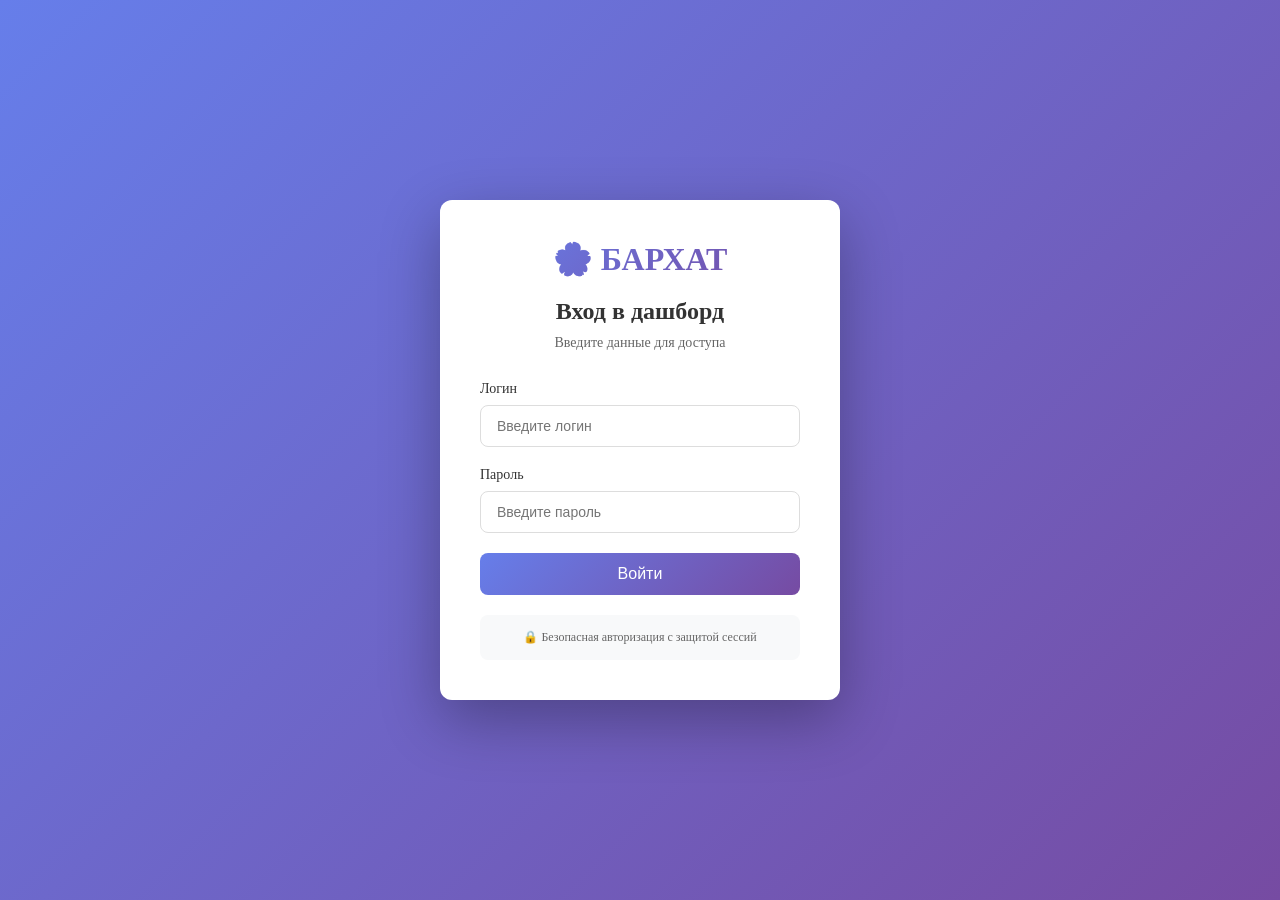
<file: src/dashboard/login.html>
<!DOCTYPE html>
<html lang="ru">
<head>
    <meta charset="UTF-8">
    <meta name="viewport" content="width=device-width, initial-scale=1.0">
    <title>Вход — БАРХАТ Дашборд</title>
    <link rel="stylesheet" href="styles.css">
    <style>
        .login-container {
            min-height: 100vh;
            display: flex;
            align-items: center;
            justify-content: center;
            background: linear-gradient(135deg, #667eea 0%, #764ba2 100%);
        }

        .login-box {
            background: white;
            border-radius: 12px;
            box-shadow: 0 20px 60px rgba(0,0,0,0.3);
            padding: 40px;
            max-width: 400px;
            width: 90%;
        }

        .login-header {
            text-align: center;
            margin-bottom: 30px;
        }

        .login-header h1 {
            font-size: 24px;
            color: #333;
            margin: 0 0 10px 0;
        }

        .login-header p {
            color: #666;
            font-size: 14px;
            margin: 0;
        }

        .form-group {
            margin-bottom: 20px;
        }

        .form-group label {
            display: block;
            margin-bottom: 8px;
            color: #333;
            font-weight: 500;
            font-size: 14px;
        }

        .form-group input {
            width: 100%;
            padding: 12px 16px;
            border: 1px solid #ddd;
            border-radius: 8px;
            font-size: 14px;
            transition: border-color 0.3s;
            box-sizing: border-box;
        }

        .form-group input:focus {
            outline: none;
            border-color: #667eea;
        }

        .login-btn {
            width: 100%;
            padding: 12px;
            background: linear-gradient(135deg, #667eea 0%, #764ba2 100%);
            color: white;
            border: none;
            border-radius: 8px;
            font-size: 16px;
            font-weight: 500;
            cursor: pointer;
            transition: transform 0.2s;
        }

        .login-btn:hover {
            transform: translateY(-2px);
        }

        .login-btn:disabled {
            opacity: 0.6;
            cursor: not-allowed;
            transform: none;
        }

        .error-message {
            background: #fee;
            border: 1px solid #fcc;
            border-radius: 8px;
            padding: 12px;
            margin-bottom: 20px;
            color: #c33;
            font-size: 14px;
            display: none;
        }

        .error-message.show {
            display: block;
        }

        .brand-logo {
            text-align: center;
            margin-bottom: 20px;
            font-size: 32px;
            font-weight: bold;
            background: linear-gradient(135deg, #667eea 0%, #764ba2 100%);
            -webkit-background-clip: text;
            -webkit-text-fill-color: transparent;
            background-clip: text;
        }

        .login-info {
            margin-top: 20px;
            padding: 15px;
            background: #f8f9fa;
            border-radius: 8px;
            font-size: 12px;
            color: #666;
            text-align: center;
        }
    </style>
</head>
<body>
    <div class="login-container">
        <div class="login-box">
            <div class="brand-logo">🌸 БАРХАТ</div>
            <div class="login-header">
                <h1>Вход в дашборд</h1>
                <p>Введите данные для доступа</p>
            </div>

            <div id="error" class="error-message"></div>

            <form id="loginForm">
                <div class="form-group">
                    <label for="username">Логин</label>
                    <input
                        type="text"
                        id="username"
                        name="username"
                        required
                        autocomplete="username"
                        placeholder="Введите логин"
                    >
                </div>

                <div class="form-group">
                    <label for="password">Пароль</label>
                    <input
                        type="password"
                        id="password"
                        name="password"
                        required
                        autocomplete="current-password"
                        placeholder="Введите пароль"
                    >
                </div>

                <button type="submit" class="login-btn" id="loginBtn">
                    Войти
                </button>
            </form>

            <div class="login-info">
                🔒 Безопасная авторизация с защитой сессий
            </div>
        </div>
    </div>

    <script>
        const form = document.getElementById('loginForm');
        const errorDiv = document.getElementById('error');
        const loginBtn = document.getElementById('loginBtn');

        /**
         * Куда уходить после входа: `?next=` или дашборд.
         *
         * Нужно ради приложения курьера: без этого вход всегда высаживал на
         * дашборд, и человек, открывший приложение с рабочего стола, попадал
         * на чужой для него экран и искал, как вернуться.
         *
         * ПУСКАЕМ ТОЛЬКО СВОЙ ПУТЬ. Значение приходит из адресной строки, то
         * есть его может подставить кто угодно ссылкой в мессенджере. Без
         * проверки это открытый редирект: человек вводит пароль на нашей
         * форме и уезжает на чужой сайт, уверенный, что он всё ещё у нас.
         *
         * РАЗБИРАЕМ ТЕМ ЖЕ ПАРСЕРОМ, ЧТО И БРАУЗЕР, а не проверяем начало
         * строки. Проверка вида «начинается с одного /, дальше не / и не \»
         * выглядит достаточной и обходится одним невидимым символом: парсер
         * адресов выбрасывает табы и переводы строк и приводит «\» к «/»,
         * поэтому `/<TAB>/чужой-домен` проходит её как «свой путь», а уезжает
         * на `//чужой-домен`. Сравнение origin после разбора видит ровно то,
         * по чему браузер потом и пойдёт.
         */
        function nextTarget() {
            let raw = '';
            try {
                raw = new URLSearchParams(window.location.search).get('next') || '';
            } catch (e) {
                return '/';
            }
            if (!raw) return '/';
            try {
                const url = new URL(raw, window.location.origin);
                if (url.origin !== window.location.origin) return '/';
                return url.pathname + url.search + url.hash;
            } catch (e) {
                return '/';
            }
        }

        form.addEventListener('submit', async (e) => {
            e.preventDefault();

            const username = document.getElementById('username').value.trim();
            const password = document.getElementById('password').value;

            if (!username || !password) {
                showError('Введите логин и пароль');
                return;
            }

            loginBtn.disabled = true;
            loginBtn.textContent = 'Вход...';

            try {
                const response = await fetch('/api/auth/login', {
                    method: 'POST',
                    headers: {
                        'Content-Type': 'application/json',
                    },
                    credentials: 'include',  // Важно для cookie сессии
                    body: JSON.stringify({ username, password })
                });

                const data = await response.json();

                if (response.ok) {
                    // Успешный вход — возвращаем туда, откуда пришли
                    window.location.href = nextTarget();
                } else {
                    showError(data.error || 'Ошибка авторизации');
                }
            } catch (error) {
                showError('Ошибка соединения с сервером');
                console.error('Login error:', error);
            } finally {
                loginBtn.disabled = false;
                loginBtn.textContent = 'Войти';
            }
        });

        function showError(message) {
            errorDiv.textContent = message;
            errorDiv.classList.add('show');
            setTimeout(() => {
                errorDiv.classList.remove('show');
            }, 5000);
        }

        // Enter key support
        document.getElementById('password').addEventListener('keypress', (e) => {
            if (e.key === 'Enter') {
                form.dispatchEvent(new Event('submit'));
            }
        });
    </script>
</body>
</html>
</file>
<file: src/dashboard/styles.css>
/**
 * Стили главного дашборда Бархат
 * Layout: боковое меню слева, контент справа
 * Использует бренд-токены из /brand/tokens.css
 */

/* === Сброс и базовые стили === */

* {
    box-sizing: border-box;
    margin: 0;
    padding: 0;
}

body {
    font-family: var(--font-body);
    color: var(--barkhat-gray-dark);
    background: #f8f4f8; /* Светло-розовый кремовый фон */
    min-height: 100vh;
    overflow-x: hidden;
}

/* === Контейнер дашборда === */

.dashboard-container {
    display: flex;
    min-height: 100vh;
}

/* === Боковое меню (левая колонка) === */

.sidebar {
    width: 240px;
    background: var(--barkhat-wine);
    flex-shrink: 0;
    display: flex;
    flex-direction: column;
    position: fixed;
    left: 0;
    top: 0;
    bottom: 0;
    overflow-y: auto;
}

.sidebar-header {
    padding: 20px 16px;
    border-bottom: 1px solid rgba(255, 255, 255, 0.1);
}

.logo {
    display: flex;
    align-items: center;
    gap: 10px;
    text-decoration: none;
}

.logo-icon {
    width: 36px;
    height: 36px;
    flex-shrink: 0;
}

.logo-icon svg {
    width: 100%;
    height: 100%;
}

.logo-text {
    font-family: var(--font-heading);
    font-size: 18px;
    font-weight: 600;
    color: var(--barkhat-white);
    letter-spacing: 0.04em;
}

/* Навигация в сайдбаре */

.sidebar-nav {
    padding: 16px 0;
    flex: 1;
}

.nav-section {
    margin-bottom: 24px;
}

.nav-section:last-child {
    margin-bottom: 0;
}

.nav-section-title {
    padding: 8px 16px;
    font-size: 11px;
    font-weight: 600;
    letter-spacing: 0.1em;
    text-transform: uppercase;
    color: rgba(255, 255, 255, 0.4);
}

.nav-item {
    display: flex;
    align-items: center;
    gap: 12px;
    padding: 10px 16px;
    color: rgba(255, 255, 255, 0.7);
    text-decoration: none;
    font-size: 14px;
    transition: all 0.15s ease;
    border-left: 3px solid transparent;
}

.nav-item:hover {
    color: var(--barkhat-white);
    background: rgba(255, 255, 255, 0.05);
}

.nav-item.active {
    color: var(--barkhat-white);
    background: rgba(255, 255, 255, 0.1);
    border-left-color: var(--barkhat-pink-bright);
}

.nav-item svg {
    width: 20px;
    height: 20px;
    flex-shrink: 0;
    opacity: 0.8;
}

.nav-item.active svg {
    opacity: 1;
}

/* === Основной контент (правая колонка) === */

.main-content {
    flex: 1;
    margin-left: 240px;
    padding: 32px 40px;
    max-width: 1400px;
}

/* Шапка контента */

.content-header {
    margin-bottom: 40px;
    display: flex;
    justify-content: space-between;
    align-items: flex-start;
}

.page-title {
    font-family: var(--font-heading);
    font-size: 36px;
    font-weight: 700;
    color: var(--barkhat-wine);
    margin: 0 0 4px 0;
    letter-spacing: 0.02em;
}

.page-subtitle {
    font-size: 16px;
    color: var(--barkhat-gray);
    font-style: italic;
    margin: 0;
}

/* === Страницы === */

.page {
    display: none;
}

.page.active {
    display: block;
}

/* === Секции === */

.section {
    margin-bottom: 48px;
}

.section:last-child {
    margin-bottom: 0;
}

.section-title {
    font-family: var(--font-body);
    font-size: 13px;
    font-weight: 600;
    letter-spacing: 0.15em;
    text-transform: uppercase;
    color: var(--barkhat-gray);
    margin: 0 0 16px 0;
}

.section-description {
    font-size: 14px;
    color: var(--barkhat-gray);
    margin: 0 0 24px 0;
    font-style: italic;
}

/* === Инструкция на странице модуля (свёрнутый блок) === */

.module-guide {
    background: var(--barkhat-white);
    border: 1px solid var(--barkhat-gray-light);
    border-radius: 12px;
    margin: 0 0 16px 0;
}

.module-guide-summary {
    cursor: pointer;
    padding: 14px 18px;
    font-family: var(--font-heading);
    font-size: 15px;
    color: var(--barkhat-wine);
    list-style: none;
    display: flex;
    align-items: center;
    gap: 8px;
}

.module-guide-summary::-webkit-details-marker {
    display: none;
}

.module-guide-summary::before {
    content: '';
    width: 8px;
    height: 8px;
    border-right: 1.75px solid var(--barkhat-pink-deep);
    border-bottom: 1.75px solid var(--barkhat-pink-deep);
    transform: rotate(-45deg);
    transition: transform 0.15s ease;
    flex-shrink: 0;
}

.module-guide[open] .module-guide-summary::before {
    transform: rotate(45deg);
}

.module-guide-body {
    padding: 0 18px 18px 18px;
    display: grid;
    gap: 18px;
}

.module-guide-title {
    font-family: var(--font-heading);
    font-size: 14px;
    color: var(--barkhat-wine);
    margin: 0 0 8px 0;
}

.module-guide-list {
    margin: 0;
    padding-left: 20px;
    font-size: 14px;
    line-height: 1.6;
    color: var(--barkhat-gray-dark);
}

.module-guide-note {
    font-size: 13px;
    line-height: 1.5;
    color: var(--barkhat-gray);
    margin: 8px 0 0 0;
}

.module-guide-note-warn {
    color: var(--barkhat-burgundy);
}

/* === Заглушка сводки === */

.summary-placeholder {
    background: rgba(255, 255, 255, 0.6);
    border: 1px solid var(--barkhat-pink-light);
    border-radius: 12px;
    padding: 40px;
    text-align: center;
    color: var(--barkhat-gray);
}

/* === Сетка метрик === */

.metrics-grid {
    display: grid;
    grid-template-columns: repeat(3, 1fr);
    gap: 20px;
}

/* Карточка метрики */

.metric-card {
    background: var(--barkhat-white);
    border: 1px solid var(--barkhat-pink-light);
    border-radius: 12px;
    padding: 24px;
    transition: all 0.2s ease;
}

.metric-card:hover {
    transform: translateY(-2px);
    box-shadow: 0 8px 24px rgba(65, 19, 48, 0.1);
}

.metric-icon {
    width: 48px;
    height: 48px;
    background: var(--barkhat-gradient);
    border-radius: 10px;
    display: flex;
    align-items: center;
    justify-content: center;
    color: var(--barkhat-wine);
    margin-bottom: 16px;
}

.metric-icon svg {
    width: 24px;
    height: 24px;
}

.metric-title {
    font-family: var(--font-heading);
    font-size: 16px;
    font-weight: 600;
    color: var(--barkhat-wine);
    margin: 0 0 8px 0;
    line-height: 1.3;
}

.metric-description {
    font-size: 13px;
    color: var(--barkhat-gray);
    line-height: 1.4;
    margin: 0 0 16px 0;
    min-height: 36px;
}

.metric-value {
    font-family: var(--font-heading);
    font-size: 28px;
    font-weight: 700;
    color: var(--barkhat-wine);
    margin: 0 0 8px 0;
}

.metric-source {
    font-size: 11px;
    color: var(--barkhat-gray);
    margin: 0;
    font-style: italic;
}

/* === Скроллбар для сайдбара === */

.sidebar::-webkit-scrollbar {
    width: 4px;
}

.sidebar::-webkit-scrollbar-track {
    background: rgba(255, 255, 255, 0.05);
}

.sidebar::-webkit-scrollbar-thumb {
    background: rgba(255, 255, 255, 0.2);
    border-radius: 2px;
}

.sidebar::-webkit-scrollbar-thumb:hover {
    background: rgba(255, 255, 255, 0.3);
}

/* === Адаптив === */

/* Гамбургер (по умолчанию скрыт, показывается в мобильном медиа-запросе ниже) */

.mobile-menu-toggle {
    display: none;
    position: fixed;
    top: 16px;
    left: 16px;
    width: 40px;
    height: 40px;
    background: var(--barkhat-wine);
    border: none;
    border-radius: 8px;
    align-items: center;
    justify-content: center;
    cursor: pointer;
    z-index: 1001;
}

.mobile-menu-toggle span {
    display: block;
    width: 20px;
    height: 2px;
    background: var(--barkhat-white);
    position: relative;
}

.mobile-menu-toggle span::before,
.mobile-menu-toggle span::after {
    content: '';
    position: absolute;
    width: 20px;
    height: 2px;
    background: var(--barkhat-white);
}

.mobile-menu-toggle span::before {
    top: -6px;
}

.mobile-menu-toggle span::after {
    bottom: -6px;
}

@media (max-width: 1200px) {
    .metrics-grid {
        grid-template-columns: repeat(2, 1fr);
    }
}

@media (max-width: 768px) {
    .sidebar {
        transform: translateX(-100%);
        transition: transform 0.3s ease;
        z-index: 1000;
    }

    .sidebar.open {
        transform: translateX(0);
    }

    .main-content {
        margin-left: 0;
        padding: 20px;
    }

    .page-title {
        font-size: 28px;
    }

    .metrics-grid {
        grid-template-columns: 1fr;
    }

    /* Гамбургер-меню для мобильных */
    .mobile-menu-toggle {
        display: flex;
    }
}

/* === Калькулятор букетов === */

.calculator-container {
    display: grid;
    grid-template-columns: 340px 1fr;
    gap: 24px;
}

.calculator-left,
.calculator-right {
    display: flex;
    flex-direction: column;
    gap: 20px;
}

/* Карточка (общий стиль, включая .card на странице «Пользователи») */

.card {
    background: var(--barkhat-white);
    border: 1px solid var(--barkhat-pink-light);
    border-radius: 12px;
    padding: 20px;
}

/* Карточка калькулятора */

.calculator-card {
    background: var(--barkhat-white);
    border: 1px solid var(--barkhat-pink-light);
    border-radius: 12px;
    padding: 20px;
}

.card-header {
    display: flex;
    justify-content: space-between;
    align-items: center;
    margin-bottom: 16px;
}

.card-title {
    font-family: var(--font-heading);
    font-size: 16px;
    font-weight: 600;
    color: var(--barkhat-wine);
    margin: 0 0 16px 0;
}

/* === Формы === */

.form-group {
    margin-bottom: 16px;
}

.form-label {
    display: block;
    font-size: 13px;
    font-weight: 500;
    color: var(--barkhat-gray-dark);
    margin-bottom: 6px;
}

.form-select,
.form-input {
    width: 100%;
    padding: 10px 12px;
    border: 1px solid var(--barkhat-pink-light);
    border-radius: 8px;
    font-family: var(--font-body);
    font-size: 14px;
    color: var(--barkhat-gray-dark);
    background: var(--barkhat-white);
    transition: border-color 0.15s ease;
}

.form-select:focus,
.form-input:focus {
    outline: none;
    border-color: var(--barkhat-wine);
}

.form-select::placeholder {
    color: var(--barkhat-gray);
}

.price-hint {
    font-size: 12px;
    color: var(--barkhat-gray);
    margin-top: 4px;
    font-style: italic;
}

.quantity-input-wrapper {
    display: flex;
    align-items: center;
    gap: 8px;
}

.quantity-input-wrapper .form-input {
    flex: 1;
}

.quantity-unit {
    font-size: 13px;
    color: var(--barkhat-gray);
    white-space: nowrap;
}

.quantity-info {
    font-size: 12px;
    color: var(--barkhat-gray);
    margin-top: 6px;
    white-space: pre-line;
    line-height: 1.4;
}

/* === Кнопки === */

.btn {
    display: inline-flex;
    align-items: center;
    justify-content: center;
    gap: 8px;
    padding: 10px 16px;
    border: none;
    border-radius: 8px;
    font-family: var(--font-body);
    font-size: 14px;
    font-weight: 500;
    cursor: pointer;
    transition: all 0.15s ease;
    text-decoration: none;
}

.btn:disabled {
    opacity: 0.5;
    cursor: not-allowed;
}

.btn-primary {
    background: var(--barkhat-wine);
    color: var(--barkhat-white);
}

.btn-primary:hover:not(:disabled) {
    background: var(--barkhat-wine-dark);
    transform: translateY(-1px);
}

.btn-secondary {
    background: var(--barkhat-pink-light);
    color: var(--barkhat-wine);
}

.btn-secondary:hover:not(:disabled) {
    background: var(--barkhat-pink);
}

.btn-success {
    background: #4CAF50;
    color: var(--barkhat-white);
}

.btn-success:hover:not(:disabled) {
    background: #45a049;
}

.btn-danger {
    background: #f44336;
    color: var(--barkhat-white);
}

.btn-danger:hover:not(:disabled) {
    background: #da190b;
}

.btn-link {
    background: transparent;
    color: var(--barkhat-gray);
    padding: 4px 8px;
}

.btn-link:hover {
    color: var(--barkhat-wine);
}

.btn-sm {
    padding: 6px 10px;
    font-size: 13px;
}

.btn-accent {
    background: var(--barkhat-pink);
    color: var(--barkhat-wine);
    font-weight: 600;
}

.btn-accent:hover:not(:disabled) {
    background: var(--barkhat-pink-bright);
}

.btn-accent:disabled {
    opacity: 0.6;
    cursor: not-allowed;
}

.btn svg {
    width: 16px;
    height: 16px;
}

.hidden {
    display: none !important;
}

/* Статус обновления */
.update-status {
    padding: 8px 12px;
    border-radius: 6px;
    font-size: 13px;
    margin-left: auto;
}

.update-status.success {
    background: #d4edda;
    color: #155724;
}

.update-status.error {
    background: #f8d7da;
    color: #721c24;
}

.update-status:not(.success):not(.error) {
    background: #d1ecf1;
    color: #0c5460;
}

/* === Состав букета === */

.bouquet-items {
    max-height: 400px;
    overflow-y: auto;
    margin-bottom: 20px;
}

.bouquet-item {
    display: grid;
    grid-template-columns: 1fr auto auto auto;
    gap: 12px;
    align-items: center;
    padding: 12px;
    border: 1px solid var(--barkhat-pink-light);
    border-radius: 8px;
    margin-bottom: 8px;
    background: rgba(232, 180, 184, 0.05);
}

.bouquet-item-info {
    min-width: 0;
}

.bouquet-item-name {
    font-weight: 500;
    color: var(--barkhat-gray-dark);
    margin-bottom: 2px;
}

.bouquet-item-category {
    font-size: 12px;
    color: var(--barkhat-gray);
}

.bouquet-item-quantity {
    display: flex;
    align-items: center;
    gap: 4px;
}

.quantity-btn {
    width: 24px;
    height: 24px;
    border: 1px solid var(--barkhat-pink-light);
    background: var(--barkhat-white);
    border-radius: 4px;
    cursor: pointer;
    font-size: 14px;
    color: var(--barkhat-wine);
    display: flex;
    align-items: center;
    justify-content: center;
    transition: all 0.15s ease;
}

.quantity-btn:hover {
    background: var(--barkhat-pink-light);
}

.quantity-input-small {
    width: 50px;
    padding: 4px 8px;
    border: 1px solid var(--barkhat-pink-light);
    border-radius: 4px;
    text-align: center;
    font-size: 14px;
    font-family: var(--font-body);
}

.bouquet-item-price {
    font-weight: 600;
    color: var(--barkhat-wine);
    min-width: 80px;
    text-align: right;
}

.bouquet-item-remove {
    width: 32px;
    height: 32px;
    border: none;
    background: transparent;
    color: var(--barkhat-gray);
    cursor: pointer;
    border-radius: 4px;
    display: flex;
    align-items: center;
    justify-content: center;
    transition: all 0.15s ease;
}

.bouquet-item-remove:hover {
    background: #ffebee;
    color: #f44336;
}

/* === Сводка по букету === */

.bouquet-summary {
    border-top: 1px solid var(--barkhat-pink-light);
    padding-top: 16px;
}

.summary-row {
    display: flex;
    justify-content: space-between;
    font-size: 14px;
    margin-bottom: 8px;
}

.summary-row span:first-child {
    color: var(--barkhat-gray);
}

.summary-row span:last-child {
    font-weight: 500;
    color: var(--barkhat-gray-dark);
}

.summary-divider {
    height: 1px;
    background: var(--barkhat-pink-light);
    margin: 8px 0;
}

.summary-total {
    font-size: 18px;
}

.summary-total span:last-child {
    font-weight: 700;
    color: var(--barkhat-wine);
    font-size: 24px;
}

.summary-note {
    font-size: 11px;
    color: var(--barkhat-gray);
    text-align: right;
    margin-top: 4px;
    font-style: italic;
}

/* === Сохранённые рецепты === */

.saved-recipes-list {
    max-height: 250px;
    overflow-y: auto;
    margin-bottom: 12px;
}

.recipe-item {
    display: flex;
    justify-content: space-between;
    align-items: center;
    padding: 10px 12px;
    border: 1px solid var(--barkhat-pink-light);
    border-radius: 6px;
    margin-bottom: 8px;
    background: rgba(232, 180, 184, 0.05);
}

.recipe-info {
    min-width: 0;
    flex: 1;
}

.recipe-name {
    font-weight: 500;
    color: var(--barkhat-gray-dark);
    margin-bottom: 2px;
}

.recipe-meta {
    font-size: 12px;
    color: var(--barkhat-gray);
}

.recipe-actions {
    display: flex;
    gap: 4px;
}

.recipe-actions .btn {
    padding: 4px 8px;
}

.recipe-actions .btn svg {
    width: 14px;
    height: 14px;
}

/* === Empty state === */

.empty-state {
    text-align: center;
    color: var(--barkhat-gray);
    font-size: 14px;
    padding: 20px;
    font-style: italic;
}

/* === Адаптив калькулятора === */

@media (max-width: 900px) {
    .calculator-container {
        grid-template-columns: 1fr;
    }

    .calculator-left {
        order: 2;
    }

    .calculator-right {
        order: 1;
    }
}

@media (max-width: 600px) {
    .bouquet-item {
        grid-template-columns: 1fr auto;
        gap: 8px;
    }

    .bouquet-item-price {
        grid-column: 2;
        text-align: right;
    }

    .bouquet-item-remove {
        grid-column: 1;
        justify-self: start;
    }

    .calculator-card {
        padding: 16px;
    }
}

/* === Админка прайс-листа === */

.admin-card {
    border-color: var(--barkhat-wine);
    background: linear-gradient(135deg, rgba(199, 125, 130, 0.05) 0%, rgba(232, 180, 184, 0.1) 100%);
}

.admin-note {
    font-size: 13px;
    color: var(--barkhat-gray);
    margin-bottom: 12px;
    font-style: italic;
}

/* === Модальное окно === */

.modal {
    display: none;
    position: fixed;
    top: 0;
    left: 0;
    right: 0;
    bottom: 0;
    z-index: 2000;
}

.modal.active {
    display: flex;
    align-items: center;
    justify-content: center;
}

.modal-overlay {
    position: absolute;
    top: 0;
    left: 0;
    right: 0;
    bottom: 0;
    background: rgba(41, 13, 28, 0.7);
    backdrop-filter: blur(2px);
}

.modal-content {
    position: relative;
    width: 90%;
    max-width: 800px;
    max-height: 90vh;
    margin: 5vh auto;
    background: var(--barkhat-white);
    border-radius: 16px;
    box-shadow: 0 20px 60px rgba(41, 13, 28, 0.3);
    display: flex;
    flex-direction: column;
    overflow: hidden;
}

.modal-header {
    display: flex;
    justify-content: space-between;
    align-items: center;
    padding: 20px 24px;
    border-bottom: 1px solid var(--barkhat-pink-light);
    background: linear-gradient(135deg, var(--barkhat-pink-light) 0%, rgba(232, 180, 184, 0.3) 100%);
}

.modal-title {
    font-family: var(--font-heading);
    font-size: 20px;
    font-weight: 600;
    color: var(--barkhat-wine);
    margin: 0;
}

.modal-close-btn {
    width: 36px;
    height: 36px;
    border: none;
    background: rgba(255, 255, 255, 0.5);
    border-radius: 8px;
    cursor: pointer;
    display: flex;
    align-items: center;
    justify-content: center;
    color: var(--barkhat-wine);
    transition: all 0.15s ease;
}

.modal-close-btn:hover {
    background: var(--barkhat-white);
    transform: scale(1.05);
}

.modal-body {
    flex: 1;
    overflow-y: auto;
    padding: 24px;
}

.modal-footer {
    display: flex;
    gap: 12px;
    padding: 16px 24px;
    border-top: 1px solid var(--barkhat-pink-light);
    background: rgba(232, 180, 184, 0.05);
    flex-wrap: wrap;
}

.modal-footer .btn {
    flex: 1;
    min-width: 150px;
}

/* === Табы категорий === */

.admin-tabs {
    display: flex;
    gap: 4px;
    margin-bottom: 20px;
    flex-wrap: wrap;
}

.admin-tab {
    padding: 8px 16px;
    border: 1px solid var(--barkhat-pink-light);
    background: var(--barkhat-white);
    border-radius: 8px;
    font-size: 13px;
    font-weight: 500;
    color: var(--barkhat-gray-dark);
    cursor: pointer;
    transition: all 0.15s ease;
}

.admin-tab:hover {
    background: var(--barkhat-pink-light);
}

.admin-tab.active {
    background: var(--barkhat-wine);
    color: var(--barkhat-white);
    border-color: var(--barkhat-wine);
}

/* === Список товаров в админке === */

.admin-items-list {
    margin-bottom: 24px;
    max-height: 400px;
    overflow-y: auto;
}

.admin-item {
    display: grid;
    grid-template-columns: 1fr auto auto auto;
    gap: 12px;
    align-items: center;
    padding: 12px;
    border: 1px solid var(--barkhat-pink-light);
    border-radius: 8px;
    margin-bottom: 8px;
    background: rgba(232, 180, 184, 0.03);
}

.admin-item-name {
    font-weight: 500;
    color: var(--barkhat-gray-dark);
}

.admin-item-price {
    width: 100px;
    padding: 6px 10px;
    border: 1px solid var(--barkhat-pink-light);
    border-radius: 6px;
    font-size: 14px;
    text-align: right;
    font-family: var(--font-body);
}

.admin-item-price:focus {
    outline: none;
    border-color: var(--barkhat-wine);
    background: var(--barkhat-white);
}

.admin-item-save {
    padding: 6px 12px;
    font-size: 12px;
}

.admin-item-delete {
    width: 32px;
    height: 32px;
    border: none;
    background: transparent;
    color: var(--barkhat-gray);
    cursor: pointer;
    border-radius: 4px;
    display: flex;
    align-items: center;
    justify-content: center;
    transition: all 0.15s ease;
}

.admin-item-delete:hover {
    background: #ffebee;
    color: #f44336;
}

.admin-item-delete svg {
    width: 16px;
    height: 16px;
}

/* === Добавление нового товара === */

.admin-add-item {
    padding: 16px;
    background: rgba(232, 180, 184, 0.1);
    border-radius: 8px;
    border: 1px dashed var(--barkhat-pink-light);
}

.admin-add-title {
    font-size: 14px;
    font-weight: 600;
    color: var(--barkhat-wine);
    margin: 0 0 12px 0;
}

.admin-add-form {
    display: flex;
    gap: 8px;
    flex-wrap: wrap;
}

.admin-add-form .form-input {
    flex: 1;
    min-width: 120px;
}

/* === Проверка пароля === */

.password-modal .modal-content {
    max-width: 400px;
}

.password-input-group {
    margin-bottom: 20px;
}

.password-input {
    width: 100%;
    padding: 12px 16px;
    border: 1px solid var(--barkhat-pink-light);
    border-radius: 8px;
    font-size: 16px;
    font-family: var(--font-body);
}

.password-input:focus {
    outline: none;
    border-color: var(--barkhat-wine);
}

.password-error {
    color: #f44336;
    font-size: 13px;
    margin-top: 8px;
    display: none;
}

.password-error.visible {
    display: block;
}

/* === Адаптив модального окна === */

@media (max-width: 768px) {
    .modal-content {
        width: 95%;
        margin: 2.5vh auto;
        max-height: 95vh;
    }

    .modal-header,
    .modal-body,
    .modal-footer {
        padding: 16px;
    }

    .modal-footer {
        flex-direction: column;
    }

    .modal-footer .btn {
        width: 100%;
    }

    .admin-item {
        grid-template-columns: 1fr;
        gap: 8px;
    }

    .admin-item-price,
    .admin-item-save,
    .admin-item-delete {
        width: 100%;
        justify-self: start;
    }

    .admin-tabs {
        flex-wrap: wrap;
    }

    .admin-tab {
        flex: 1;
        min-width: 80px;
        text-align: center;
    }
}

/* === User info в шапке === */

.user-info {
    display: flex;
    align-items: center;
    gap: 16px;
    padding: 12px 16px;
    background: var(--barkhat-cream);
    border-radius: 8px;
    box-shadow: 0 2px 8px rgba(199, 125, 130, 0.1);
}

.user-name {
    font-family: var(--font-body);
    font-size: 14px;
    font-weight: 500;
    color: var(--barkhat-wine);
}

.user-role {
    font-size: 12px;
    color: var(--barkhat-gray);
    padding: 2px 8px;
    background: rgba(199, 125, 130, 0.1);
    border-radius: 4px;
}

.logout-btn {
    width: 36px;
    height: 36px;
    border: none;
    background: var(--barkhat-wine);
    color: white;
    border-radius: 6px;
    cursor: pointer;
    display: flex;
    align-items: center;
    justify-content: center;
    transition: all 0.2s;
}

.logout-btn:hover {
    background: var(--barkhat-burgundy);
    transform: translateY(-2px);
    box-shadow: 0 4px 12px rgba(199, 125, 130, 0.3);
}

.logout-btn:active {
    transform: translateY(0);
}

/* === Карточки пользователей === */

.users-list {
    display: flex;
    flex-direction: column;
    gap: 12px;
}

.user-card {
    background: var(--barkhat-white);
    border: 1px solid var(--barkhat-pink-light);
    border-radius: 12px;
    padding: 16px;
    transition: all 0.2s ease;
}

.user-card:hover {
    box-shadow: 0 4px 12px rgba(199, 125, 130, 0.1);
    border-color: var(--barkhat-pink);
}

.user-card-header {
    display: flex;
    justify-content: space-between;
    align-items: center;
    gap: 16px;
}

.user-card-info {
    display: flex;
    align-items: center;
    gap: 12px;
    min-width: 0;
    flex: 1;
}

.user-card-avatar {
    width: 48px;
    height: 48px;
    background: var(--barkhat-gradient);
    border-radius: 50%;
    display: flex;
    align-items: center;
    justify-content: center;
    color: var(--barkhat-wine);
    flex-shrink: 0;
}

.user-card-avatar svg {
    width: 24px;
    height: 24px;
}

.user-card-name {
    font-weight: 600;
    color: var(--barkhat-gray-dark);
    margin-bottom: 4px;
}

.user-card-meta {
    display: flex;
    align-items: center;
    gap: 8px;
    flex-wrap: wrap;
}

.user-card-actions {
    display: flex;
    gap: 8px;
    flex-shrink: 0;
}

.user-card-footer {
    margin-top: 12px;
    padding-top: 12px;
    border-top: 1px solid rgba(232, 180, 184, 0.3);
}

.user-card-date {
    font-size: 12px;
    color: var(--barkhat-gray);
    font-style: italic;
}

/* === Бейджи === */

.role-badge {
    font-size: 12px;
    font-weight: 500;
    color: var(--barkhat-wine);
    background: var(--barkhat-pink-light);
    padding: 2px 8px;
    border-radius: 4px;
}

.status-badge {
    font-size: 11px;
    font-weight: 500;
    padding: 2px 8px;
    border-radius: 4px;
}

.status-active {
    background: #d4edda;
    color: #155724;
}

.status-inactive {
    background: #f8d7da;
    color: #721c24;
}

.status-idea {
    background: #e2e3e5;
    color: #383d41;
}

.status-in-progress {
    background: #fff3cd;
    color: #856404;
}

.status-done {
    background: #d4edda;
    color: #155724;
}

/* === Задачи (раздел дашборда) === */

.task-card {
    border: 1px solid var(--barkhat-pink-light);
    border-radius: 8px;
    padding: 16px;
    margin-bottom: 12px;
    background: rgba(232, 180, 184, 0.03);
}

.task-card-header {
    display: flex;
    align-items: center;
    gap: 12px;
    flex-wrap: wrap;
}

.task-card-title {
    flex: 1;
    margin: 0;
    font-size: 16px;
    color: var(--barkhat-gray-dark);
}

.task-card-actions {
    display: flex;
    align-items: center;
    gap: 8px;
}

.task-status-select {
    padding: 4px 8px;
    border: 1px solid var(--barkhat-pink-light);
    border-radius: 6px;
    font-size: 12px;
    font-family: var(--font-body);
}

.task-card-description,
.task-card-notes {
    margin: 8px 0 0;
    font-size: 13px;
    color: var(--barkhat-gray);
    line-height: 1.5;
}

/* === Кнопка предупреждения === */

.btn-warning {
    background: #ff9800;
    color: var(--barkhat-white);
}

.btn-warning:hover:not(:disabled) {
    background: #f57c00;
}

/* === Ошибки === */

.error-state {
    text-align: center;
    padding: 40px 20px;
    color: var(--barkhat-gray);
}

.error-state p {
    margin-bottom: 16px;
}

/* === Анимация уведомлений === */

@keyframes slideIn {
    from {
        transform: translateY(20px);
        opacity: 0;
    }
    to {
        transform: translateY(0);
        opacity: 1;
    }
}

.notification {
    animation: slideIn 0.3s ease;
}

.notification-success {
    background: var(--barkhat-success, #4CAF50);
}

/* === Form hints === */

.form-hint {
    font-size: 12px;
    color: var(--barkhat-gray);
    margin-top: 4px;
    font-style: italic;
}

/* === Модули чекбоксы === */

.modules-checkboxes {
    display: grid;
    grid-template-columns: repeat(2, 1fr);
    gap: 8px;
    margin-top: 8px;
}

.module-checkbox {
    display: flex;
    align-items: center;
    gap: 8px;
    padding: 8px 12px;
    background: var(--barkhat-gray-light);
    border-radius: 6px;
    cursor: pointer;
    transition: background-color 0.2s;
}

.module-checkbox:hover {
    background: #e8e0e8;
}

.module-checkbox input[type="checkbox"] {
    width: 16px;
    height: 16px;
    cursor: pointer;
}

.module-checkbox span {
    font-size: 13px;
    color: var(--barkhat-gray-dark);
}

/* === Permissions в карточке пользователя === */

.user-card-permissions {
    display: flex;
    align-items: center;
    gap: 4px;
    margin-top: 4px;
    font-size: 12px;
    color: var(--barkhat-gray);
    max-width: 100%;
    overflow: hidden;
    text-overflow: ellipsis;
    white-space: nowrap;
}

.user-card-permissions svg {
    flex-shrink: 0;
    opacity: 0.6;
}

.user-card-permissions span {
    overflow: hidden;
    text-overflow: ellipsis;
}

/* === Embed-режим (внутри iframe портала БАРХАТ Пульс) ===
   Класс embed-mode ставит сервер на <html> (см. _serve_dashboard_shell
   в src/pyrus/server.py) для SSO-сессий и для ?embed=1. Убираем свою
   навигацию и шапку: внутри рамки навигация между отчётами живёт в меню
   Пульса, а наш сайдбар её дублирует. Остаётся только сам отчёт. */

.embed-mode .sidebar,
.embed-mode .content-header,
.embed-mode .mobile-menu-toggle {
    display: none !important;
}

.embed-mode .main-content {
    margin-left: 0;
    padding: 20px 24px;
    max-width: none;
}

.embed-mode .dashboard-container {
    min-height: 0;
}

@media (max-width: 768px) {
    .embed-mode .main-content {
        padding: 16px;
    }
}

/* === Кассовые смены ===
   Карточки страницы идут одна за другой внутри .section, а у .card /
   .calculator-card своих внешних отступов нет — без этого правила таблицы
   слипаются в одну сплошную простыню. margin-top (а не bottom): скрытые
   карточки (display:none, напр. «Открытые смены» у флориста) отступ не
   оставляют, и снизу секции не появляется лишнего хвоста. */

.page[data-page="cash_shifts"] .section > .card,
.page[data-page="cash_shifts"] .section > .calculator-card {
    margin-top: 24px;
}

/* === KPI-плитки (DESIGN-SPEC §5) ===
   Класс .bx-kpi стоял в разметке ABC-анализа и «Качества», но в CSS его не было
   вообще — плитки выпадали в вертикальный столбик из голых карточек без сетки,
   подписей и типографики. */

.bx-kpi {
    display: grid;
    grid-template-columns: repeat(auto-fit, minmax(200px, 1fr));
    gap: 16px;
}

.bx-kpi .card {
    background: var(--bx-white);
    border: 1px solid var(--bx-border);
    border-radius: var(--bx-r-2xl);
    padding: 18px 20px;
}

.bx-kpi .label {
    font-size: 12px;
    font-weight: 500;
    letter-spacing: 0.02em;
    color: var(--bx-text-2);
    margin-bottom: 8px;
}

.bx-kpi .value {
    font-family: var(--bx-font-head);
    font-size: 28px;
    font-weight: 700;
    line-height: 1.15;
    color: var(--bx-wine);
}

/* === ABC-анализ === */

/* Карточки страницы — по спеке: белые, граница --bx-border, радиус 16px
   (общие .card / .calculator-card дашборда пока на 12px и розовой границе;
   переопределяем точечно, только для нового модуля) */

.page[data-page="abc_analysis"] .section > .card,
.page[data-page="abc_analysis"] .section > .calculator-card {
    margin-top: 24px;
    border: 1px solid var(--bx-border);
    border-radius: var(--bx-r-2xl);
}

.page[data-page="abc_analysis"] .card-title {
    font-family: var(--bx-font-head);
    color: var(--bx-wine);
}

/* Классы A / B / C. Цвета — из палитры спеки: A = «хорошо» (--bx-up),
   B = фирменный розовый, C = вторичный текст. Заливка задаётся здесь, а не
   восьмизначным hex с альфой, склеенным в JS. */

.abc-badge {
    display: inline-block;
    min-width: 22px;
    text-align: center;
    font-size: 11px;
    font-weight: 600;
    padding: 2px 8px;
    border-radius: var(--bx-r-sm);
}

.abc-badge--a { background: #e3f2e9; color: var(--bx-up); }
.abc-badge--b { background: var(--bx-pink-wash); color: var(--bx-pink-deep); }
.abc-badge--c { background: #efeaef; color: var(--bx-text-2); }

/* Числовые колонки таблицы — вправо, моноширинные цифры, чтобы разряды
   выстраивались столбиком (DESIGN-SPEC §6, таблицы) */

.page[data-page="abc_analysis"] td.num,
.page[data-page="abc_analysis"] th.num {
    text-align: right;
    font-variant-numeric: tabular-nums;
}

.abc-empty {
    text-align: center;
    color: var(--bx-text-2);
    padding: 20px;
}

.abc-error {
    text-align: center;
    color: var(--bx-down);
    padding: 20px;
}

.abc-freshness {
    margin-top: 10px;
    font-size: 12px;
    color: var(--bx-text-2);
}

.abc-freshness:empty {
    display: none;
}

/* === Качество сборки === */

/* Страница приведена к DESIGN-SPEC теми же точечными переопределениями, что и
   ABC-анализ: общие .card / .calculator-card дашборда пока на 12px и розовой
   границе, спека требует 16px и --bx-border. Трогаем только эту страницу —
   переписывать весь старый дашборд отдельная задача. */

.page[data-page="quality"] .section > .card,
.page[data-page="quality"] .section > .calculator-card {
    border: 1px solid var(--bx-border);
    border-radius: var(--bx-r-2xl);
}

.page[data-page="quality"] .card-title {
    font-family: var(--bx-font-head);
    color: var(--bx-wine);
}

/* Числовые колонки — вправо и моноширинными цифрами, чтобы разряды
   выстраивались столбиком (DESIGN-SPEC §6) */

.page[data-page="quality"] td.num,
.page[data-page="quality"] th.num {
    text-align: right;
    font-variant-numeric: tabular-nums;
}

.quality-empty {
    text-align: center;
    color: var(--bx-text-2);
    padding: 20px;
}

.quality-error {
    text-align: center;
    color: var(--bx-down);
    padding: 20px;
}

/* Вид заказа, который салон за период ни разу не собирал — приглушаем,
   но из таблицы не убираем: отсутствие тоже информация */
.quality-empty-row {
    color: var(--bx-text-2);
}

/* Разбор по салонам.
   Блок текстовых выводов: белые карточки, винные заголовки Vollkorn,
   тренды стрелками ▲ ▼ и цветными пилюлями, без эмодзи. */

.bx-assess {
    display: grid;
    gap: 12px;
}

.bx-assess__caption {
    color: var(--bx-muted);
    font-size: 12px;
    margin: 2px 0 12px;
}

.bx-assess__item {
    border: 1px solid var(--bx-border);
    border-radius: var(--bx-r-xl);
    padding: 14px 16px;
    /* Полоска слева кодирует уровень: сразу видно, за какие салоны браться */
    border-left: 3px solid var(--bx-pink);
}

.bx-assess__item--good { border-left-color: var(--bx-up); }
.bx-assess__item--bad  { border-left-color: var(--bx-down); }
.bx-assess__item--weak { border-left-color: var(--bx-border); }

.bx-assess__head {
    display: flex;
    align-items: baseline;
    flex-wrap: wrap;
    gap: 10px;
    margin-bottom: 6px;
}

.bx-assess__salon {
    font-family: var(--bx-font-head);
    font-weight: 600;
    font-size: 15px;
    color: var(--bx-wine);
}

.bx-assess__value {
    font-weight: 700;
    font-size: 15px;
    color: var(--bx-wine);
    font-variant-numeric: tabular-nums lining-nums;
}

.bx-assess__delta {
    font-size: 12.5px;
    font-weight: 600;
    font-variant-numeric: tabular-nums lining-nums;
}

.bx-assess__delta--up   { color: var(--bx-up); }
.bx-assess__delta--down { color: var(--bx-down); }
.bx-assess__delta--flat { color: var(--bx-muted); }

.bx-assess__count {
    font-size: 12px;
    color: var(--bx-muted);
    margin-left: auto;
}

.bx-assess__text {
    font-size: 13.5px;
    line-height: 1.55;
    color: var(--bx-text);
    margin: 0 0 10px;
}

.bx-assess__tags {
    display: flex;
    flex-wrap: wrap;
    gap: 6px;
}

.bx-badge {
    display: inline-block;
    border-radius: 9999px;
    padding: 2px 10px;
    font-size: 11px;
    font-weight: 500;
    white-space: nowrap;
}

.bx-badge--good {
    background: #ecfdf5;
    color: #047857;
    border: 1px solid #a7f3d0;
}

.bx-badge--bad {
    background: #fffbeb;
    color: #b45309;
    border: 1px solid #fde68a;
}

/* Нейтральный бейдж (DESIGN-SPEC §6): пометка без оценки — например,
   «Служба» у курьера-агрегатора в отчёте по оплате курьерам */
.bx-badge--muted {
    background: rgba(0, 0, 0, 0.05);
    color: var(--bx-text-2, #6F6F6F);
}

/* Общий срез по сети — под списком салонов, мелким кеглем */
.bx-assess__network {
    margin-top: 4px;
    padding-top: 12px;
    border-top: 1px solid var(--bx-border);
    font-size: 12.5px;
    color: var(--bx-text-2);
    line-height: 1.6;
}
</file>
